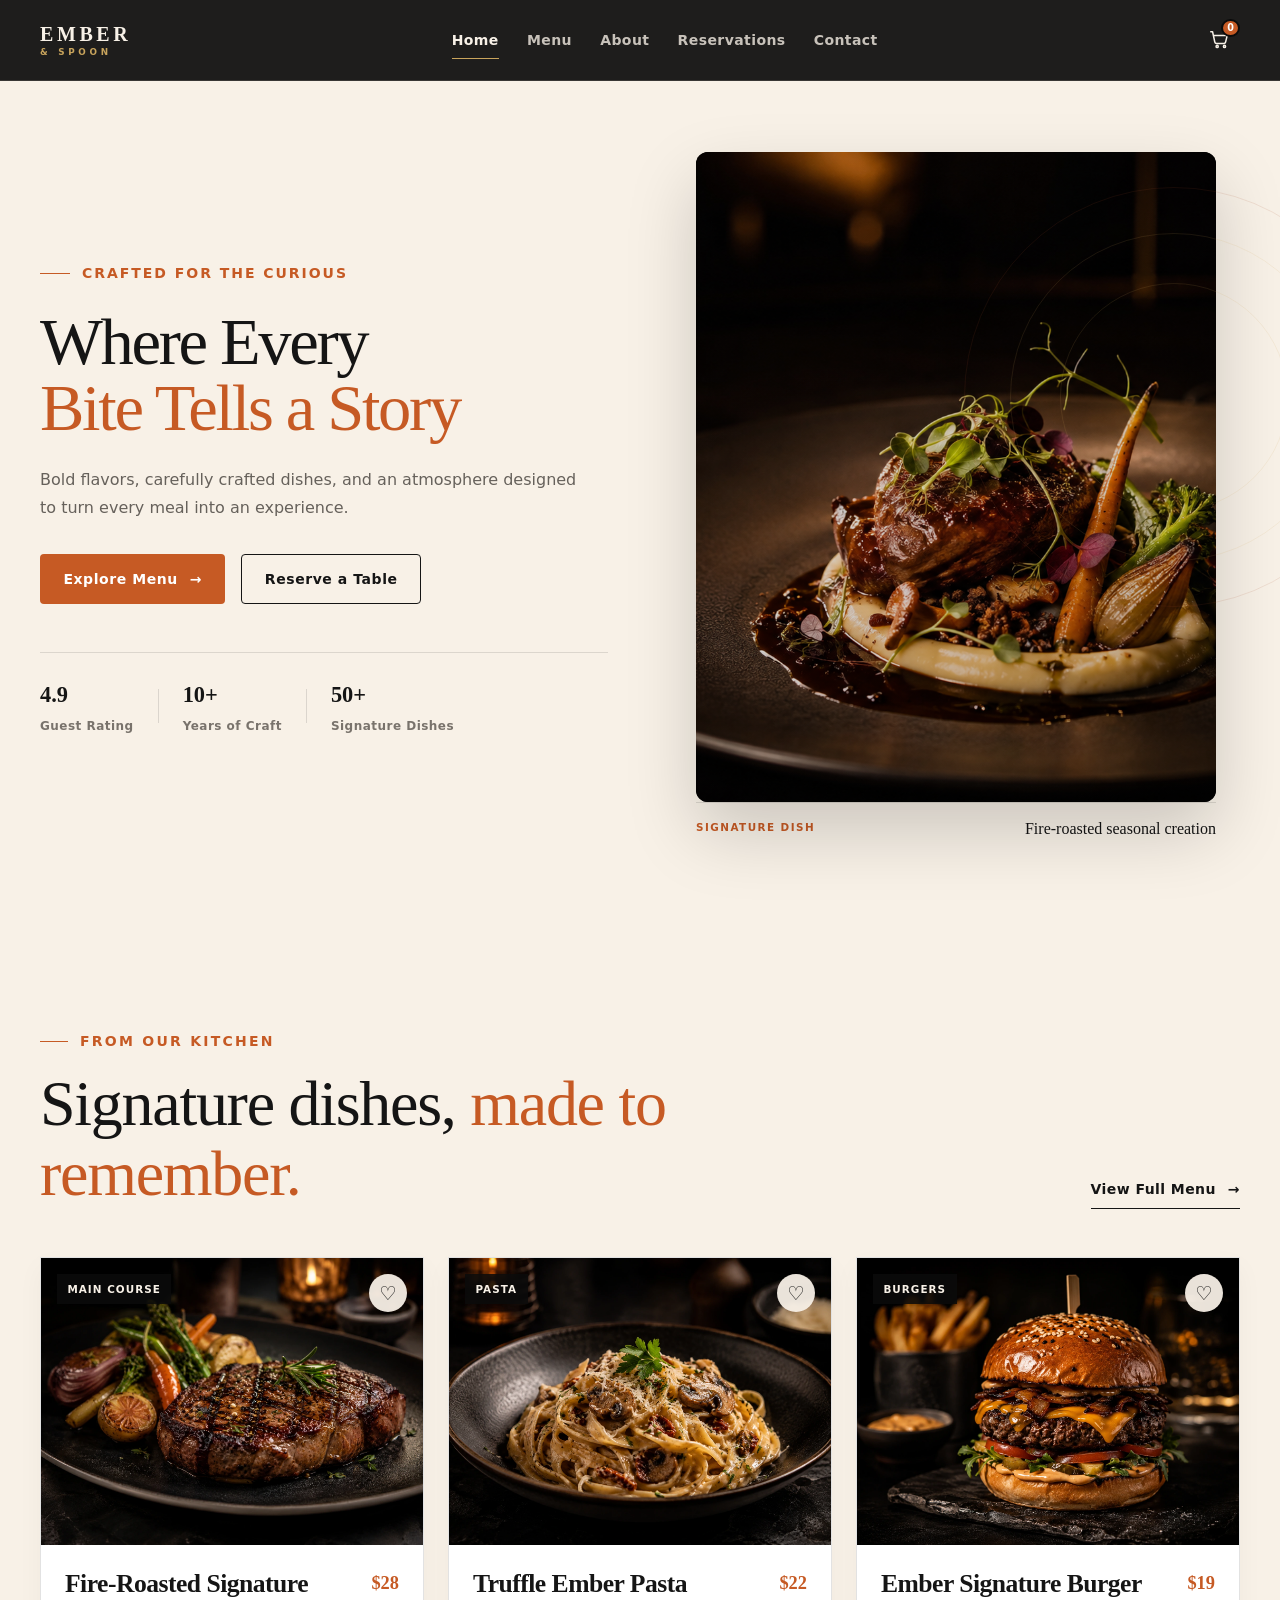
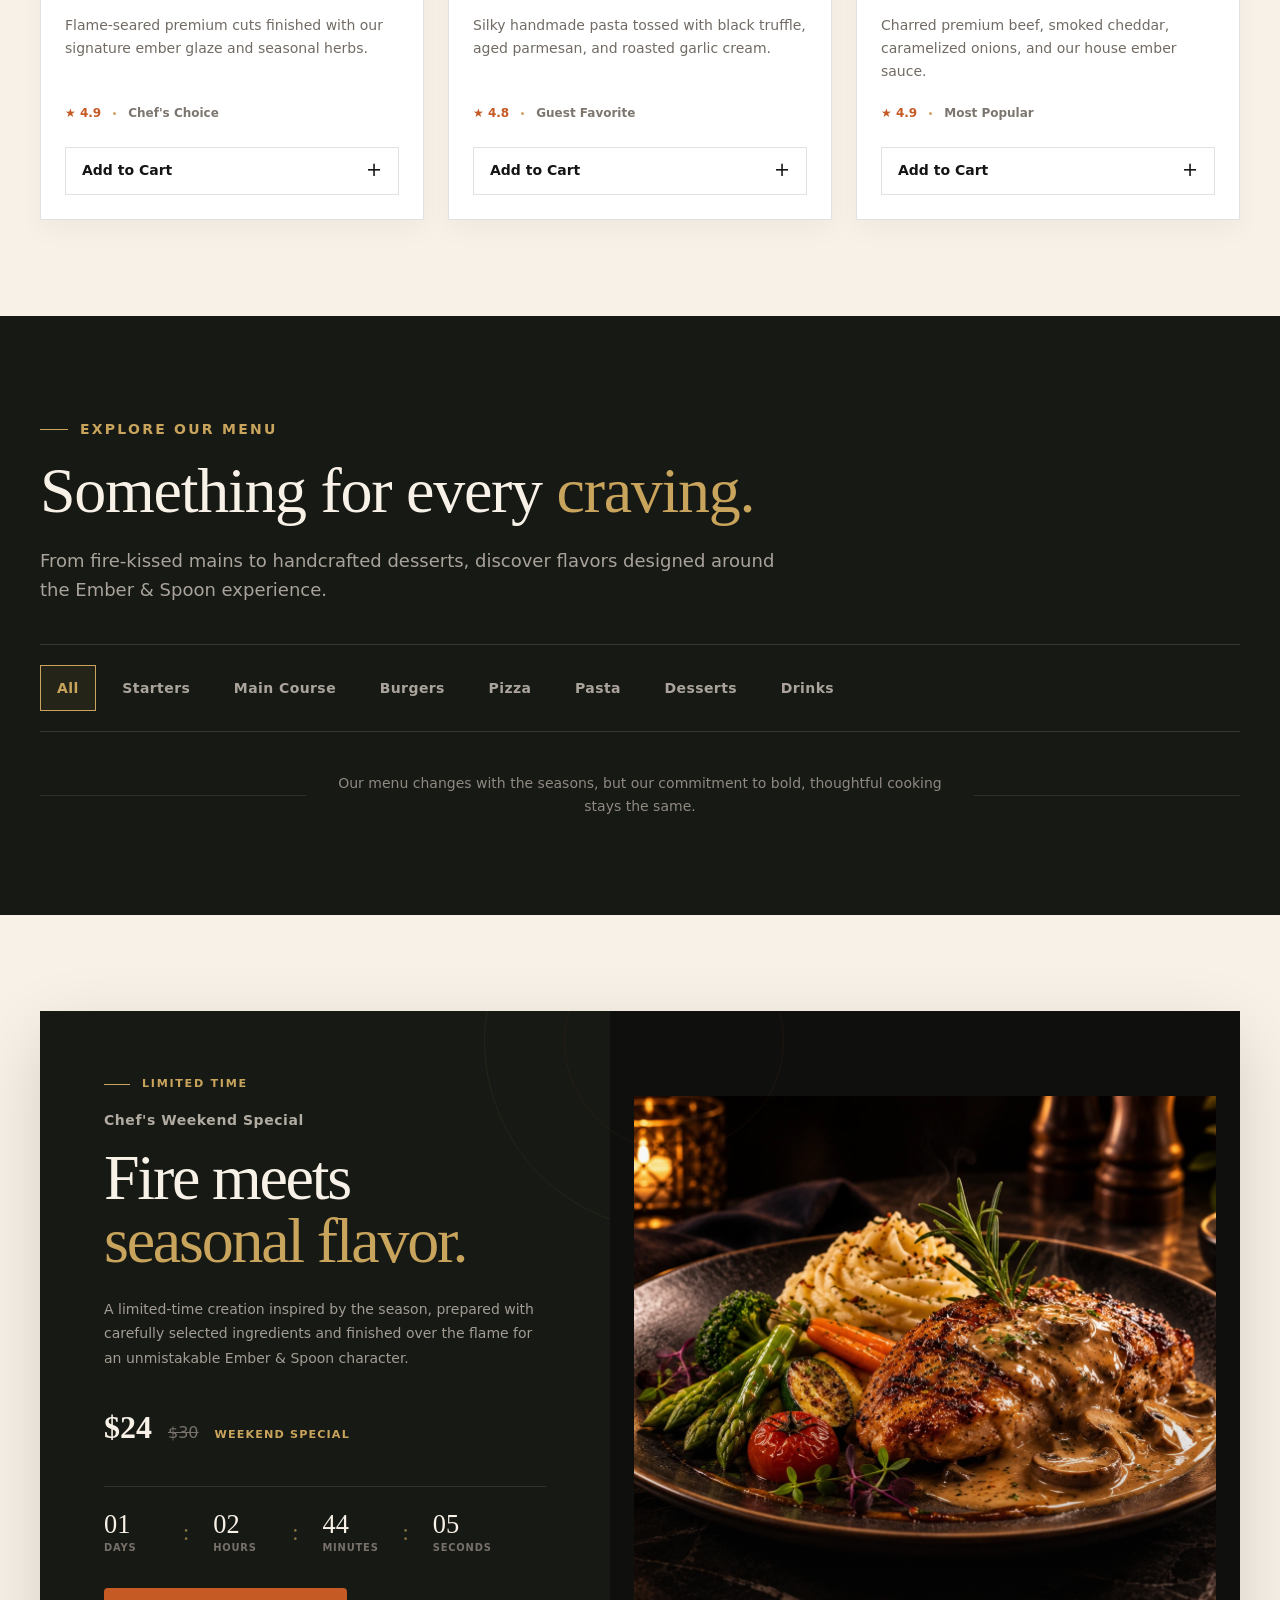
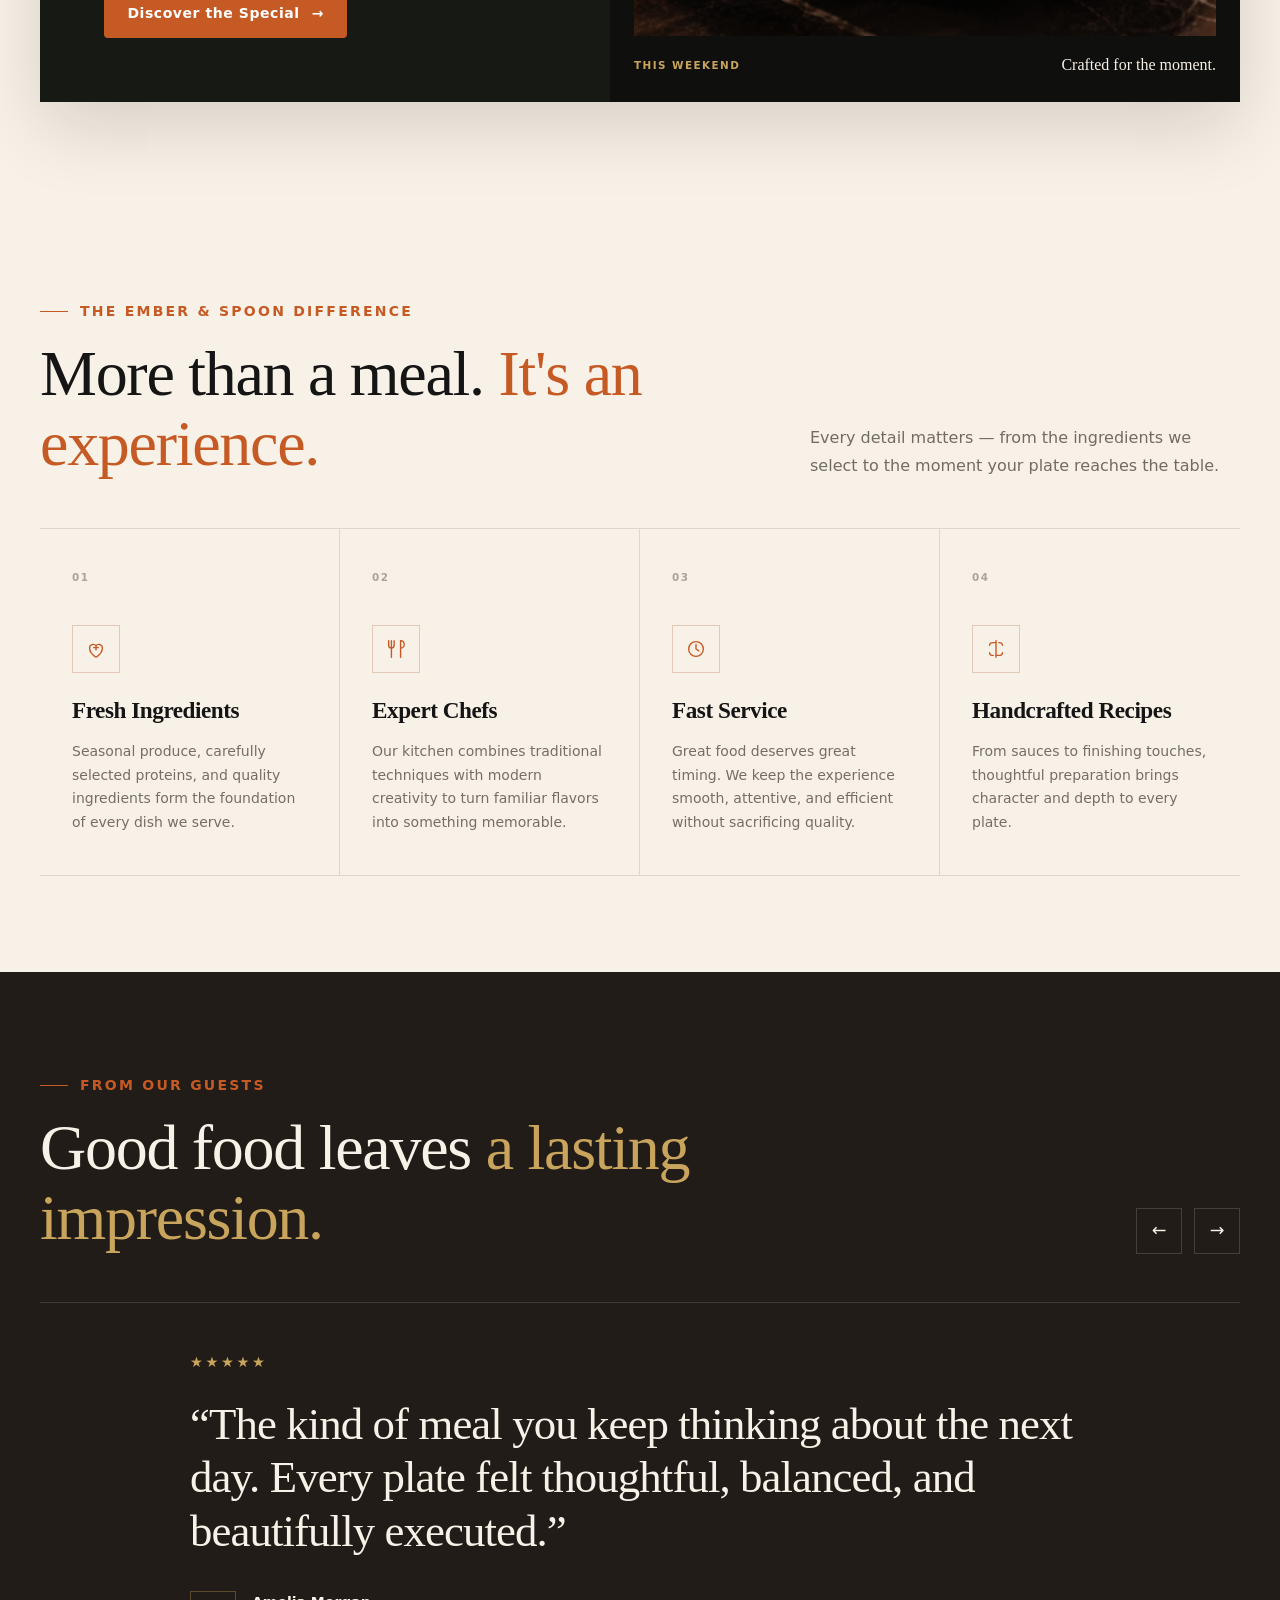
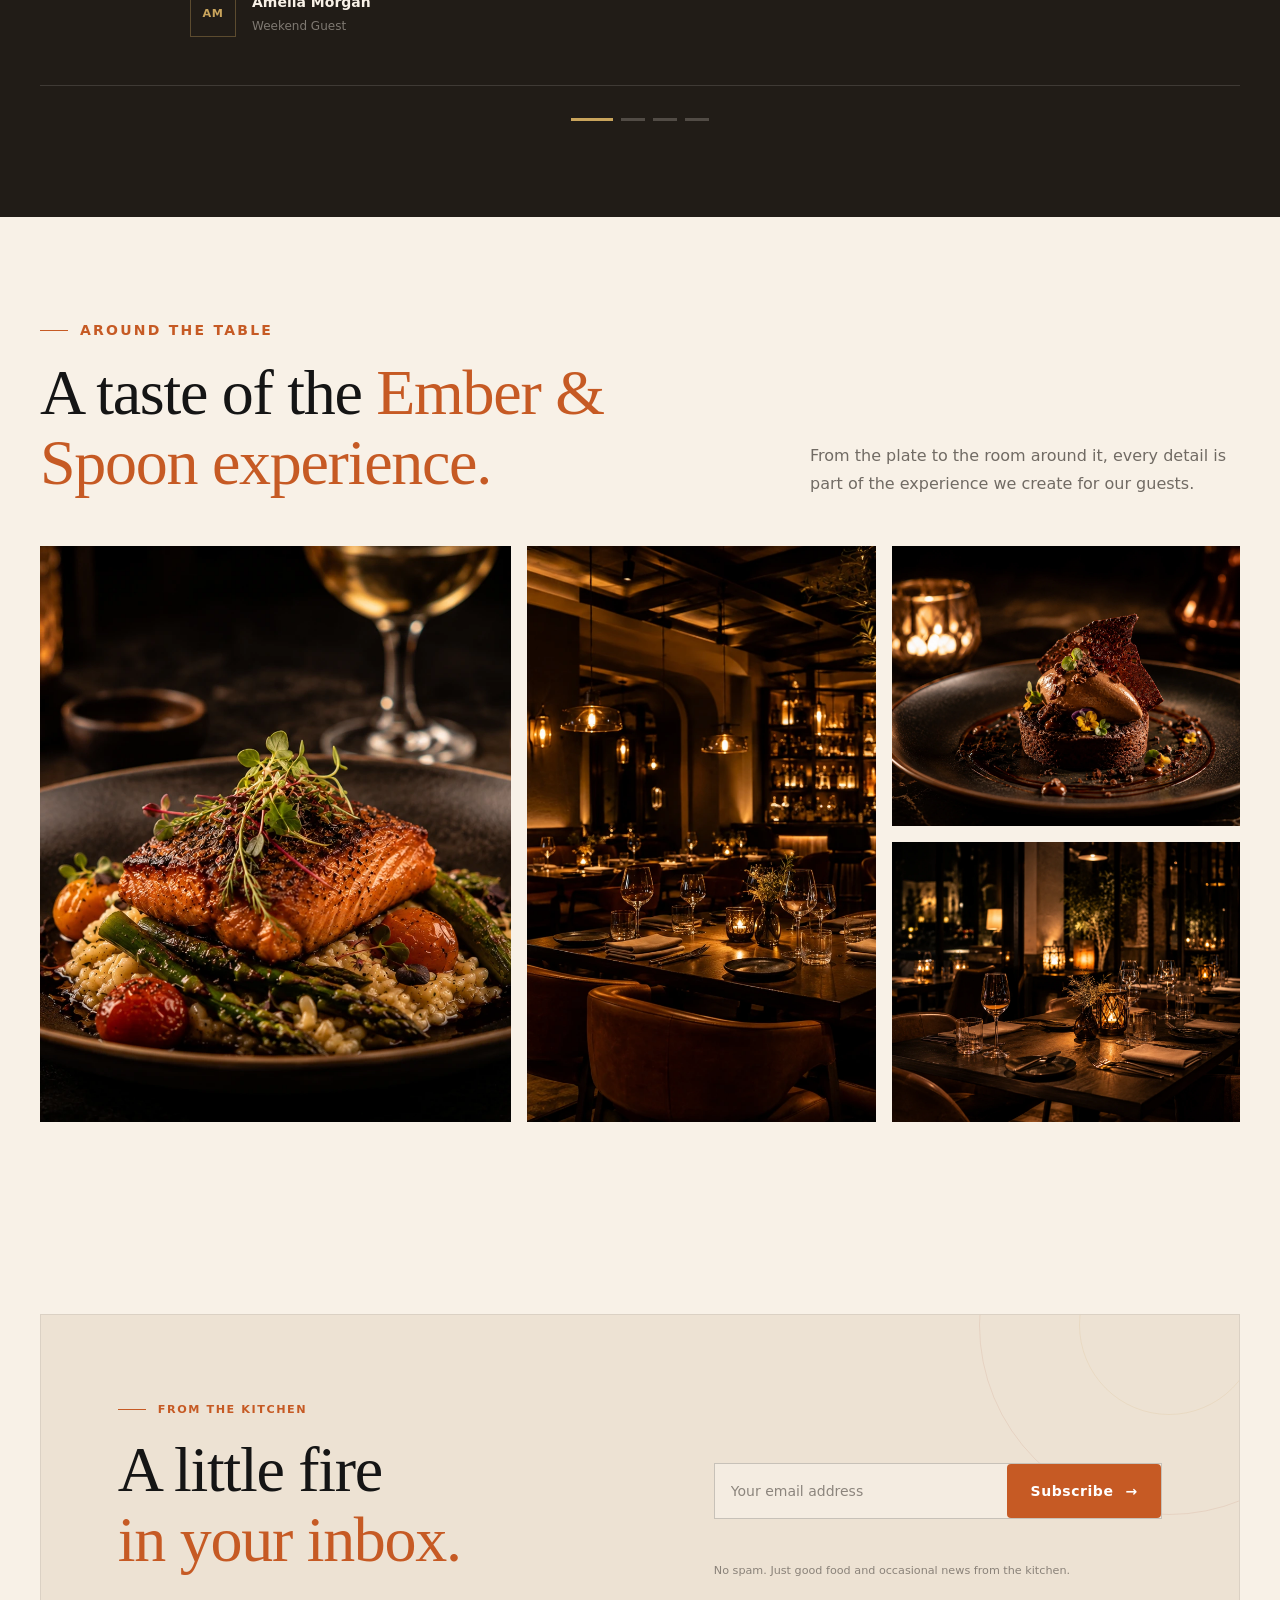
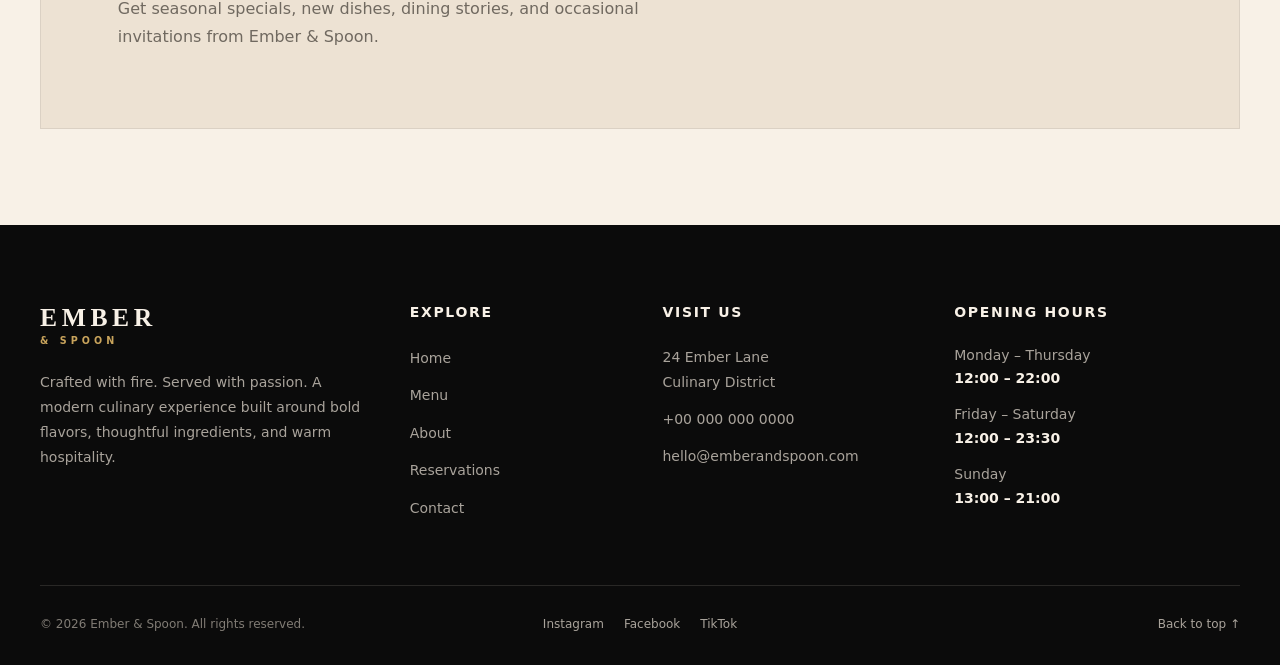
<file: index.html>
<!DOCTYPE html>
<html lang="en">

<head>
    <meta charset="UTF-8">

    <meta
        name="viewport"
        content="width=device-width, initial-scale=1.0"
    >

    <meta
        name="description"
        content="Ember & Spoon — Crafted with fire. Served with passion."
    >

    <title>Ember & Spoon | Crafted with Fire</title>

    <link rel="stylesheet" href="css/style.css">
</head>

<body>

<a
    href="#main-content"
    class="skip-link"
>
    Skip to main content
</a>

    <!-- =====================================================
         HEADER / NAVIGATION
         ===================================================== -->

    <header class="site-header" id="site-header">

        <nav class="navbar container" aria-label="Main navigation">

            <!-- Logo / Home Link -->
            <a
                href="index.html"
                class="navbar-logo"
                aria-label="Ember & Spoon Home"
            >
                <span class="navbar-logo-main">
                    EMBER
                </span>

                <span class="navbar-logo-sub">
                    & SPOON
                </span>
            </a>


            <!-- Desktop Navigation -->
            <div class="navbar-nav" id="main-navigation">

                <a
                    href="index.html"
                    class="navbar-link active"
                    aria-current="page"
                >
                    Home
                </a>

                <a
                    href="menu.html"
                    class="navbar-link"
                >
                    Menu
                </a>

                <a
                    href="about.html"
                    class="navbar-link"
                >
                    About
                </a>

                <a
                    href="reservations.html"
                    class="navbar-link"
                >
                    Reservations
                </a>

                <a
                    href="contact.html"
                    class="navbar-link"
                >
                    Contact
                </a>

            </div>


            <!-- Right-side Actions -->
            <div class="navbar-actions">

                <!-- Cart -->
                <a
                    href="cart.html"
                    class="navbar-cart"
                    aria-label="Shopping cart"
                >

                    <svg
                        class="cart-icon"
                        viewBox="0 0 24 24"
                        aria-hidden="true"
                        focusable="false"
                    >
                        <path
                            d="M3 3h2l2.4 11.2a2 2 0 0 0 2 1.6h7.8a2 2 0 0 0 2-1.6L21 7H6"
                        ></path>

                        <circle
                            cx="10"
                            cy="19"
                            r="1.2"
                        ></circle>

                        <circle
                            cx="18"
                            cy="19"
                            r="1.2"
                        ></circle>
                    </svg>

                    <span
                        class="cart-count"
                        id="cart-count"
                        aria-label="0 items in cart"
                    >
                        0
                    </span>

                </a>


                <!-- Mobile Menu Button -->
                <button
                    class="navbar-toggle"
                    id="navbar-toggle"
                    type="button"
                    aria-label="Open navigation menu"
                    aria-expanded="false"
                    aria-controls="main-navigation"
                >

                    <span></span>
                    <span></span>
                    <span></span>

                </button>

            </div>

        </nav>

    </header>


    <!-- Main Content -->
    <!-- =====================================================
     HOME HERO
     ===================================================== -->

<main id="main-content">

    <section class="hero" id="home">

        <div class="container hero-container">

            <!-- Hero Content -->

            <div class="hero-content">

                <p class="hero-eyebrow">
                    <span class="hero-eyebrow-line"></span>
                    Crafted for the curious
                </p>


                <h1 class="hero-title">
                    Where Every
                    <span>Bite Tells a Story</span>
                </h1>


                <p class="hero-description">
                    Bold flavors, carefully crafted dishes, and
                    an atmosphere designed to turn every meal
                    into an experience.
                </p>


                <div class="hero-actions">

                    <a
                        href="menu.html"
                        class="btn btn-primary"
                    >
                        Explore Menu

                        <span aria-hidden="true">
                            →
                        </span>
                    </a>


                    <a
                        href="reservations.html"
                        class="btn btn-outline hero-secondary-button"
                    >
                        Reserve a Table
                    </a>

                </div>


                <!-- Small Trust Indicators -->

                <div class="hero-details">

                    <div class="hero-detail">

                        <strong>
                            4.9
                        </strong>

                        <span>
                            Guest Rating
                        </span>

                    </div>


                    <div class="hero-detail-divider"></div>


                    <div class="hero-detail">

                        <strong>
                            10+
                        </strong>

                        <span>
                            Years of Craft
                        </span>

                    </div>


                    <div class="hero-detail-divider"></div>


                    <div class="hero-detail">

                        <strong>
                            50+
                        </strong>

                        <span>
                            Signature Dishes
                        </span>

                    </div>

                </div>

            </div>


            <!-- Hero Image -->

            <div class="hero-visual">

    <div class="hero-image-wrapper">

        <img
            src="images\hero-food.webp.webp"
            alt="Beautifully plated signature dish at Ember & Spoon"
            class="hero-image"
        >

    </div>

    <div class="hero-image-caption">

        <span>
            Signature Dish
        </span>

        <strong>
            Fire-roasted seasonal creation
        </strong>

    </div>

</div>

        <!-- Decorative Background Detail -->

        <div
            class="hero-decoration"
            aria-hidden="true"
        ></div>

    </section>
    <!-- =====================================================
     FEATURED DISHES
     ===================================================== -->

<section class="featured-dishes section">

    <div class="container">

        <!-- Section Header -->

        <div class="section-header featured-header">

            <div>
                <span class="section-label">
                    From Our Kitchen
                </span>

                <h2 class="section-title">
                    Signature dishes,
                    <span class="featured-title-accent">
                        made to remember.
                    </span>
                </h2>
            </div>

            <a
                href="menu.html"
                class="featured-menu-link"
            >
                View Full Menu
                <span aria-hidden="true">→</span>
            </a>

        </div>


        <!-- Dish Cards -->

        <div class="featured-grid">


            <!-- Dish 01 -->

            <article
                class="dish-card"
                data-dish-id="dish-01"
            >

                <div class="dish-image-wrapper">

                    <img
                        src="./images/dish-01.webp"
                        alt="Fire-roasted signature grilled dish"
                        class="dish-image"
                        loading="lazy"
                    >

                    <span class="dish-category">
                        Main Course
                    </span>


                    <button
                        class="dish-favorite"
                        type="button"
                        aria-label="Add Fire-Roasted Signature to favorites"
                        aria-pressed="false"
                    >
                        ♡
                    </button>

                </div>


                <div class="dish-content">

                    <div class="dish-heading-row">

                        <h3 class="dish-name">
                            Fire-Roasted Signature
                        </h3>

                        <span class="dish-price">
                            $28
                        </span>

                    </div>


                    <p class="dish-description">
                        Flame-seared premium cuts finished
                        with our signature ember glaze and
                        seasonal herbs.
                    </p>


                    <div class="dish-meta">

                        <span class="dish-rating">
                            ★ 4.9
                        </span>

                        <span class="dish-meta-divider"></span>

                        <span>
                            Chef's Choice
                        </span>

                    </div>


                    <button
                        class="dish-cart-button"
                        type="button"
                        data-add-to-cart="dish-01"
                    >
                        Add to Cart

                        <span aria-hidden="true">
                            +
                        </span>
                    </button>

                </div>

            </article>


            <!-- Dish 02 -->

            <article
                class="dish-card"
                data-dish-id="dish-02"
            >

                <div class="dish-image-wrapper">

                    <img
                        src="./images/dish-02.webp"
                        alt="Gourmet truffle pasta served at Ember and Spoon"
                        class="dish-image"
                        loading="lazy"
                    >

                    <span class="dish-category">
                        Pasta
                    </span>


                    <button
                        class="dish-favorite"
                        type="button"
                        aria-label="Add Truffle Ember Pasta to favorites"
                        aria-pressed="false"
                    >
                        ♡
                    </button>

                </div>


                <div class="dish-content">

                    <div class="dish-heading-row">

                        <h3 class="dish-name">
                            Truffle Ember Pasta
                        </h3>

                        <span class="dish-price">
                            $22
                        </span>

                    </div>


                    <p class="dish-description">
                        Silky handmade pasta tossed with black
                        truffle, aged parmesan, and roasted
                        garlic cream.
                    </p>


                    <div class="dish-meta">

                        <span class="dish-rating">
                            ★ 4.8
                        </span>

                        <span class="dish-meta-divider"></span>

                        <span>
                            Guest Favorite
                        </span>

                    </div>


                    <button
                        class="dish-cart-button"
                        type="button"
                        data-add-to-cart="dish-02"
                    >
                        Add to Cart

                        <span aria-hidden="true">
                            +
                        </span>
                    </button>

                </div>

            </article>


            <!-- Dish 03 -->

            <article
                class="dish-card"
                data-dish-id="dish-03"
            >

                <div class="dish-image-wrapper">

                    <img
                        src="./images/dish-03.webp"
                        alt="Premium signature burger at Ember and Spoon"
                        class="dish-image"
                        loading="lazy"
                    >

                    <span class="dish-category">
                        Burgers
                    </span>


                    <button
                        class="dish-favorite"
                        type="button"
                        aria-label="Add Ember Signature Burger to favorites"
                        aria-pressed="false"
                    >
                        ♡
                    </button>

                </div>


                <div class="dish-content">

                    <div class="dish-heading-row">

                        <h3 class="dish-name">
                            Ember Signature Burger
                        </h3>

                        <span class="dish-price">
                            $19
                        </span>

                    </div>


                    <p class="dish-description">
                        Charred premium beef, smoked cheddar,
                        caramelized onions, and our house
                        ember sauce.
                    </p>


                    <div class="dish-meta">

                        <span class="dish-rating">
                            ★ 4.9
                        </span>

                        <span class="dish-meta-divider"></span>

                        <span>
                            Most Popular
                        </span>

                    </div>


                    <button
                        class="dish-cart-button"
                        type="button"
                        data-add-to-cart="dish-03"
                    >
                        Add to Cart

                        <span aria-hidden="true">
                            +
                        </span>
                    </button>

                </div>

            </article>

        </div>

    </div>

</section>

<!-- =====================================================
     FOOD CATEGORIES
     ===================================================== -->

<section class="food-categories section" id="categories">

    <div class="container">

        <div class="section-header categories-header">

            <span class="section-label">
                Explore Our Menu
            </span>

            <h2 class="section-title">
                Something for every
                <span class="categories-title-accent">
                    craving.
                </span>
            </h2>

            <p class="section-description">
                From fire-kissed mains to handcrafted desserts,
                discover flavors designed around the Ember & Spoon
                experience.
            </p>

        </div>


        <!-- Category Navigation -->

        <div
            class="category-list"
            role="tablist"
            aria-label="Food categories"
        >

            <button
                class="category-button active"
                type="button"
                role="tab"
                aria-selected="true"
                data-category="all"
            >
                All
            </button>


            <button
                class="category-button"
                type="button"
                role="tab"
                aria-selected="false"
                data-category="starters"
            >
                Starters
            </button>


            <button
                class="category-button"
                type="button"
                role="tab"
                aria-selected="false"
                data-category="main-course"
            >
                Main Course
            </button>


            <button
                class="category-button"
                type="button"
                role="tab"
                aria-selected="false"
                data-category="burgers"
            >
                Burgers
            </button>


            <button
                class="category-button"
                type="button"
                role="tab"
                aria-selected="false"
                data-category="pizza"
            >
                Pizza
            </button>


            <button
                class="category-button"
                type="button"
                role="tab"
                aria-selected="false"
                data-category="pasta"
            >
                Pasta
            </button>


            <button
                class="category-button"
                type="button"
                role="tab"
                aria-selected="false"
                data-category="desserts"
            >
                Desserts
            </button>


            <button
                class="category-button"
                type="button"
                role="tab"
                aria-selected="false"
                data-category="drinks"
            >
                Drinks
            </button>

        </div>


        <!-- Small Visual Placeholder Area -->

        <div class="category-intro">

            <div class="category-intro-line"></div>

            <p>
                Our menu changes with the seasons, but our
                commitment to bold, thoughtful cooking stays the same.
            </p>

            <div class="category-intro-line"></div>

        </div>

    </div>

</section>

<!-- =====================================================
     CHEF'S WEEKEND SPECIAL
     ===================================================== -->

<section class="weekend-special section" id="special">

    <div class="container">

        <div class="special-card">

            <!-- Special Content -->

            <div class="special-content">

                <span class="special-eyebrow">
                    Limited Time
                </span>


                <p class="special-kicker">
                    Chef's Weekend Special
                </p>


                <h2 class="special-title">
                    Fire meets
                    <span>seasonal flavor.</span>
                </h2>


                <p class="special-description">
                    A limited-time creation inspired by the season,
                    prepared with carefully selected ingredients and
                    finished over the flame for an unmistakable Ember
                    & Spoon character.
                </p>


                <!-- Price -->

                <div class="special-price">

                    <span class="special-price-current">
                        $24
                    </span>

                    <span class="special-price-old">
                        $30
                    </span>

                    <span class="special-price-note">
                        Weekend Special
                    </span>

                </div>


                <!-- Countdown -->

                <div
                    class="countdown"
                    id="special-countdown"
                    aria-label="Weekend special countdown"
                >

                    <div class="countdown-unit">

                        <strong
                            id="countdown-days"
                        >
                            00
                        </strong>

                        <span>
                            Days
                        </span>

                    </div>


                    <div
                        class="countdown-divider"
                        aria-hidden="true"
                    >
                        :
                    </div>


                    <div class="countdown-unit">

                        <strong
                            id="countdown-hours"
                        >
                            00
                        </strong>

                        <span>
                            Hours
                        </span>

                    </div>


                    <div
                        class="countdown-divider"
                        aria-hidden="true"
                    >
                        :
                    </div>


                    <div class="countdown-unit">

                        <strong
                            id="countdown-minutes"
                        >
                            00
                        </strong>

                        <span>
                            Minutes
                        </span>

                    </div>


                    <div
                        class="countdown-divider"
                        aria-hidden="true"
                    >
                        :
                    </div>


                    <div class="countdown-unit">

                        <strong
                            id="countdown-seconds"
                        >
                            00
                        </strong>

                        <span>
                            Seconds
                        </span>

                    </div>

                </div>


                <a
                    href="menu.html"
                    class="btn btn-primary special-button"
                >
                    Discover the Special

                    <span aria-hidden="true">
                        →
                    </span>
                </a>

            </div>


            <!-- Special Image -->

            <div class="special-visual">

                <div class="special-image-wrapper">

                    <img
                        src="./images/weekend-special.webp"
                        alt="Chef's weekend special plated at Ember & Spoon"
                        class="special-image"
                        loading="lazy"
                    >

                </div>


                <div class="special-image-caption">

                    <span>
                        This Weekend
                    </span>

                    <strong>
                        Crafted for the moment.
                    </strong>

                </div>

            </div>

        </div>

    </div>

</section>

<!-- =====================================================
     WHY CHOOSE US
     ===================================================== -->

<section class="why-us section">

    <div class="container">

        <!-- Section Header -->

        <div class="why-us-header">

            <div>

                <span class="section-label">
                    The Ember & Spoon Difference
                </span>

                <h2 class="section-title">
                    More than a meal.
                    <span class="why-title-accent">
                        It's an experience.
                    </span>
                </h2>

            </div>


            <p class="why-us-intro">
                Every detail matters — from the ingredients we
                select to the moment your plate reaches the table.
            </p>

        </div>


        <!-- Feature Cards -->

        <div class="why-us-grid">


            <!-- Feature 1 -->

            <article class="why-card">

                <div class="why-card-number">
                    01
                </div>

                <div class="why-card-icon" aria-hidden="true">

                    <svg
                        viewBox="0 0 24 24"
                        fill="none"
                    >
                        <path
                            d="M12 21s-7-4.35-7-10a4 4 0 0 1 7-2.65A4 4 0 0 1 19 11c0 5.65-7 10-7 10Z"
                        ></path>

                        <path
                            d="M12 8v5"
                        ></path>

                        <path
                            d="M9.5 10.5h5"
                        ></path>
                    </svg>

                </div>

                <h3>
                    Fresh Ingredients
                </h3>

                <p>
                    Seasonal produce, carefully selected proteins,
                    and quality ingredients form the foundation of
                    every dish we serve.
                </p>

            </article>


            <!-- Feature 2 -->

            <article class="why-card">

                <div class="why-card-number">
                    02
                </div>

                <div class="why-card-icon" aria-hidden="true">

                    <svg
                        viewBox="0 0 24 24"
                        fill="none"
                    >
                        <path
                            d="M7 3v8"
                        ></path>

                        <path
                            d="M4 3v5a3 3 0 0 0 6 0V3"
                        ></path>

                        <path
                            d="M7 11v10"
                        ></path>

                        <path
                            d="M17 3v18"
                        ></path>

                        <path
                            d="M17 3a4 4 0 0 1 0 8"
                        ></path>
                    </svg>

                </div>

                <h3>
                    Expert Chefs
                </h3>

                <p>
                    Our kitchen combines traditional techniques
                    with modern creativity to turn familiar flavors
                    into something memorable.
                </p>

            </article>


            <!-- Feature 3 -->

            <article class="why-card">

                <div class="why-card-number">
                    03
                </div>

                <div class="why-card-icon" aria-hidden="true">

                    <svg
                        viewBox="0 0 24 24"
                        fill="none"
                    >
                        <circle
                            cx="12"
                            cy="12"
                            r="8"
                        ></circle>

                        <path
                            d="M12 7v5l3 2"
                        ></path>
                    </svg>

                </div>

                <h3>
                    Fast Service
                </h3>

                <p>
                    Great food deserves great timing. We keep the
                    experience smooth, attentive, and efficient
                    without sacrificing quality.
                </p>

            </article>


            <!-- Feature 4 -->

            <article class="why-card">

                <div class="why-card-number">
                    04
                </div>

                <div class="why-card-icon" aria-hidden="true">

                    <svg
                        viewBox="0 0 24 24"
                        fill="none"
                    >
                        <path
                            d="M12 3v18"
                        ></path>

                        <path
                            d="M5 8c0-2 2-3 4-3h3"
                        ></path>

                        <path
                            d="M19 16c0 2-2 3-4 3h-3"
                        ></path>

                        <path
                            d="M5 16c0 2 2 3 4 3"
                        ></path>

                        <path
                            d="M19 8c0-2-2-3-4-3"
                        ></path>
                    </svg>

                </div>

                <h3>
                    Handcrafted Recipes
                </h3>

                <p>
                    From sauces to finishing touches, thoughtful
                    preparation brings character and depth to
                    every plate.
                </p>

            </article>

        </div>

    </div>

</section>

<!-- =====================================================
     CUSTOMER TESTIMONIALS
     ===================================================== -->

<section class="testimonials section">

    <div class="container">

        <div class="testimonials-header">

            <div>

                <span class="section-label">
                    From Our Guests
                </span>

                <h2 class="section-title">
                    Good food leaves
                    <span class="testimonials-title-accent">
                        a lasting impression.
                    </span>
                </h2>

            </div>


            <div class="testimonial-controls">

                <button
                    class="testimonial-control"
                    type="button"
                    id="testimonial-prev"
                    aria-label="Previous testimonial"
                >
                    ←
                </button>

                <button
                    class="testimonial-control"
                    type="button"
                    id="testimonial-next"
                    aria-label="Next testimonial"
                >
                    →
                </button>

            </div>

        </div>


        <!-- Testimonial Slider -->

        <div
            class="testimonial-slider"
            aria-live="polite"
        >

            <article
                class="testimonial active"
                data-testimonial="0"
            >

                <div class="testimonial-rating">
                    ★★★★★
                </div>


                <blockquote class="testimonial-quote">
                    “The kind of meal you keep thinking about the
                    next day. Every plate felt thoughtful, balanced,
                    and beautifully executed.”
                </blockquote>


                <div class="testimonial-author">

                    <div
                        class="testimonial-avatar"
                        aria-hidden="true"
                    >
                        AM
                    </div>

                    <div>

                        <strong>
                            Amelia Morgan
                        </strong>

                        <span>
                            Weekend Guest
                        </span>

                    </div>

                </div>

            </article>


            <article
                class="testimonial"
                data-testimonial="1"
            >

                <div class="testimonial-rating">
                    ★★★★★
                </div>


                <blockquote class="testimonial-quote">
                    “From the atmosphere to the final bite, Ember &
                    Spoon made the entire evening feel special without
                    ever feeling pretentious.”
                </blockquote>


                <div class="testimonial-author">

                    <div
                        class="testimonial-avatar"
                        aria-hidden="true"
                    >
                        JR
                    </div>

                    <div>

                        <strong>
                            James Rivera
                        </strong>

                        <span>
                            Dinner Guest
                        </span>

                    </div>

                </div>

            </article>


            <article
                class="testimonial"
                data-testimonial="2"
            >

                <div class="testimonial-rating">
                    ★★★★★
                </div>


                <blockquote class="testimonial-quote">
                    “The flavors are bold, the ingredients taste
                    incredibly fresh, and the service is exactly
                    what you want from a great restaurant.”
                </blockquote>


                <div class="testimonial-author">

                    <div
                        class="testimonial-avatar"
                        aria-hidden="true"
                    >
                        SK
                    </div>

                    <div>

                        <strong>
                            Sophia Khan
                        </strong>

                        <span>
                            Regular Guest
                        </span>

                    </div>

                </div>

            </article>


            <article
                class="testimonial"
                data-testimonial="3"
            >

                <div class="testimonial-rating">
                    ★★★★★
                </div>


                <blockquote class="testimonial-quote">
                    “A beautiful balance of comfort and creativity.
                    The food feels familiar enough to love and
                    different enough to remember.”
                </blockquote>


                <div class="testimonial-author">

                    <div
                        class="testimonial-avatar"
                        aria-hidden="true"
                    >
                        DN
                    </div>

                    <div>

                        <strong>
                            Daniel Noor
                        </strong>

                        <span>
                            First-Time Guest
                        </span>

                    </div>

                </div>

            </article>

        </div>


        <!-- Slider Indicators -->

        <div
            class="testimonial-indicators"
            role="tablist"
            aria-label="Testimonial navigation"
        >

            <button
                class="testimonial-indicator active"
                type="button"
                data-slide="0"
                aria-label="Show testimonial 1"
                aria-selected="true"
            ></button>

            <button
                class="testimonial-indicator"
                type="button"
                data-slide="1"
                aria-label="Show testimonial 2"
                aria-selected="false"
            ></button>

            <button
                class="testimonial-indicator"
                type="button"
                data-slide="2"
                aria-label="Show testimonial 3"
                aria-selected="false"
            ></button>

            <button
                class="testimonial-indicator"
                type="button"
                data-slide="3"
                aria-label="Show testimonial 4"
                aria-selected="false"
            ></button>

        </div>

    </div>

</section>

<!-- =====================================================
     FOOD GALLERY
     ===================================================== -->

<section class="food-gallery section">

    <div class="container">

        <!-- Gallery Header -->

        <div class="gallery-header">

            <div>

                <span class="section-label">
                    Around the Table
                </span>

                <h2 class="section-title">
                    A taste of the
                    <span class="gallery-title-accent">
                        Ember & Spoon experience.
                    </span>
                </h2>

            </div>


            <p class="gallery-intro">
                From the plate to the room around it, every detail
                is part of the experience we create for our guests.
            </p>

        </div>


        <!-- Gallery Grid -->

        <div class="gallery-grid">


            <!-- Gallery Item 1 -->

            <a
                href="images/gallery/gallery-01.webp"
                class="gallery-item gallery-item-large"
                aria-label="View signature Ember & Spoon food photography"
            >

                <img
                    src="images/gallery/gallery-01.webp"
                    alt="Signature dish beautifully presented at Ember & Spoon"
                    loading="lazy"
                >

                <div class="gallery-overlay">

                    <div>

                        <span>
                            Signature Plates
                        </span>

                        <strong>
                            Crafted with intention.
                        </strong>

                    </div>

                    <span
                        class="gallery-arrow"
                        aria-hidden="true"
                    >
                        ↗
                    </span>

                </div>

            </a>


            <!-- Gallery Item 2 -->

            <a
                href="images/gallery/gallery-02.webp"
                class="gallery-item gallery-item-tall"
                aria-label="View Ember & Spoon restaurant interior"
            >

                <img
                    src="images/gallery/gallery-02.webp"
                    alt="Warmly lit dining interior at Ember & Spoon"
                    loading="lazy"
                >

                <div class="gallery-overlay">

                    <div>

                        <span>
                            The Atmosphere
                        </span>

                        <strong>
                            Warm. Intimate. Unforgettable.
                        </strong>

                    </div>

                    <span
                        class="gallery-arrow"
                        aria-hidden="true"
                    >
                        ↗
                    </span>

                </div>

            </a>


            <!-- Gallery Item 3 -->

            <a
                href="images/gallery/gallery-03.webp"
                class="gallery-item"
                aria-label="View Ember & Spoon dessert"
            >

                <img
                    src="images/gallery/gallery-03.webp"
                    alt="Elegant gourmet dessert served at Ember & Spoon"
                    loading="lazy"
                >

                <div class="gallery-overlay">

                    <div>

                        <span>
                            Sweet Finish
                        </span>

                        <strong>
                            Save room for dessert.
                        </strong>

                    </div>

                    <span
                        class="gallery-arrow"
                        aria-hidden="true"
                    >
                        ↗
                    </span>

                </div>

            </a>


            <!-- Gallery Item 4 -->

            <a
                href="images/gallery/gallery-04.webp"
                class="gallery-item"
                aria-label="View Ember & Spoon dining experience"
            >

                <img
                    src="images/gallery/gallery-04.webp"
                    alt="Elegant restaurant table prepared for guests at Ember & Spoon"
                    loading="lazy"
                >

                <div class="gallery-overlay">

                    <div>

                        <span>
                            The Experience
                        </span>

                        <strong>
                            Made for good company.
                        </strong>

                    </div>

                    <span
                        class="gallery-arrow"
                        aria-hidden="true"
                    >
                        ↗
                    </span>

                </div>

            </a>

        </div>

    </div>

</section>

<!-- =====================================================
     NEWSLETTER
     ===================================================== -->

<section class="newsletter section">

    <div class="container">

        <div class="newsletter-card">

            <div class="newsletter-content">

                <span class="newsletter-eyebrow">
                    From The Kitchen
                </span>


                <h2 class="newsletter-title">
                    A little fire
                    <span>in your inbox.</span>
                </h2>


                <p class="newsletter-description">
                    Get seasonal specials, new dishes, dining
                    stories, and occasional invitations from
                    Ember & Spoon.
                </p>

            </div>


            <div class="newsletter-form-wrapper">

                <form
                    class="newsletter-form"
                    id="newsletter-form"
                    novalidate
                >

                    <label
                        for="newsletter-email"
                        class="sr-only"
                    >
                        Email address
                    </label>


                    <div class="newsletter-input-row">

                        <input
                            type="email"
                            id="newsletter-email"
                            name="email"
                            placeholder="Your email address"
                            autocomplete="email"
                            required
                            aria-describedby="newsletter-message"
                        >


                        <button
                            type="submit"
                            class="btn btn-primary newsletter-button"
                        >
                            Subscribe
                            <span aria-hidden="true">
                                →
                            </span>
                        </button>

                    </div>


                    <p
                        class="newsletter-message"
                        id="newsletter-message"
                        role="status"
                        aria-live="polite"
                    ></p>


                    <p class="newsletter-note">
                        No spam. Just good food and occasional
                        news from the kitchen.
                    </p>

                </form>

            </div>

        </div>

    </div>

</section>

</main>
    
    <!-- =====================================================
     FOOTER
     ===================================================== -->

<footer class="site-footer">

    <div class="container">

        <div class="footer-main">

            <!-- Brand -->
            <div class="footer-brand">

                <a
                    href="index.html"
                    class="footer-logo"
                    aria-label="Ember & Spoon Home"
                >
                    <span class="footer-logo-main">
                        EMBER
                    </span>

                    <span class="footer-logo-sub">
                        & SPOON
                    </span>
                </a>

                <p class="footer-description">
                    Crafted with fire. Served with passion.
                    A modern culinary experience built around
                    bold flavors, thoughtful ingredients, and
                    warm hospitality.
                </p>

            </div>


            <!-- Navigation -->
            <div class="footer-column">

                <h2 class="footer-heading">
                    Explore
                </h2>

                <ul class="footer-links">

                    <li>
                        <a href="index.html">
                            Home
                        </a>
                    </li>

                    <li>
                        <a href="menu.html">
                            Menu
                        </a>
                    </li>

                    <li>
                        <a href="about.html">
                            About
                        </a>
                    </li>

                    <li>
                        <a href="reservations.html">
                            Reservations
                        </a>
                    </li>

                    <li>
                        <a href="contact.html">
                            Contact
                        </a>
                    </li>

                </ul>

            </div>


            <!-- Contact -->
            <div class="footer-column">

                <h2 class="footer-heading">
                    Visit Us
                </h2>

                <address class="footer-contact">

                    <p>
                        24 Ember Lane
                        <br>
                        Culinary District
                    </p>

                    <a href="tel:+0000000000">
                        +00 000 000 0000
                    </a>

                    <a href="mailto:hello@emberandspoon.com">
                        hello@emberandspoon.com
                    </a>

                </address>

            </div>


            <!-- Opening Hours -->
            <div class="footer-column">

                <h2 class="footer-heading">
                    Opening Hours
                </h2>

                <div class="footer-hours">

                    <div class="footer-hours-row">
                        <span>Monday – Thursday</span>
                        <span>12:00 – 22:00</span>
                    </div>

                    <div class="footer-hours-row">
                        <span>Friday – Saturday</span>
                        <span>12:00 – 23:30</span>
                    </div>

                    <div class="footer-hours-row">
                        <span>Sunday</span>
                        <span>13:00 – 21:00</span>
                    </div>

                </div>

            </div>

        </div>


        <!-- Footer Bottom -->

        <div class="footer-bottom">

            <p>
                © <span id="current-year"></span>
                Ember & Spoon. All rights reserved.
            </p>


            <!-- Social Links -->

            <div class="footer-socials">

                <a
                    href="#"
                    aria-label="Instagram"
                >
                    Instagram
                </a>

                <a
                    href="#"
                    aria-label="Facebook"
                >
                    Facebook
                </a>

                <a
                    href="#"
                    aria-label="TikTok"
                >
                    TikTok
                </a>

            </div>


            <a
                href="#"
                class="footer-top-link"
            >
                Back to top ↑
            </a>

        </div>

    </div>

</footer>

    <script src="js/script.js"></script>

</body>

</html>
</file>
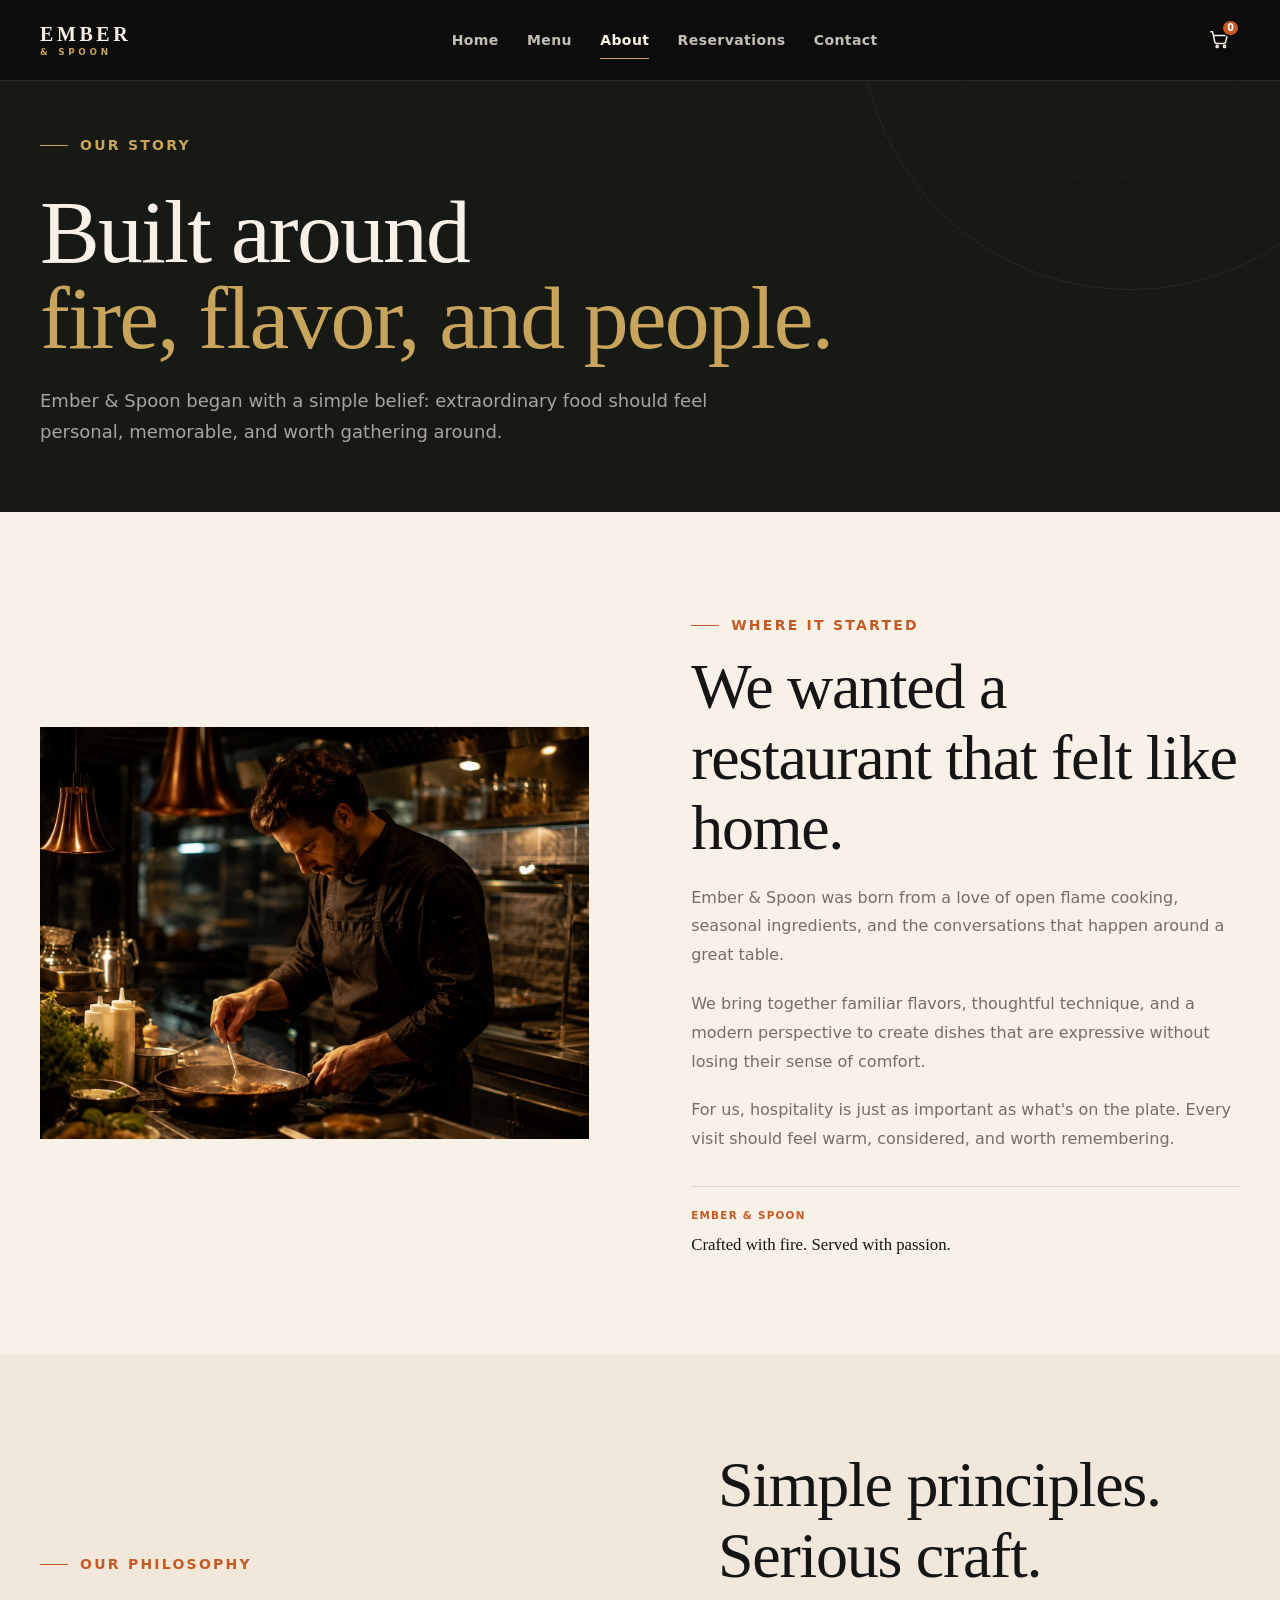
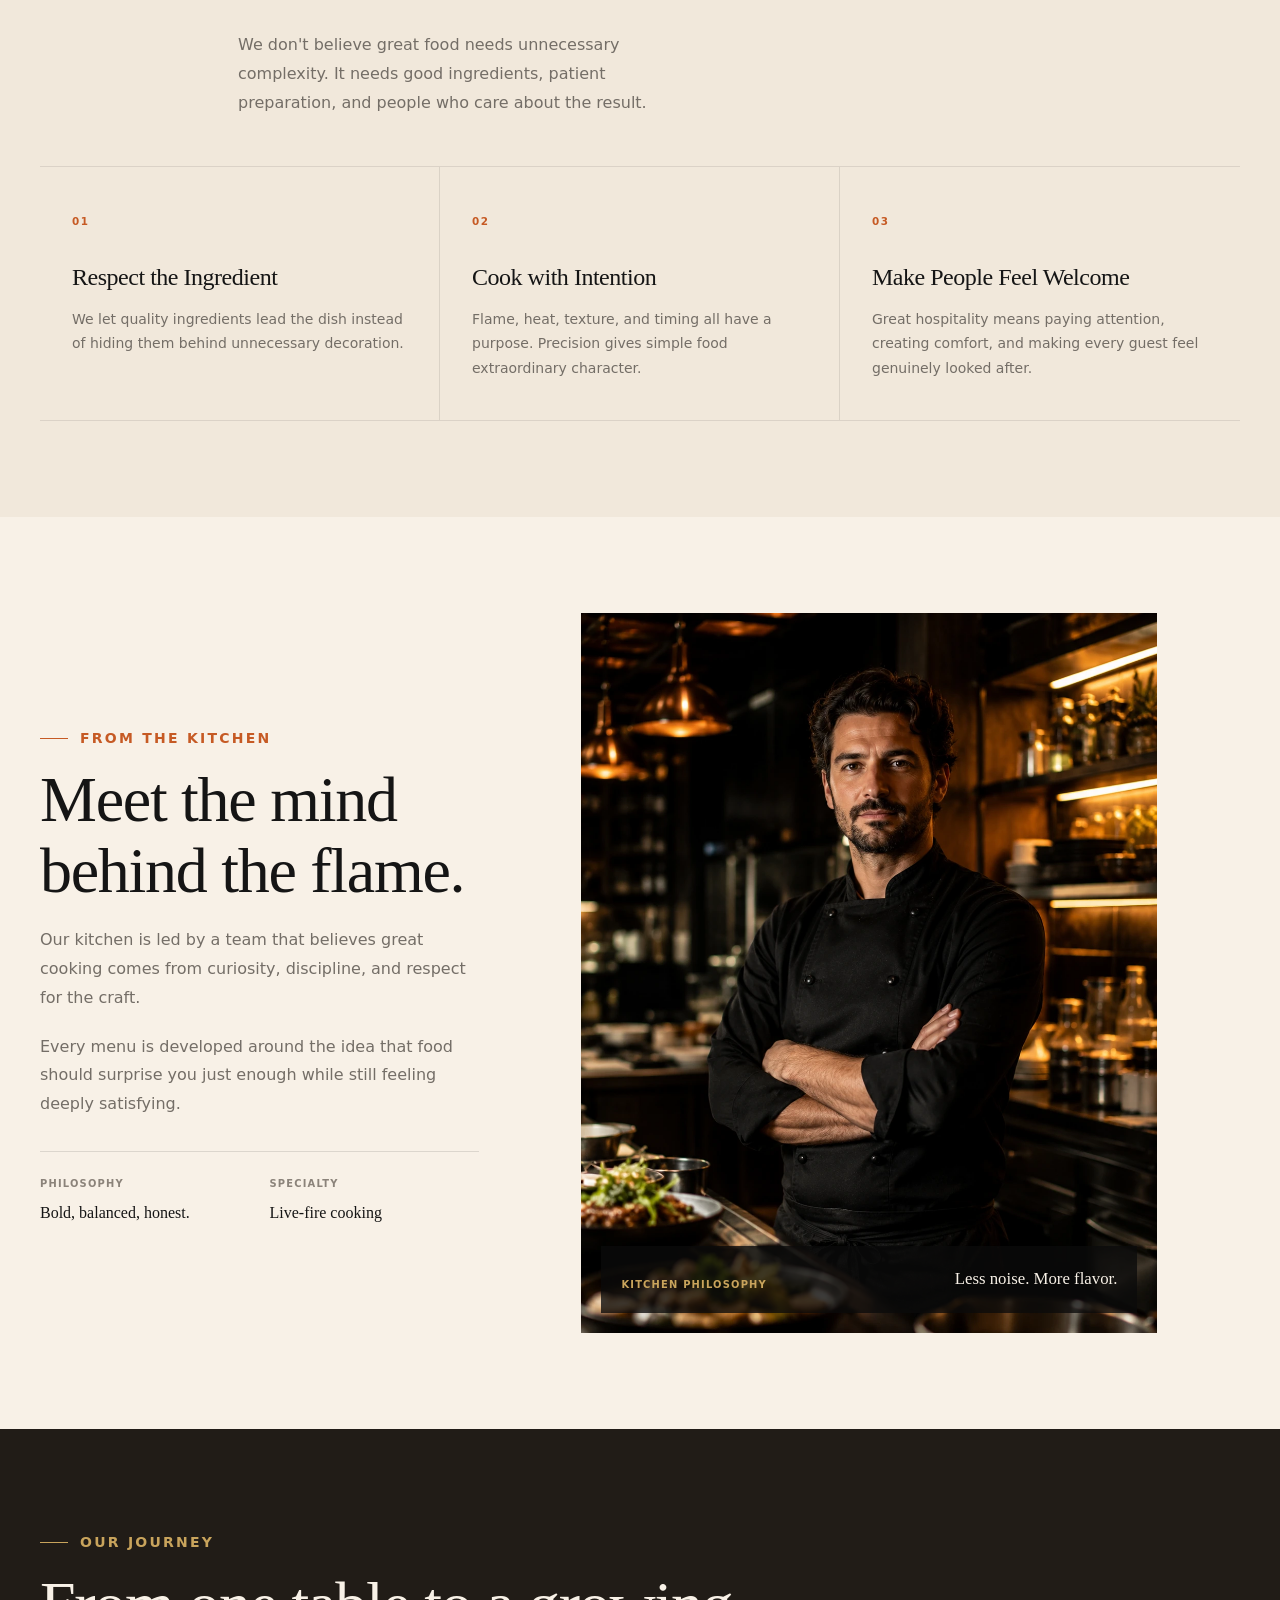
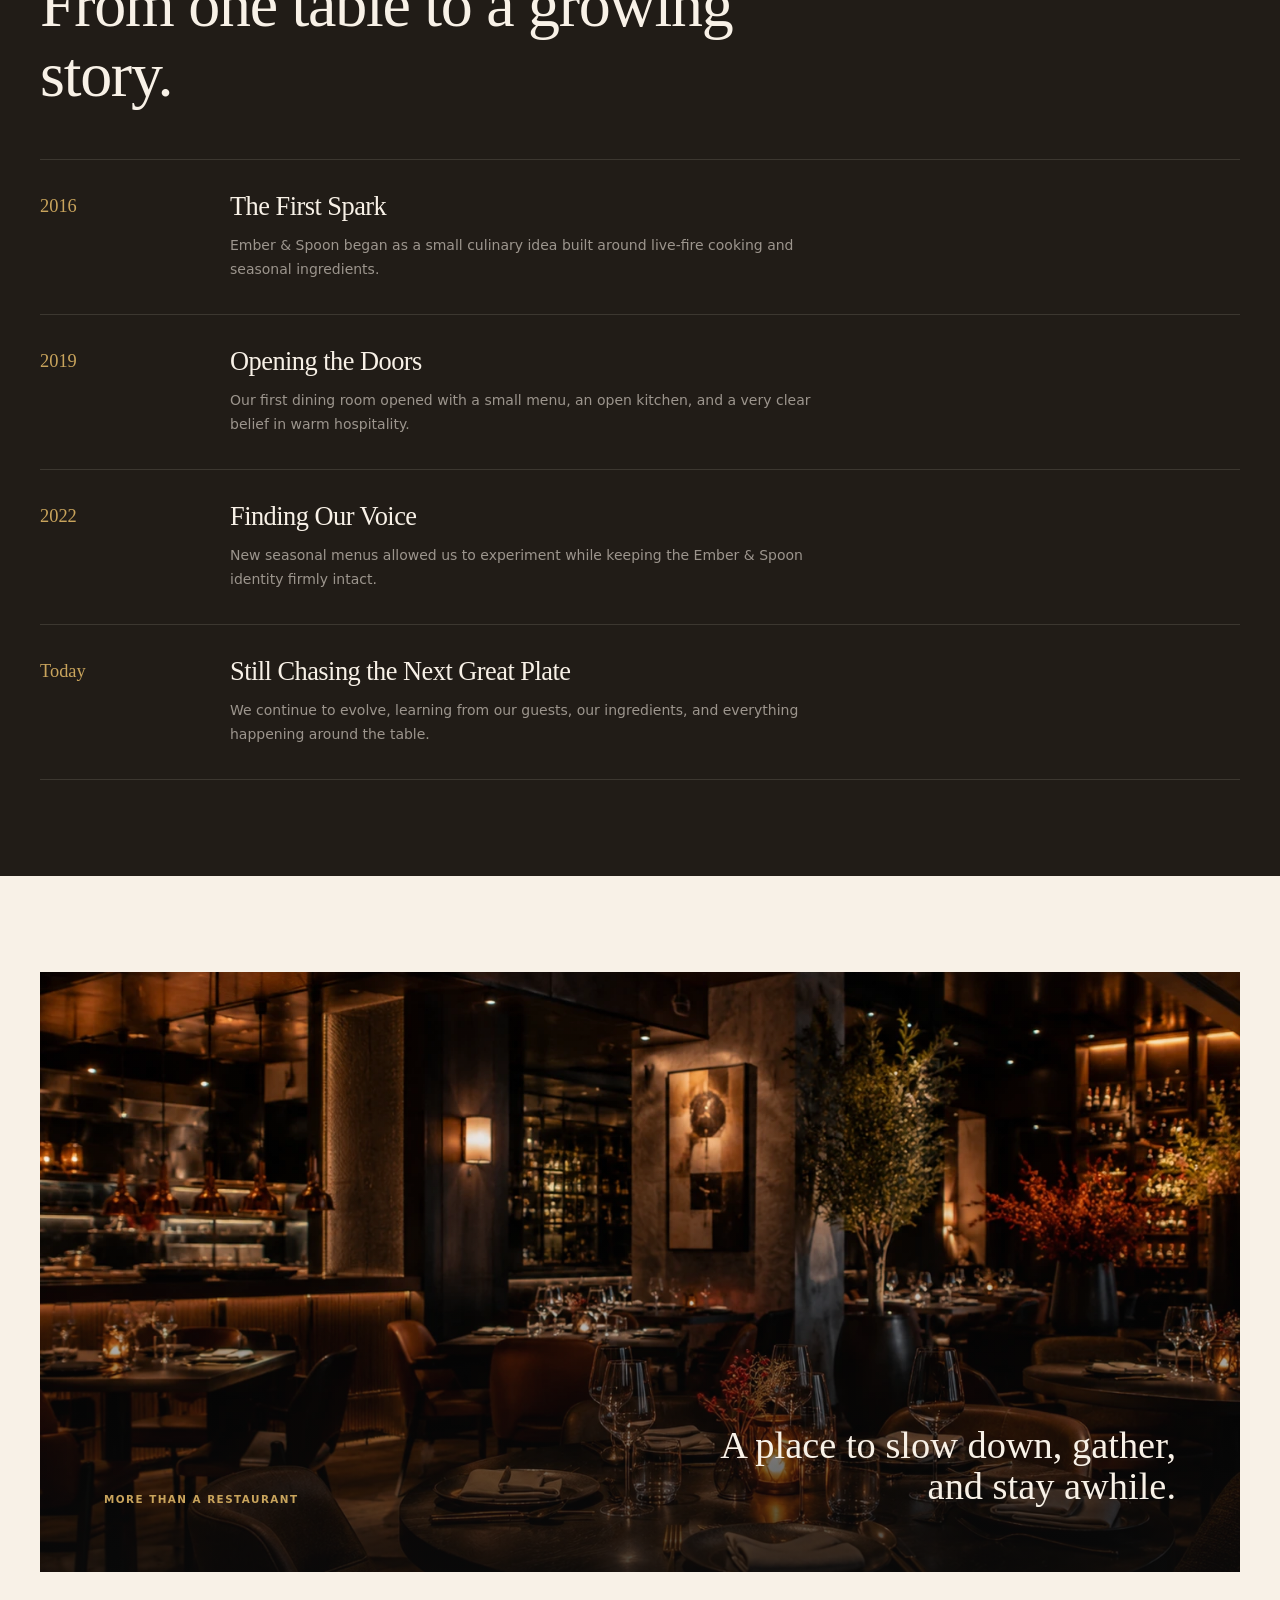
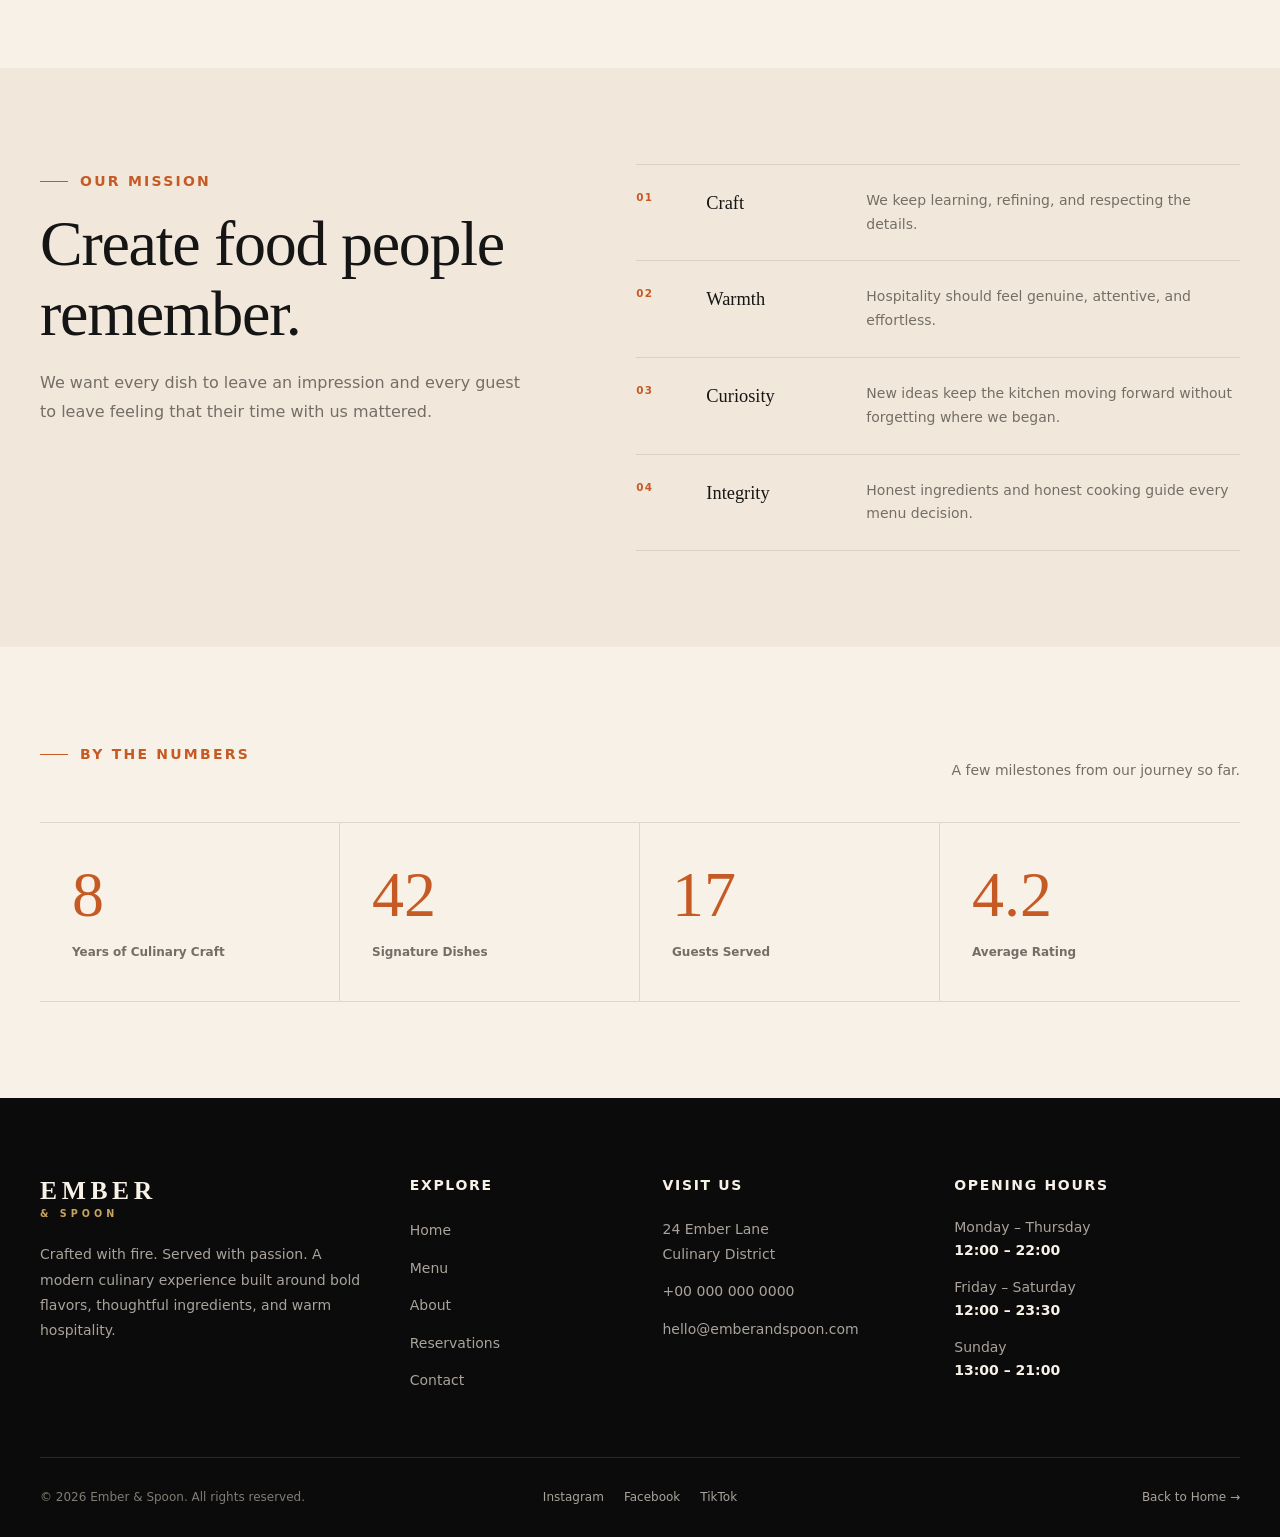
<file: about.html>
<!DOCTYPE html>
<html lang="en">

<head>

    <meta charset="UTF-8">

    <meta
        name="viewport"
        content="width=device-width, initial-scale=1.0"
    >

    <meta
        name="description"
        content="Discover the story, philosophy, chefs, and values behind Ember & Spoon."
    >

    <title>About | Ember & Spoon</title>

    <link
        rel="stylesheet"
        href="css/style.css"
    >

</head>


<body>

<a
    href="#main-content"
    class="skip-link"
>
    Skip to main content
</a>

    <!-- =====================================================
         HEADER / NAVIGATION
         ===================================================== -->

    <header
        class="site-header"
        id="site-header"
    >

        <nav
            class="navbar container"
            aria-label="Main navigation"
        >

            <a
                href="index.html"
                class="navbar-logo"
                aria-label="Ember & Spoon Home"
            >

                <span class="navbar-logo-main">
                    EMBER
                </span>

                <span class="navbar-logo-sub">
                    & SPOON
                </span>

            </a>


            <div
                class="navbar-nav"
                id="main-navigation"
            >

                <a
                    href="index.html"
                    class="navbar-link"
                >
                    Home
                </a>


                <a
                    href="menu.html"
                    class="navbar-link"
                >
                    Menu
                </a>


                <a
                    href="about.html"
                    class="navbar-link active"
                    aria-current="page"
                >
                    About
                </a>


                <a
                    href="reservations.html"
                    class="navbar-link"
                >
                    Reservations
                </a>


                <a
                    href="contact.html"
                    class="navbar-link"
                >
                    Contact
                </a>

            </div>


            <div class="navbar-actions">

                <a
                    href="cart.html"
                    class="navbar-cart"
                    aria-label="Shopping cart"
                >

                    <svg
                        class="cart-icon"
                        viewBox="0 0 24 24"
                        aria-hidden="true"
                        focusable="false"
                    >

                        <path
                            d="M3 3h2l2.4 11.2a2 2 0 0 0 2 1.6h7.8a2 2 0 0 0 2-1.6L21 7H6"
                        ></path>

                        <circle
                            cx="10"
                            cy="19"
                            r="1.2"
                        ></circle>

                        <circle
                            cx="18"
                            cy="19"
                            r="1.2"
                        ></circle>

                    </svg>


                    <span
                        class="cart-count"
                        id="cart-count"
                        aria-label="0 items in cart"
                    >
                        0
                    </span>

                </a>


                <button
                    class="navbar-toggle"
                    id="navbar-toggle"
                    type="button"
                    aria-label="Open navigation menu"
                    aria-expanded="false"
                    aria-controls="main-navigation"
                >

                    <span></span>
                    <span></span>
                    <span></span>

                </button>

            </div>

        </nav>

    </header>


    <!-- =====================================================
         MAIN CONTENT
         ===================================================== -->

    <main id="main-content">

        <!-- About Hero -->

        <section class="about-hero">

            <div class="container">

                <div class="about-hero-content">

                    <span class="section-label">
                        Our Story
                    </span>

                    <h1 class="about-hero-title">
                        Built around
                        <span>fire, flavor, and people.</span>
                    </h1>

                    <p class="about-hero-description">
                        Ember & Spoon began with a simple belief:
                        extraordinary food should feel personal,
                        memorable, and worth gathering around.
                    </p>

                </div>

            </div>

        </section>


        <!-- =================================================
             OUR STORY
             ================================================= -->

        <section class="about-story section">

            <div class="container">

                <div class="about-story-grid">

                    <div class="about-story-image-wrapper">

                        <img
                            src="images/about-story.webp"
                            alt="Chef preparing food in the Ember & Spoon kitchen"
                            class="about-story-image"
                            loading="lazy"
                        >

                    </div>


                    <div class="about-story-content">

                        <span class="section-label">
                            Where It Started
                        </span>

                        <h2 class="section-title">
                            We wanted a restaurant
                            <span>that felt like home.</span>
                        </h2>

                        <p>
                            Ember & Spoon was born from a love of
                            open flame cooking, seasonal ingredients,
                            and the conversations that happen around
                            a great table.
                        </p>

                        <p>
                            We bring together familiar flavors,
                            thoughtful technique, and a modern
                            perspective to create dishes that are
                            expressive without losing their sense
                            of comfort.
                        </p>

                        <p>
                            For us, hospitality is just as important
                            as what's on the plate. Every visit should
                            feel warm, considered, and worth remembering.
                        </p>


                        <div class="about-story-signature">

                            <span>
                                Ember & Spoon
                            </span>

                            <strong>
                                Crafted with fire. Served with passion.
                            </strong>

                        </div>

                    </div>

                </div>

            </div>

        </section>


        <!-- =================================================
             PHILOSOPHY
             ================================================= -->

        <section class="about-philosophy section">

            <div class="container">

                <div class="about-philosophy-header">

                    <span class="section-label">
                        Our Philosophy
                    </span>

                    <h2 class="section-title">
                        Simple principles.
                        <span>Serious craft.</span>
                    </h2>

                    <p>
                        We don't believe great food needs unnecessary
                        complexity. It needs good ingredients, patient
                        preparation, and people who care about the result.
                    </p>

                </div>


                <div class="philosophy-grid">

                    <article class="philosophy-item">

                        <span class="philosophy-number">
                            01
                        </span>

                        <h3>
                            Respect the Ingredient
                        </h3>

                        <p>
                            We let quality ingredients lead the dish
                            instead of hiding them behind unnecessary
                            decoration.
                        </p>

                    </article>


                    <article class="philosophy-item">

                        <span class="philosophy-number">
                            02
                        </span>

                        <h3>
                            Cook with Intention
                        </h3>

                        <p>
                            Flame, heat, texture, and timing all have
                            a purpose. Precision gives simple food
                            extraordinary character.
                        </p>

                    </article>


                    <article class="philosophy-item">

                        <span class="philosophy-number">
                            03
                        </span>

                        <h3>
                            Make People Feel Welcome
                        </h3>

                        <p>
                            Great hospitality means paying attention,
                            creating comfort, and making every guest
                            feel genuinely looked after.
                        </p>

                    </article>

                </div>

            </div>

        </section>


        <!-- =================================================
             CHEF
             ================================================= -->

        <section class="about-chef section">

            <div class="container">

                <div class="about-chef-grid">

                    <div class="about-chef-content">

                        <span class="section-label">
                            From The Kitchen
                        </span>

                        <h2 class="section-title">
                            Meet the mind
                            <span>behind the flame.</span>
                        </h2>

                        <p>
                            Our kitchen is led by a team that believes
                            great cooking comes from curiosity,
                            discipline, and respect for the craft.
                        </p>

                        <p>
                            Every menu is developed around the idea
                            that food should surprise you just enough
                            while still feeling deeply satisfying.
                        </p>


                        <div class="chef-details">

                            <div>

                                <span>
                                    Philosophy
                                </span>

                                <strong>
                                    Bold, balanced, honest.
                                </strong>

                            </div>


                            <div>

                                <span>
                                    Specialty
                                </span>

                                <strong>
                                    Live-fire cooking
                                </strong>

                            </div>

                        </div>

                    </div>


                    <div class="about-chef-image-wrapper">

                        <img
                            src="images/chef.webp"
                            alt="Ember & Spoon chef in the restaurant kitchen"
                            class="about-chef-image"
                            loading="lazy"
                        >

                        <div class="chef-image-caption">

                            <span>
                                Kitchen Philosophy
                            </span>

                            <strong>
                                Less noise. More flavor.
                            </strong>

                        </div>

                    </div>

                </div>

            </div>

        </section>


        <!-- =================================================
             TIMELINE
             ================================================= -->

        <section class="about-timeline section">

            <div class="container">

                <div class="about-timeline-header">

                    <span class="section-label">
                        Our Journey
                    </span>

                    <h2 class="section-title">
                        From one table
                        <span>to a growing story.</span>
                    </h2>

                </div>


                <div class="timeline">

                    <article class="timeline-item">

                        <span class="timeline-year">
                            2016
                        </span>

                        <div class="timeline-content">

                            <h3>
                                The First Spark
                            </h3>

                            <p>
                                Ember & Spoon began as a small
                                culinary idea built around live-fire
                                cooking and seasonal ingredients.
                            </p>

                        </div>

                    </article>


                    <article class="timeline-item">

                        <span class="timeline-year">
                            2019
                        </span>

                        <div class="timeline-content">

                            <h3>
                                Opening the Doors
                            </h3>

                            <p>
                                Our first dining room opened with
                                a small menu, an open kitchen, and
                                a very clear belief in warm hospitality.
                            </p>

                        </div>

                    </article>


                    <article class="timeline-item">

                        <span class="timeline-year">
                            2022
                        </span>

                        <div class="timeline-content">

                            <h3>
                                Finding Our Voice
                            </h3>

                            <p>
                                New seasonal menus allowed us to
                                experiment while keeping the
                                Ember & Spoon identity firmly intact.
                            </p>

                        </div>

                    </article>


                    <article class="timeline-item">

                        <span class="timeline-year">
                            Today
                        </span>

                        <div class="timeline-content">

                            <h3>
                                Still Chasing the Next Great Plate
                            </h3>

                            <p>
                                We continue to evolve, learning from
                                our guests, our ingredients, and
                                everything happening around the table.
                            </p>

                        </div>

                    </article>

                </div>

            </div>

        </section>


        <!-- =================================================
             RESTAURANT IMAGE
             ================================================= -->

        <section class="about-atmosphere section">

            <div class="container">

                <div class="about-atmosphere-image-wrapper">

                    <img
                        src="images/restaurant.webp"
                        alt="Warm modern dining room at Ember & Spoon"
                        class="about-atmosphere-image"
                        loading="lazy"
                    >

                    <div class="about-atmosphere-overlay">

                        <span>
                            More Than A Restaurant
                        </span>

                        <strong>
                            A place to slow down,
                            gather, and stay awhile.
                        </strong>

                    </div>

                </div>

            </div>

        </section>


        <!-- =================================================
             MISSION + VALUES
             ================================================= -->

        <section class="about-values section">

            <div class="container">

                <div class="about-values-grid">

                    <div class="about-mission">

                        <span class="section-label">
                            Our Mission
                        </span>

                        <h2 class="section-title">
                            Create food people
                            <span>remember.</span>
                        </h2>

                        <p>
                            We want every dish to leave an impression
                            and every guest to leave feeling that their
                            time with us mattered.
                        </p>

                    </div>


                    <div class="about-values-list">

                        <div class="value-row">

                            <span>
                                01
                            </span>

                            <strong>
                                Craft
                            </strong>

                            <p>
                                We keep learning, refining,
                                and respecting the details.
                            </p>

                        </div>


                        <div class="value-row">

                            <span>
                                02
                            </span>

                            <strong>
                                Warmth
                            </strong>

                            <p>
                                Hospitality should feel genuine,
                                attentive, and effortless.
                            </p>

                        </div>


                        <div class="value-row">

                            <span>
                                03
                            </span>

                            <strong>
                                Curiosity
                            </strong>

                            <p>
                                New ideas keep the kitchen moving
                                forward without forgetting where
                                we began.
                            </p>

                        </div>


                        <div class="value-row">

                            <span>
                                04
                            </span>

                            <strong>
                                Integrity
                            </strong>

                            <p>
                                Honest ingredients and honest
                                cooking guide every menu decision.
                            </p>

                        </div>

                    </div>

                </div>

            </div>

        </section>


        <!-- =================================================
             STATISTICS
             ================================================= -->

        <section class="about-stats section">

            <div class="container">

                <div class="about-stats-header">

                    <span class="section-label">
                        By The Numbers
                    </span>

                    <p>
                        A few milestones from our journey so far.
                    </p>

                </div>


                <div class="about-stats-grid">

                    <article class="about-stat">

                        <strong
                            class="about-stat-number"
                            data-counter="10"
                            data-suffix="+"
                        >
                            0
                        </strong>

                        <span>
                            Years of Culinary Craft
                        </span>

                    </article>


                    <article class="about-stat">

                        <strong
                            class="about-stat-number"
                            data-counter="50"
                            data-suffix="+"
                        >
                            0
                        </strong>

                        <span>
                            Signature Dishes
                        </span>

                    </article>


                    <article class="about-stat">

                        <strong
                            class="about-stat-number"
                            data-counter="20"
                            data-suffix="K+"
                        >
                            0
                        </strong>

                        <span>
                            Guests Served
                        </span>

                    </article>


                    <article class="about-stat">

                        <strong
                            class="about-stat-number"
                            data-counter="4.9"
                            data-suffix="/5"
                        >
                            0
                        </strong>

                        <span>
                            Average Rating
                        </span>

                    </article>

                </div>

            </div>

        </section>

    </main>


    <!-- =====================================================
         FOOTER
         ===================================================== -->

    <footer class="site-footer">

        <div class="container">

            <div class="footer-main">

                <div class="footer-brand">

                    <a
                        href="index.html"
                        class="footer-logo"
                        aria-label="Ember & Spoon Home"
                    >

                        <span class="footer-logo-main">
                            EMBER
                        </span>

                        <span class="footer-logo-sub">
                            & SPOON
                        </span>

                    </a>

                    <p class="footer-description">
                        Crafted with fire. Served with passion.
                        A modern culinary experience built around
                        bold flavors, thoughtful ingredients, and
                        warm hospitality.
                    </p>

                </div>


                <div class="footer-column">

                    <h2 class="footer-heading">
                        Explore
                    </h2>

                    <ul class="footer-links">

                        <li>
                            <a href="index.html">
                                Home
                            </a>
                        </li>

                        <li>
                            <a href="menu.html">
                                Menu
                            </a>
                        </li>

                        <li>
                            <a href="about.html">
                                About
                            </a>
                        </li>

                        <li>
                            <a href="reservations.html">
                                Reservations
                            </a>
                        </li>

                        <li>
                            <a href="contact.html">
                                Contact
                            </a>
                        </li>

                    </ul>

                </div>


                <div class="footer-column">

                    <h2 class="footer-heading">
                        Visit Us
                    </h2>

                    <address class="footer-contact">

                        <p>
                            24 Ember Lane
                            <br>
                            Culinary District
                        </p>

                        <a href="tel:+0000000000">
                            +00 000 000 0000
                        </a>

                        <a href="mailto:hello@emberandspoon.com">
                            hello@emberandspoon.com
                        </a>

                    </address>

                </div>


                <div class="footer-column">

                    <h2 class="footer-heading">
                        Opening Hours
                    </h2>

                    <div class="footer-hours">

                        <div class="footer-hours-row">

                            <span>
                                Monday – Thursday
                            </span>

                            <span>
                                12:00 – 22:00
                            </span>

                        </div>


                        <div class="footer-hours-row">

                            <span>
                                Friday – Saturday
                            </span>

                            <span>
                                12:00 – 23:30
                            </span>

                        </div>


                        <div class="footer-hours-row">

                            <span>
                                Sunday
                            </span>

                            <span>
                                13:00 – 21:00
                            </span>

                        </div>

                    </div>

                </div>

            </div>


            <div class="footer-bottom">

                <p>
                    © <span id="current-year"></span>
                    Ember & Spoon. All rights reserved.
                </p>


                <div class="footer-socials">

                    <a
                        href="#"
                        aria-label="Instagram"
                    >
                        Instagram
                    </a>

                    <a
                        href="#"
                        aria-label="Facebook"
                    >
                        Facebook
                    </a>

                    <a
                        href="#"
                        aria-label="TikTok"
                    >
                        TikTok
                    </a>

                </div>


                <a
                    href="index.html"
                    class="footer-top-link"
                >
                    Back to Home →
                </a>

            </div>

        </div>

    </footer>


    <script src="js/script.js"></script>

</body>

</html>
</file>
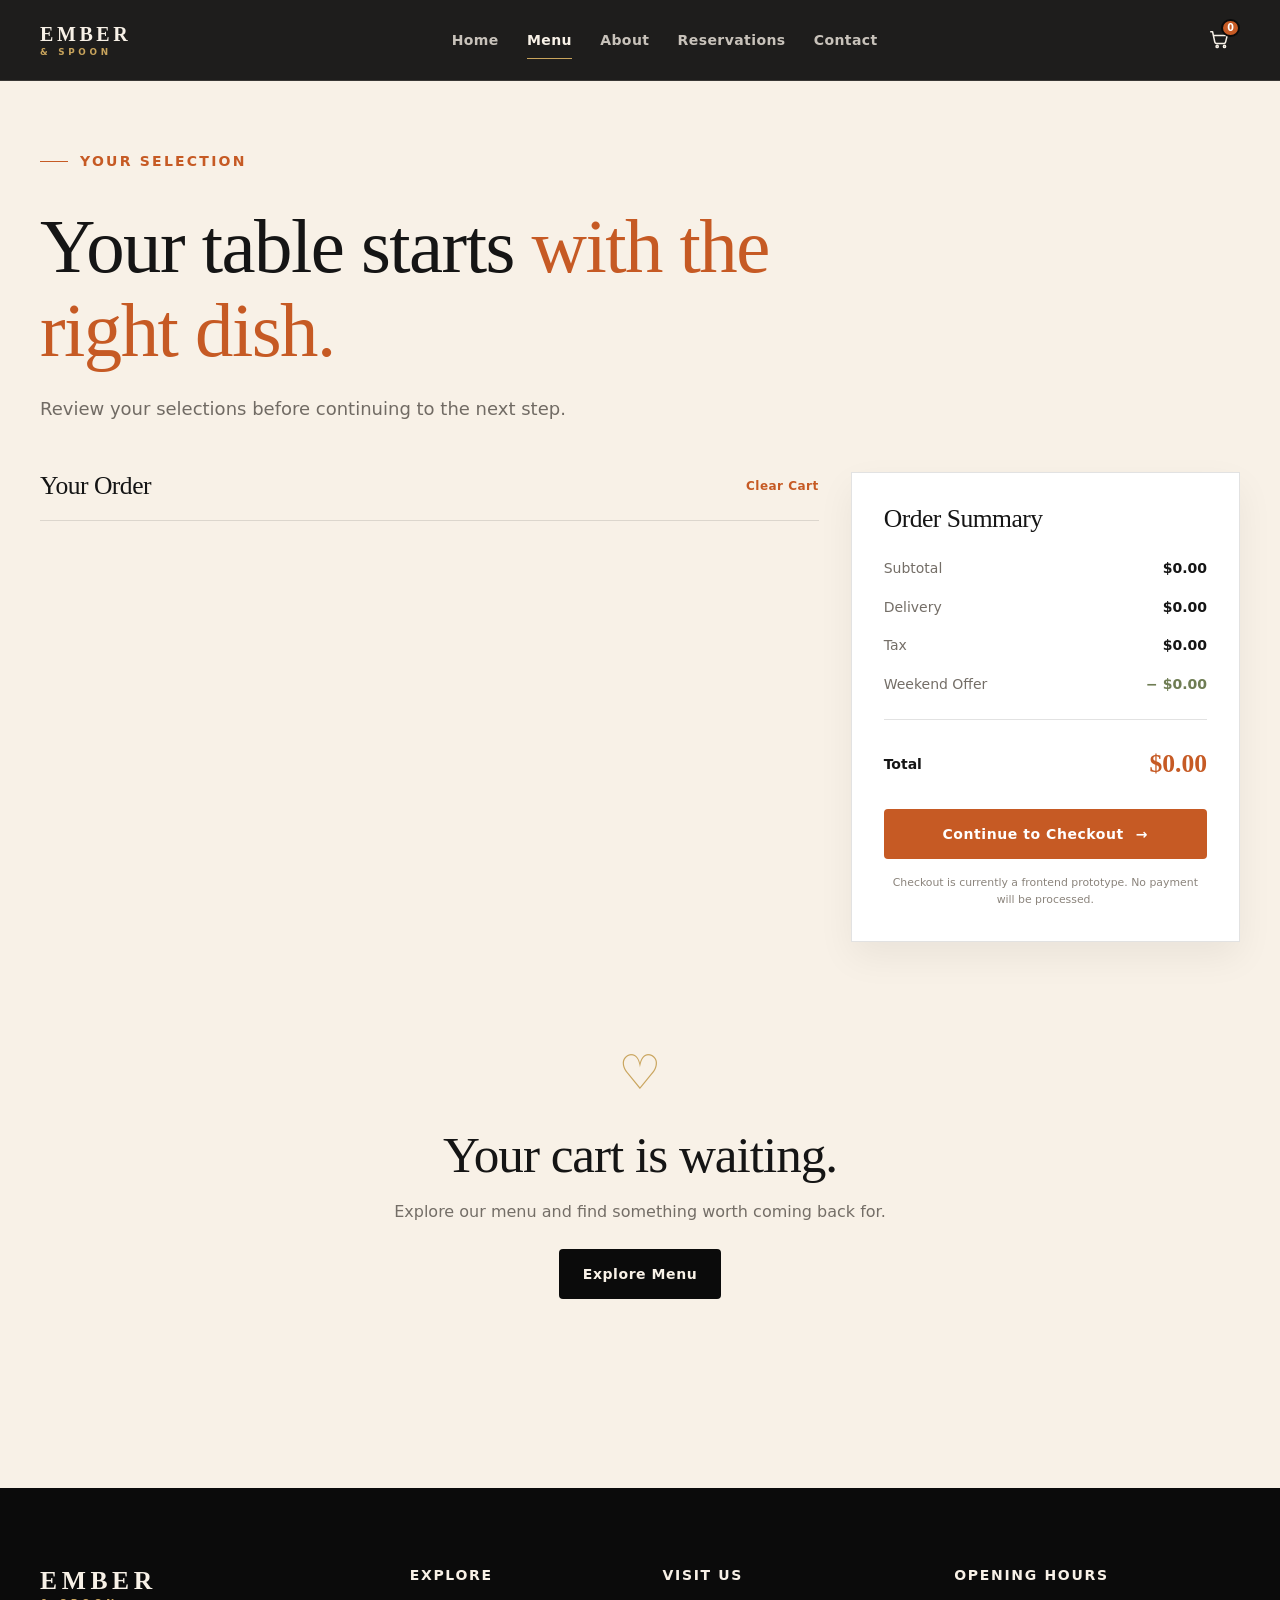
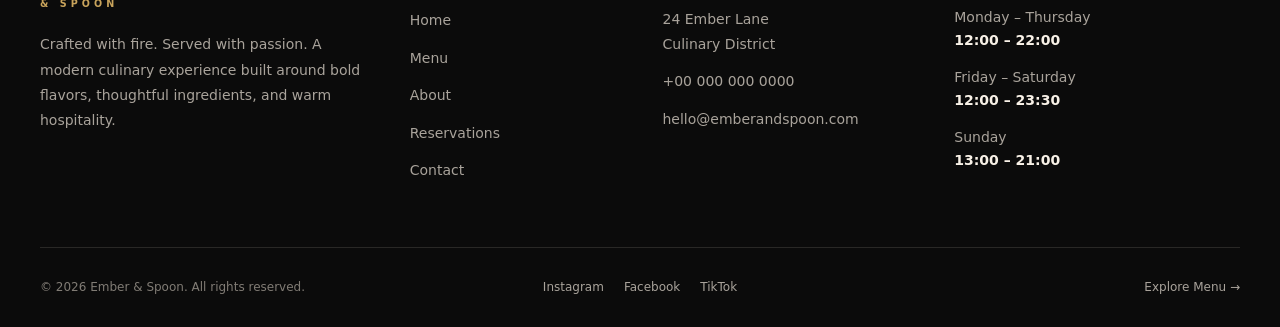
<file: cart.html>
<!DOCTYPE html>
<html lang="en">

<head>

    <meta charset="UTF-8">

    <meta
        name="viewport"
        content="width=device-width, initial-scale=1.0"
    >

    <meta
        name="description"
        content="Review your Ember & Spoon order."
    >

    <title>Your Cart | Ember & Spoon</title>

    <link rel="stylesheet" href="css/style.css">

</head>


<body>

<a
    href="#main-content"
    class="skip-link"
>
    Skip to main content
</a>

    <!-- =====================================================
         HEADER / NAVIGATION
         ===================================================== -->

    <header class="site-header" id="site-header">

        <nav
            class="navbar container"
            aria-label="Main navigation"
        >

            <a
                href="index.html"
                class="navbar-logo"
                aria-label="Ember & Spoon Home"
            >

                <span class="navbar-logo-main">
                    EMBER
                </span>

                <span class="navbar-logo-sub">
                    & SPOON
                </span>

            </a>


            <div
                class="navbar-nav"
                id="main-navigation"
            >

                <a
                    href="index.html"
                    class="navbar-link"
                >
                    Home
                </a>


                <a
                    href="menu.html"
                    class="navbar-link active"
                >
                    Menu
                </a>


                <a
                    href="about.html"
                    class="navbar-link"
                >
                    About
                </a>


                <a
                    href="reservations.html"
                    class="navbar-link"
                >
                    Reservations
                </a>


                <a
                    href="contact.html"
                    class="navbar-link"
                >
                    Contact
                </a>

            </div>


            <div class="navbar-actions">

                <a
                    href="cart.html"
                    class="navbar-cart"
                    aria-label="Shopping cart"
                    aria-current="page"
                >

                    <svg
                        class="cart-icon"
                        viewBox="0 0 24 24"
                        aria-hidden="true"
                        focusable="false"
                    >

                        <path
                            d="M3 3h2l2.4 11.2a2 2 0 0 0 2 1.6h7.8a2 2 0 0 0 2-1.6L21 7H6"
                        ></path>

                        <circle
                            cx="10"
                            cy="19"
                            r="1.2"
                        ></circle>

                        <circle
                            cx="18"
                            cy="19"
                            r="1.2"
                        ></circle>

                    </svg>


                    <span
                        class="cart-count"
                        id="cart-count"
                        aria-label="0 items in cart"
                    >
                        0
                    </span>

                </a>


                <button
                    class="navbar-toggle"
                    id="navbar-toggle"
                    type="button"
                    aria-label="Open navigation menu"
                    aria-expanded="false"
                    aria-controls="main-navigation"
                >

                    <span></span>
                    <span></span>
                    <span></span>

                </button>

            </div>

        </nav>

    </header>


    <!-- =====================================================
         MAIN CONTENT
         ===================================================== -->

    <main id="main-content">

        <section class="cart-section section">

            <div class="container">

                <div class="cart-page-header">

                    <span class="section-label">
                        Your Selection
                    </span>

                    <h1 class="cart-page-title">
                        Your table starts
                        <span>with the right dish.</span>
                    </h1>

                    <p class="cart-page-description">
                        Review your selections before continuing
                        to the next step.
                    </p>

                </div>


                <!-- Cart Layout -->

                <div
                    class="cart-layout"
                    id="cart-layout"
                >

                    <!-- Cart Items -->

                    <div class="cart-items-column">

                        <div class="cart-items-header">

                            <h2>
                                Your Order
                            </h2>

                            <button
                                type="button"
                                class="cart-clear-button"
                                id="cart-clear-button"
                            >
                                Clear Cart
                            </button>

                        </div>


                        <div
                            class="cart-items"
                            id="cart-items"
                        >
                            <!-- JavaScript will render cart items -->
                        </div>

                    </div>


                    <!-- Cart Summary -->

                    <aside
                        class="cart-summary"
                        aria-label="Order summary"
                    >

                        <h2>
                            Order Summary
                        </h2>


                        <div class="cart-summary-row">

                            <span>
                                Subtotal
                            </span>

                            <strong id="cart-subtotal">
                                $0.00
                            </strong>

                        </div>


                        <div class="cart-summary-row">

                            <span>
                                Delivery
                            </span>

                            <strong id="cart-delivery">
                                $0.00
                            </strong>

                        </div>


                        <div class="cart-summary-row">

                            <span>
                                Tax
                            </span>

                            <strong id="cart-tax">
                                $0.00
                            </strong>

                        </div>


                        <div class="cart-discount-row">

                            <span>
                                Weekend Offer
                            </span>

                            <strong id="cart-discount">
                                − $0.00
                            </strong>

                        </div>


                        <div class="cart-summary-divider"></div>


                        <div
                            class="cart-total-row"
                            aria-live="polite"
                        >

                            <span>
                                Total
                            </span>

                            <strong id="cart-total">
                                $0.00
                            </strong>

                        </div>


                        <button
                            type="button"
                            class="btn btn-primary cart-checkout-button"
                            id="cart-checkout-button"
                        >
                            Continue to Checkout
                            <span aria-hidden="true">
                                →
                            </span>
                        </button>


                        <p class="cart-checkout-note">
                            Checkout is currently a frontend
                            prototype. No payment will be processed.
                        </p>

                    </aside>

                </div>


                <!-- Empty Cart -->

                <div
                    class="cart-empty-state"
                    id="cart-empty-state"
                    hidden
                >

                    <div
                        class="cart-empty-icon"
                        aria-hidden="true"
                    >
                        ♡
                    </div>

                    <h2>
                        Your cart is waiting.
                    </h2>

                    <p>
                        Explore our menu and find something worth
                        coming back for.
                    </p>

                    <a
                        href="menu.html"
                        class="btn btn-dark"
                    >
                        Explore Menu
                    </a>

                </div>

            </div>

        </section>

    </main>


    <!-- =====================================================
         TOAST NOTIFICATION
         ===================================================== -->

    <div
        class="toast"
        id="toast"
        role="status"
        aria-live="polite"
        aria-atomic="true"
    ></div>


    <!-- =====================================================
         FOOTER
         ===================================================== -->

    <footer class="site-footer">

        <div class="container">

            <div class="footer-main">

                <div class="footer-brand">

                    <a
                        href="index.html"
                        class="footer-logo"
                        aria-label="Ember & Spoon Home"
                    >

                        <span class="footer-logo-main">
                            EMBER
                        </span>

                        <span class="footer-logo-sub">
                            & SPOON
                        </span>

                    </a>

                    <p class="footer-description">
                        Crafted with fire. Served with passion.
                        A modern culinary experience built around
                        bold flavors, thoughtful ingredients, and
                        warm hospitality.
                    </p>

                </div>


                <div class="footer-column">

                    <h2 class="footer-heading">
                        Explore
                    </h2>

                    <ul class="footer-links">

                        <li>
                            <a href="index.html">
                                Home
                            </a>
                        </li>

                        <li>
                            <a href="menu.html">
                                Menu
                            </a>
                        </li>

                        <li>
                            <a href="about.html">
                                About
                            </a>
                        </li>

                        <li>
                            <a href="reservations.html">
                                Reservations
                            </a>
                        </li>

                        <li>
                            <a href="contact.html">
                                Contact
                            </a>
                        </li>

                    </ul>

                </div>


                <div class="footer-column">

                    <h2 class="footer-heading">
                        Visit Us
                    </h2>

                    <address class="footer-contact">

                        <p>
                            24 Ember Lane
                            <br>
                            Culinary District
                        </p>

                        <a href="tel:+0000000000">
                            +00 000 000 0000
                        </a>

                        <a href="mailto:hello@emberandspoon.com">
                            hello@emberandspoon.com
                        </a>

                    </address>

                </div>


                <div class="footer-column">

                    <h2 class="footer-heading">
                        Opening Hours
                    </h2>

                    <div class="footer-hours">

                        <div class="footer-hours-row">

                            <span>
                                Monday – Thursday
                            </span>

                            <span>
                                12:00 – 22:00
                            </span>

                        </div>


                        <div class="footer-hours-row">

                            <span>
                                Friday – Saturday
                            </span>

                            <span>
                                12:00 – 23:30
                            </span>

                        </div>


                        <div class="footer-hours-row">

                            <span>
                                Sunday
                            </span>

                            <span>
                                13:00 – 21:00
                            </span>

                        </div>

                    </div>

                </div>

            </div>


            <div class="footer-bottom">

                <p>
                    © <span id="current-year"></span>
                    Ember & Spoon. All rights reserved.
                </p>


                <div class="footer-socials">

                    <a
                        href="#"
                        aria-label="Instagram"
                    >
                        Instagram
                    </a>

                    <a
                        href="#"
                        aria-label="Facebook"
                    >
                        Facebook
                    </a>

                    <a
                        href="#"
                        aria-label="TikTok"
                    >
                        TikTok
                    </a>

                </div>


                <a
                    href="menu.html"
                    class="footer-top-link"
                >
                    Explore Menu →
                </a>

            </div>

        </div>

    </footer>


    <script src="js/script.js"></script>

</body>

</html>
</file>
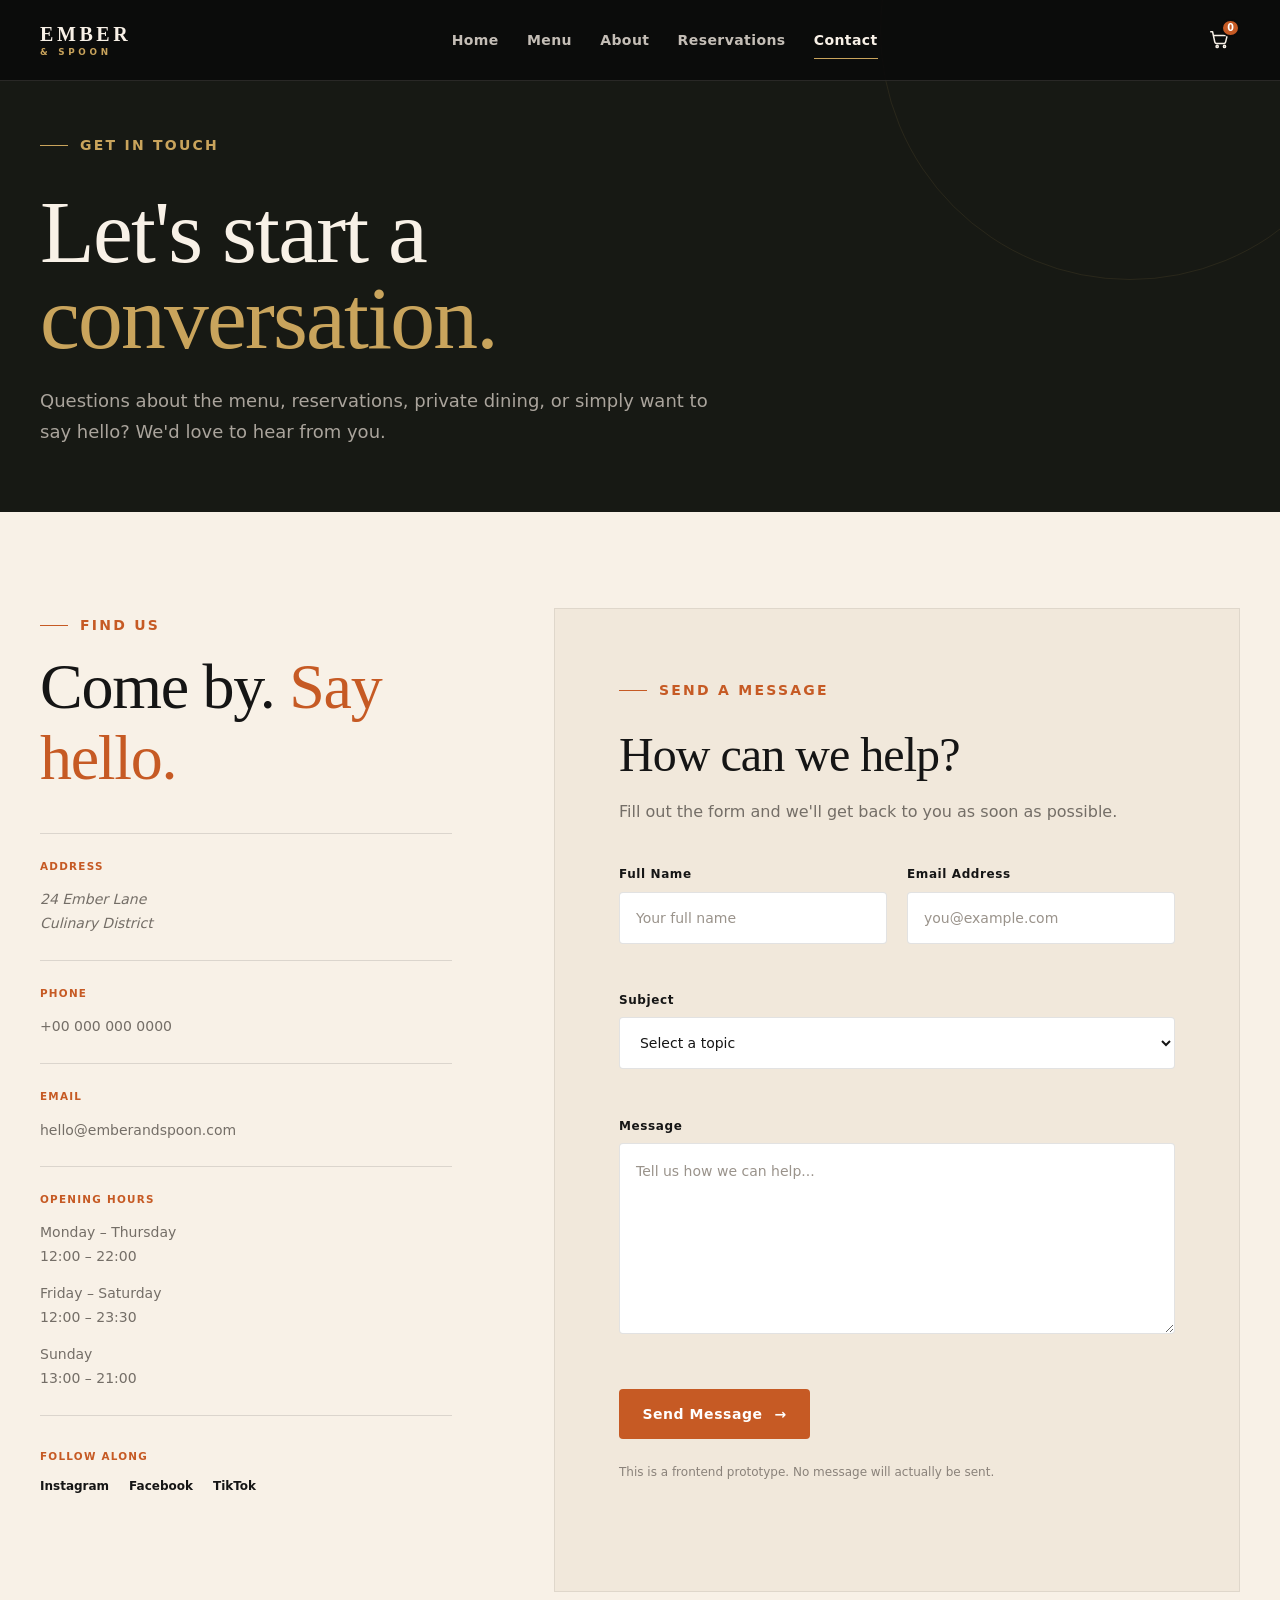
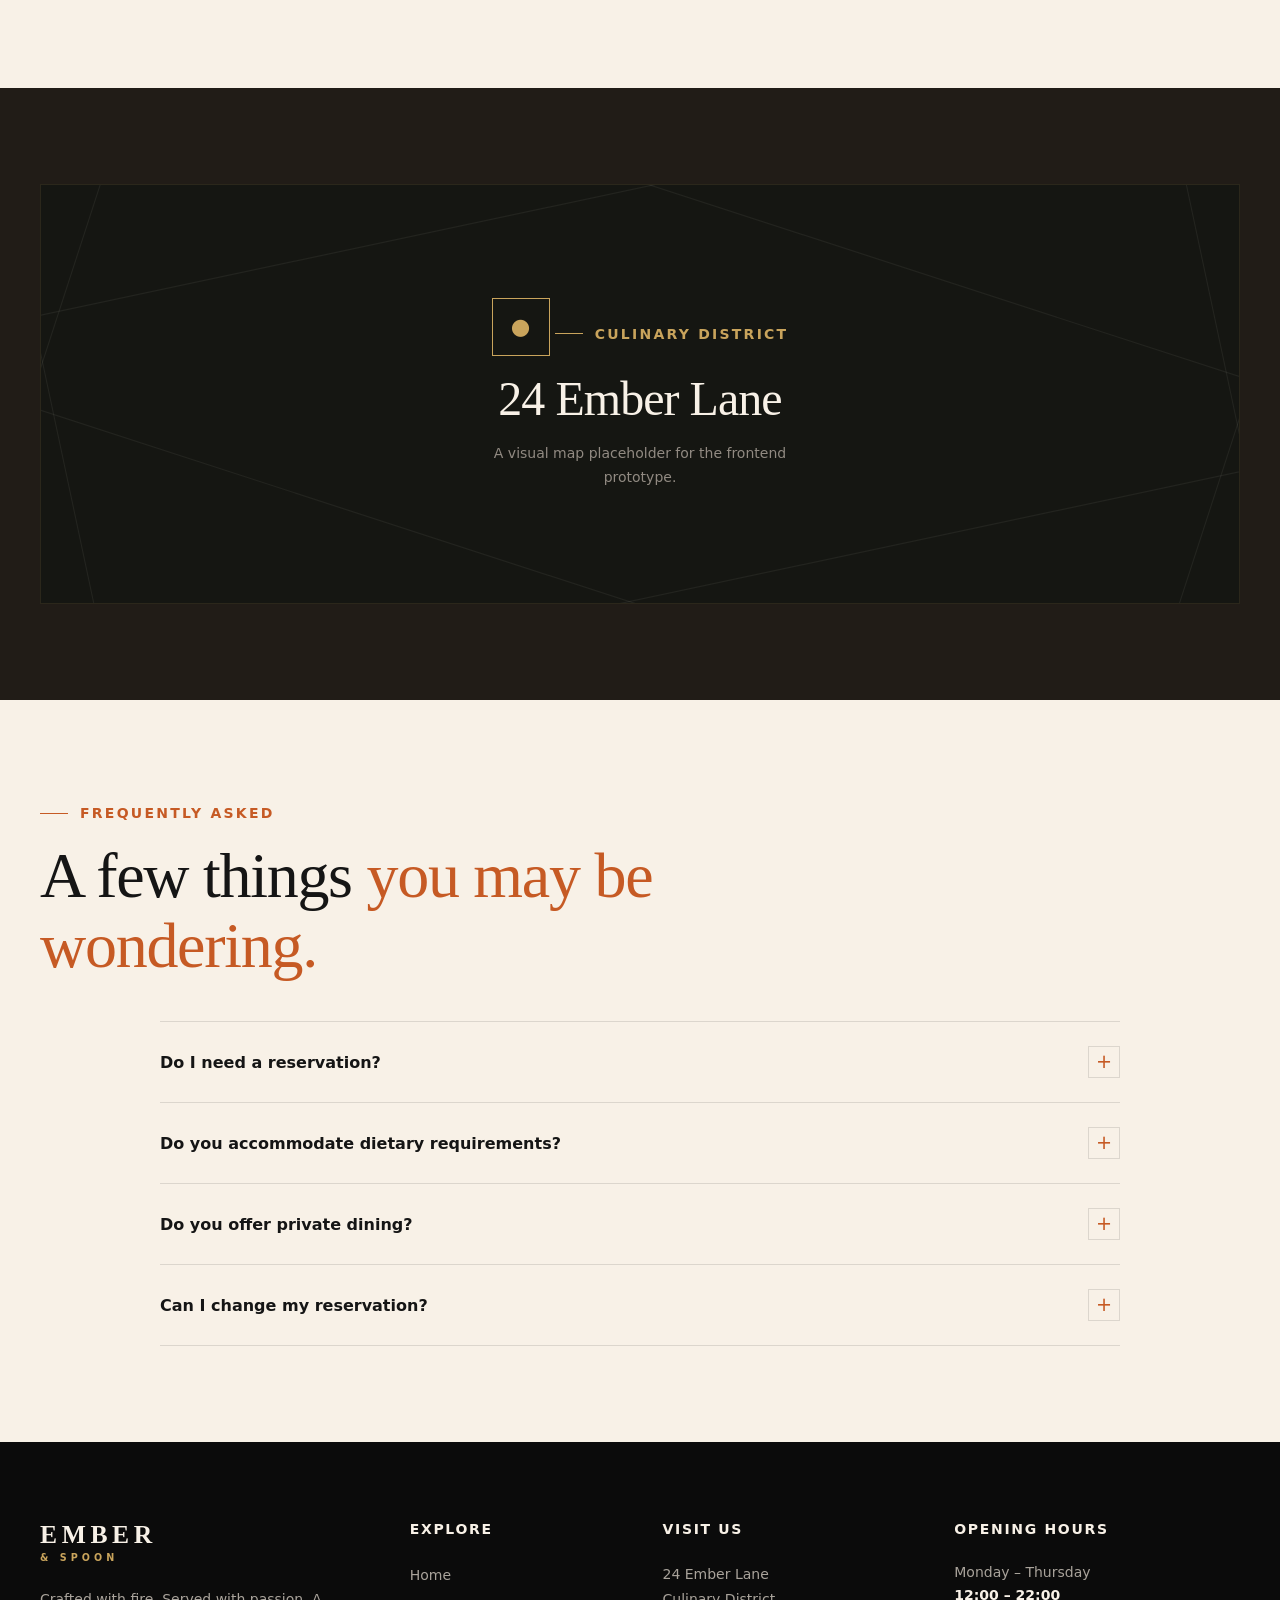
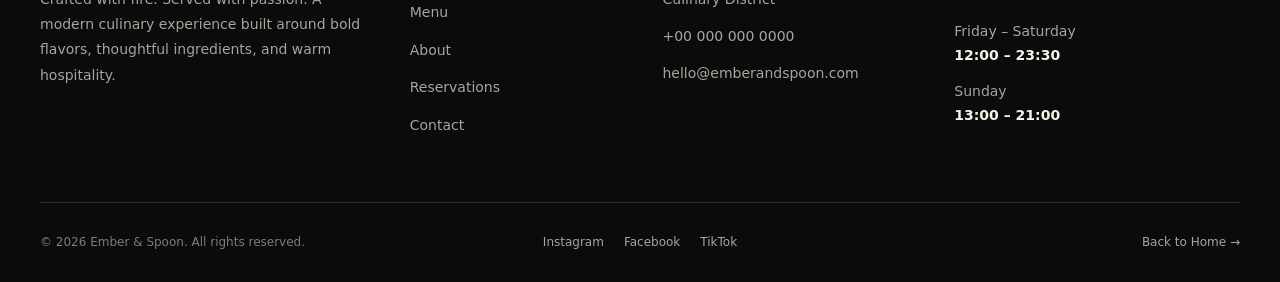
<file: contact.html>
<!DOCTYPE html>
<html lang="en">

<head>

    <meta charset="UTF-8">

    <meta
        name="viewport"
        content="width=device-width, initial-scale=1.0"
    >

    <meta
        name="description"
        content="Contact Ember & Spoon for questions, dining information, and general enquiries."
    >

    <title>Contact | Ember & Spoon</title>

    <link
        rel="stylesheet"
        href="css/style.css"
    >

</head>


<body>

<a
    href="#main-content"
    class="skip-link"
>
    Skip to main content
</a>

    <!-- =====================================================
         HEADER / NAVIGATION
         ===================================================== -->

    <header
        class="site-header"
        id="site-header"
    >

        <nav
            class="navbar container"
            aria-label="Main navigation"
        >

            <a
                href="index.html"
                class="navbar-logo"
                aria-label="Ember & Spoon Home"
            >

                <span class="navbar-logo-main">
                    EMBER
                </span>

                <span class="navbar-logo-sub">
                    & SPOON
                </span>

            </a>


            <div
                class="navbar-nav"
                id="main-navigation"
            >

                <a
                    href="index.html"
                    class="navbar-link"
                >
                    Home
                </a>


                <a
                    href="menu.html"
                    class="navbar-link"
                >
                    Menu
                </a>


                <a
                    href="about.html"
                    class="navbar-link"
                >
                    About
                </a>


                <a
                    href="reservations.html"
                    class="navbar-link"
                >
                    Reservations
                </a>


                <a
                    href="contact.html"
                    class="navbar-link active"
                    aria-current="page"
                >
                    Contact
                </a>

            </div>


            <div class="navbar-actions">

                <a
                    href="cart.html"
                    class="navbar-cart"
                    aria-label="Shopping cart"
                >

                    <svg
                        class="cart-icon"
                        viewBox="0 0 24 24"
                        aria-hidden="true"
                        focusable="false"
                    >

                        <path
                            d="M3 3h2l2.4 11.2a2 2 0 0 0 2 1.6h7.8a2 2 0 0 0 2-1.6L21 7H6"
                        ></path>

                        <circle
                            cx="10"
                            cy="19"
                            r="1.2"
                        ></circle>

                        <circle
                            cx="18"
                            cy="19"
                            r="1.2"
                        ></circle>

                    </svg>


                    <span
                        class="cart-count"
                        id="cart-count"
                        aria-label="0 items in cart"
                    >
                        0
                    </span>

                </a>


                <button
                    class="navbar-toggle"
                    id="navbar-toggle"
                    type="button"
                    aria-label="Open navigation menu"
                    aria-expanded="false"
                    aria-controls="main-navigation"
                >

                    <span></span>
                    <span></span>
                    <span></span>

                </button>

            </div>

        </nav>

    </header>


    <!-- =====================================================
         MAIN CONTENT
         ===================================================== -->

    <main id="main-content">

        <!-- Contact Hero -->

        <section class="contact-hero">

            <div class="container">

                <div class="contact-hero-content">

                    <span class="section-label">
                        Get In Touch
                    </span>

                    <h1 class="contact-hero-title">
                        Let's start a
                        <span>conversation.</span>
                    </h1>

                    <p class="contact-hero-description">
                        Questions about the menu, reservations,
                        private dining, or simply want to say hello?
                        We'd love to hear from you.
                    </p>

                </div>

            </div>

        </section>


        <!-- =================================================
             CONTACT INFORMATION + FORM
             ================================================= -->

        <section class="contact-section section">

            <div class="container">

                <div class="contact-layout">


                    <!-- Contact Information -->

                    <div class="contact-information">

                        <span class="section-label">
                            Find Us
                        </span>

                        <h2 class="section-title">
                            Come by.
                            <span>Say hello.</span>
                        </h2>


                        <div class="contact-details-list">


                            <!-- Address -->

                            <div class="contact-detail-item">

                                <span class="contact-detail-label">
                                    Address
                                </span>

                                <address>
                                    24 Ember Lane
                                    <br>
                                    Culinary District
                                </address>

                            </div>


                            <!-- Phone -->

                            <div class="contact-detail-item">

                                <span class="contact-detail-label">
                                    Phone
                                </span>

                                <a href="tel:+0000000000">
                                    +00 000 000 0000
                                </a>

                            </div>


                            <!-- Email -->

                            <div class="contact-detail-item">

                                <span class="contact-detail-label">
                                    Email
                                </span>

                                <a href="mailto:hello@emberandspoon.com">
                                    hello@emberandspoon.com
                                </a>

                            </div>


                            <!-- Hours -->

                            <div class="contact-detail-item">

                                <span class="contact-detail-label">
                                    Opening Hours
                                </span>

                                <p>
                                    Monday – Thursday
                                    <br>
                                    12:00 – 22:00
                                </p>

                                <p>
                                    Friday – Saturday
                                    <br>
                                    12:00 – 23:30
                                </p>

                                <p>
                                    Sunday
                                    <br>
                                    13:00 – 21:00
                                </p>

                            </div>

                        </div>


                        <!-- Social Links -->

                        <div class="contact-socials">

                            <span class="contact-detail-label">
                                Follow Along
                            </span>


                            <div class="contact-social-links">

                                <a
                                    href="#"
                                    aria-label="Instagram"
                                >
                                    Instagram
                                </a>

                                <a
                                    href="#"
                                    aria-label="Facebook"
                                >
                                    Facebook
                                </a>

                                <a
                                    href="#"
                                    aria-label="TikTok"
                                >
                                    TikTok
                                </a>

                            </div>

                        </div>

                    </div>


                    <!-- Contact Form -->

                    <div class="contact-form-area">

                        <div class="contact-form-header">

                            <span class="section-label">
                                Send A Message
                            </span>

                            <h2>
                                How can we help?
                            </h2>

                            <p>
                                Fill out the form and we'll get back
                                to you as soon as possible.
                            </p>

                        </div>


                        <form
                            class="contact-form"
                            id="contact-form"
                            novalidate
                        >

                            <div class="contact-form-grid">


                                <!-- Name -->

                                <div class="form-field">

                                    <label for="contact-name">
                                        Full Name
                                    </label>

                                    <input
                                        type="text"
                                        id="contact-name"
                                        name="name"
                                        placeholder="Your full name"
                                        autocomplete="name"
                                        required
                                    >

                                    <span
                                        class="form-error"
                                        id="contact-name-error"
                                        aria-live="polite"
                                    ></span>

                                </div>


                                <!-- Email -->

                                <div class="form-field">

                                    <label for="contact-email">
                                        Email Address
                                    </label>

                                    <input
                                        type="email"
                                        id="contact-email"
                                        name="email"
                                        placeholder="you@example.com"
                                        autocomplete="email"
                                        required
                                    >

                                    <span
                                        class="form-error"
                                        id="contact-email-error"
                                        aria-live="polite"
                                    ></span>

                                </div>

                            </div>


                            <!-- Subject -->

                            <div class="form-field">

                                <label for="contact-subject">
                                    Subject
                                </label>

                                <select
                                    id="contact-subject"
                                    name="subject"
                                    required
                                >

                                    <option value="">
                                        Select a topic
                                    </option>

                                    <option value="general">
                                        General Enquiry
                                    </option>

                                    <option value="reservation">
                                        Reservation
                                    </option>

                                    <option value="private-dining">
                                        Private Dining
                                    </option>

                                    <option value="feedback">
                                        Feedback
                                    </option>

                                    <option value="other">
                                        Other
                                    </option>

                                </select>

                                <span
                                    class="form-error"
                                    id="contact-subject-error"
                                    aria-live="polite"
                                ></span>

                            </div>


                            <!-- Message -->

                            <div class="form-field">

                                <label for="contact-message">
                                    Message
                                </label>

                                <textarea
                                    id="contact-message"
                                    name="message"
                                    rows="7"
                                    placeholder="Tell us how we can help..."
                                    required
                                ></textarea>

                                <span
                                    class="form-error"
                                    id="contact-message-error"
                                    aria-live="polite"
                                ></span>

                            </div>


                            <button
                                type="submit"
                                class="btn btn-primary contact-submit"
                            >
                                Send Message

                                <span aria-hidden="true">
                                    →
                                </span>
                            </button>


                            <p class="contact-form-note">
                                This is a frontend prototype.
                                No message will actually be sent.
                            </p>


                            <p
                                class="contact-form-status"
                                id="contact-form-status"
                                role="status"
                                aria-live="polite"
                            ></p>

                        </form>

                    </div>

                </div>

            </div>

        </section>


        <!-- =================================================
             MAP PLACEHOLDER
             ================================================= -->

        <section class="contact-map-section section">

            <div class="container">

                <div class="contact-map">

                    <div class="contact-map-content">

                        <span class="contact-map-pin">
                            ●
                        </span>

                        <span class="section-label">
                            Culinary District
                        </span>

                        <h2>
                            24 Ember Lane
                        </h2>

                        <p>
                            A visual map placeholder for the
                            frontend prototype.
                        </p>

                    </div>

                </div>

            </div>

        </section>


        <!-- =================================================
             FAQ
             ================================================= -->

        <section class="contact-faq section">

            <div class="container">

                <div class="contact-faq-header">

                    <span class="section-label">
                        Frequently Asked
                    </span>

                    <h2 class="section-title">
                        A few things
                        <span>you may be wondering.</span>
                    </h2>

                </div>


                <div
                    class="faq-list"
                    id="faq-list"
                >


                    <article class="faq-item">

                        <button
                            type="button"
                            class="faq-question"
                            aria-expanded="false"
                            aria-controls="faq-answer-1"
                        >

                            <span>
                                Do I need a reservation?
                            </span>

                            <span
                                class="faq-icon"
                                aria-hidden="true"
                            >
                                +
                            </span>

                        </button>


                        <div
                            class="faq-answer"
                            id="faq-answer-1"
                            hidden
                        >

                            <p>
                                Reservations are recommended,
                                particularly for evenings and
                                weekends. Walk-ins are welcome
                                whenever availability allows.
                            </p>

                        </div>

                    </article>


                    <article class="faq-item">

                        <button
                            type="button"
                            class="faq-question"
                            aria-expanded="false"
                            aria-controls="faq-answer-2"
                        >

                            <span>
                                Do you accommodate dietary requirements?
                            </span>

                            <span
                                class="faq-icon"
                                aria-hidden="true"
                            >
                                +
                            </span>

                        </button>


                        <div
                            class="faq-answer"
                            id="faq-answer-2"
                            hidden
                        >

                            <p>
                                We offer a range of vegetarian,
                                vegan, spicy, and gluten-free
                                choices. Please let our team know
                                about allergies or dietary needs
                                before ordering.
                            </p>

                        </div>

                    </article>


                    <article class="faq-item">

                        <button
                            type="button"
                            class="faq-question"
                            aria-expanded="false"
                            aria-controls="faq-answer-3"
                        >

                            <span>
                                Do you offer private dining?
                            </span>

                            <span
                                class="faq-icon"
                                aria-hidden="true"
                            >
                                +
                            </span>

                        </button>


                        <div
                            class="faq-answer"
                            id="faq-answer-3"
                            hidden
                        >

                            <p>
                                Private dining enquiries can be
                                discussed with our team. Contact
                                us with your preferred date,
                                group size, and requirements.
                            </p>

                        </div>

                    </article>


                    <article class="faq-item">

                        <button
                            type="button"
                            class="faq-question"
                            aria-expanded="false"
                            aria-controls="faq-answer-4"
                        >

                            <span>
                                Can I change my reservation?
                            </span>

                            <span
                                class="faq-icon"
                                aria-hidden="true"
                            >
                                +
                            </span>

                        </button>


                        <div
                            class="faq-answer"
                            id="faq-answer-4"
                            hidden
                        >

                            <p>
                                For this frontend prototype,
                                reservation changes are not
                                connected to a live booking system.
                                In a production version, this
                                would connect to your reservation
                                backend.
                            </p>

                        </div>

                    </article>

                </div>

            </div>

        </section>

    </main>


    <!-- =====================================================
         FOOTER
         ===================================================== -->

    <footer class="site-footer">

        <div class="container">

            <div class="footer-main">

                <div class="footer-brand">

                    <a
                        href="index.html"
                        class="footer-logo"
                        aria-label="Ember & Spoon Home"
                    >

                        <span class="footer-logo-main">
                            EMBER
                        </span>

                        <span class="footer-logo-sub">
                            & SPOON
                        </span>

                    </a>

                    <p class="footer-description">
                        Crafted with fire. Served with passion.
                        A modern culinary experience built around
                        bold flavors, thoughtful ingredients, and
                        warm hospitality.
                    </p>

                </div>


                <div class="footer-column">

                    <h2 class="footer-heading">
                        Explore
                    </h2>

                    <ul class="footer-links">

                        <li>
                            <a href="index.html">
                                Home
                            </a>
                        </li>

                        <li>
                            <a href="menu.html">
                                Menu
                            </a>
                        </li>

                        <li>
                            <a href="about.html">
                                About
                            </a>
                        </li>

                        <li>
                            <a href="reservations.html">
                                Reservations
                            </a>
                        </li>

                        <li>
                            <a href="contact.html">
                                Contact
                            </a>
                        </li>

                    </ul>

                </div>


                <div class="footer-column">

                    <h2 class="footer-heading">
                        Visit Us
                    </h2>

                    <address class="footer-contact">

                        <p>
                            24 Ember Lane
                            <br>
                            Culinary District
                        </p>

                        <a href="tel:+0000000000">
                            +00 000 000 0000
                        </a>

                        <a href="mailto:hello@emberandspoon.com">
                            hello@emberandspoon.com
                        </a>

                    </address>

                </div>


                <div class="footer-column">

                    <h2 class="footer-heading">
                        Opening Hours
                    </h2>

                    <div class="footer-hours">

                        <div class="footer-hours-row">

                            <span>
                                Monday – Thursday
                            </span>

                            <span>
                                12:00 – 22:00
                            </span>

                        </div>

                        <div class="footer-hours-row">

                            <span>
                                Friday – Saturday
                            </span>

                            <span>
                                12:00 – 23:30
                            </span>

                        </div>

                        <div class="footer-hours-row">

                            <span>
                                Sunday
                            </span>

                            <span>
                                13:00 – 21:00
                            </span>

                        </div>

                    </div>

                </div>

            </div>


            <div class="footer-bottom">

                <p>
                    © <span id="current-year"></span>
                    Ember & Spoon. All rights reserved.
                </p>


                <div class="footer-socials">

                    <a
                        href="#"
                        aria-label="Instagram"
                    >
                        Instagram
                    </a>

                    <a
                        href="#"
                        aria-label="Facebook"
                    >
                        Facebook
                    </a>

                    <a
                        href="#"
                        aria-label="TikTok"
                    >
                        TikTok
                    </a>

                </div>


                <a
                    href="index.html"
                    class="footer-top-link"
                >
                    Back to Home →
                </a>

            </div>

        </div>

    </footer>


    <script src="js/script.js"></script>

</body>

</html>
</file>
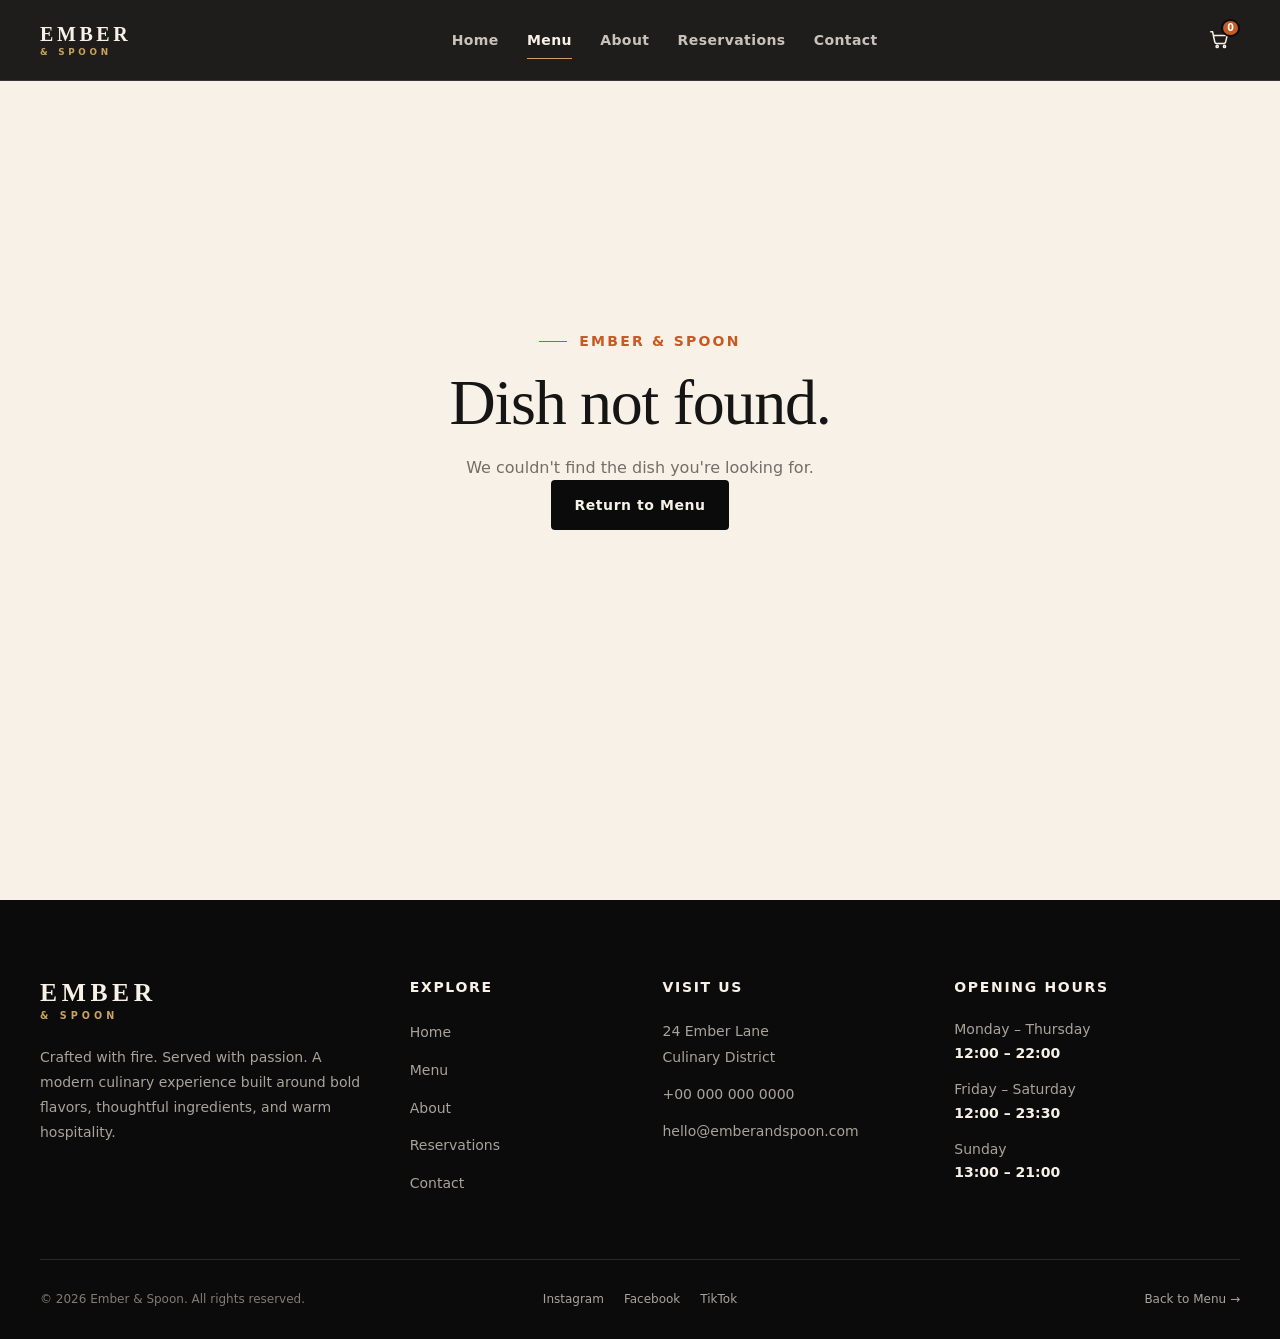
<file: food-detail.html>
<!DOCTYPE html>
<html lang="en">

<head>

    <meta charset="UTF-8">

    <meta
        name="viewport"
        content="width=device-width, initial-scale=1.0"
    >

    <meta
        name="description"
        content="View detailed information about Ember & Spoon dishes."
    >

    <title>Dish Details | Ember & Spoon</title>

    <link rel="stylesheet" href="css/style.css">

</head>


<body>

<a
    href="#main-content"
    class="skip-link"
>
    Skip to main content
</a>

    <!-- =====================================================
         HEADER / NAVIGATION
         ===================================================== -->

    <header class="site-header" id="site-header">

        <nav
            class="navbar container"
            aria-label="Main navigation"
        >

            <a
                href="index.html"
                class="navbar-logo"
                aria-label="Ember & Spoon Home"
            >

                <span class="navbar-logo-main">
                    EMBER
                </span>

                <span class="navbar-logo-sub">
                    & SPOON
                </span>

            </a>


            <div
                class="navbar-nav"
                id="main-navigation"
            >

                <a
                    href="index.html"
                    class="navbar-link"
                >
                    Home
                </a>


                <a
                    href="menu.html"
                    class="navbar-link active"
                    aria-current="page"
                >
                    Menu
                </a>


                <a
                    href="about.html"
                    class="navbar-link"
                >
                    About
                </a>


                <a
                    href="reservations.html"
                    class="navbar-link"
                >
                    Reservations
                </a>


                <a
                    href="contact.html"
                    class="navbar-link"
                >
                    Contact
                </a>

            </div>


            <div class="navbar-actions">

                <a
                    href="cart.html"
                    class="navbar-cart"
                    aria-label="Shopping cart"
                >

                    <svg
                        class="cart-icon"
                        viewBox="0 0 24 24"
                        aria-hidden="true"
                        focusable="false"
                    >

                        <path
                            d="M3 3h2l2.4 11.2a2 2 0 0 0 2 1.6h7.8a2 2 0 0 0 2-1.6L21 7H6"
                        ></path>

                        <circle
                            cx="10"
                            cy="19"
                            r="1.2"
                        ></circle>

                        <circle
                            cx="18"
                            cy="19"
                            r="1.2"
                        ></circle>

                    </svg>


                    <span
                        class="cart-count"
                        id="cart-count"
                        aria-label="0 items in cart"
                    >
                        0
                    </span>

                </a>


                <button
                    class="navbar-toggle"
                    id="navbar-toggle"
                    type="button"
                    aria-label="Open navigation menu"
                    aria-expanded="false"
                    aria-controls="main-navigation"
                >

                    <span></span>
                    <span></span>
                    <span></span>

                </button>

            </div>

        </nav>

    </header>


    <!-- =====================================================
         MAIN CONTENT
         ===================================================== -->

    <main id="main-content">

        <section class="food-detail-section section">

            <div
                class="container"
                id="food-detail-container"
            >

                <!-- JavaScript will render the dish here -->

            </div>

        </section>

    </main>


    <!-- =====================================================
         FOOTER
         ===================================================== -->

    <footer class="site-footer">

        <div class="container">

            <div class="footer-main">

                <div class="footer-brand">

                    <a
                        href="index.html"
                        class="footer-logo"
                        aria-label="Ember & Spoon Home"
                    >

                        <span class="footer-logo-main">
                            EMBER
                        </span>

                        <span class="footer-logo-sub">
                            & SPOON
                        </span>

                    </a>


                    <p class="footer-description">
                        Crafted with fire. Served with passion.
                        A modern culinary experience built around
                        bold flavors, thoughtful ingredients, and
                        warm hospitality.
                    </p>

                </div>


                <div class="footer-column">

                    <h2 class="footer-heading">
                        Explore
                    </h2>

                    <ul class="footer-links">

                        <li>
                            <a href="index.html">
                                Home
                            </a>
                        </li>

                        <li>
                            <a href="menu.html">
                                Menu
                            </a>
                        </li>

                        <li>
                            <a href="about.html">
                                About
                            </a>
                        </li>

                        <li>
                            <a href="reservations.html">
                                Reservations
                            </a>
                        </li>

                        <li>
                            <a href="contact.html">
                                Contact
                            </a>
                        </li>

                    </ul>

                </div>


                <div class="footer-column">

                    <h2 class="footer-heading">
                        Visit Us
                    </h2>

                    <address class="footer-contact">

                        <p>
                            24 Ember Lane
                            <br>
                            Culinary District
                        </p>

                        <a href="tel:+0000000000">
                            +00 000 000 0000
                        </a>

                        <a href="mailto:hello@emberandspoon.com">
                            hello@emberandspoon.com
                        </a>

                    </address>

                </div>


                <div class="footer-column">

                    <h2 class="footer-heading">
                        Opening Hours
                    </h2>

                    <div class="footer-hours">

                        <div class="footer-hours-row">

                            <span>
                                Monday – Thursday
                            </span>

                            <span>
                                12:00 – 22:00
                            </span>

                        </div>


                        <div class="footer-hours-row">

                            <span>
                                Friday – Saturday
                            </span>

                            <span>
                                12:00 – 23:30
                            </span>

                        </div>


                        <div class="footer-hours-row">

                            <span>
                                Sunday
                            </span>

                            <span>
                                13:00 – 21:00
                            </span>

                        </div>

                    </div>

                </div>

            </div>


            <div class="footer-bottom">

                <p>
                    © <span id="current-year"></span>
                    Ember & Spoon. All rights reserved.
                </p>


                <div class="footer-socials">

                    <a
                        href="#"
                        aria-label="Instagram"
                    >
                        Instagram
                    </a>

                    <a
                        href="#"
                        aria-label="Facebook"
                    >
                        Facebook
                    </a>

                    <a
                        href="#"
                        aria-label="TikTok"
                    >
                        TikTok
                    </a>

                </div>


                <a
                    href="menu.html"
                    class="footer-top-link"
                >
                    Back to Menu →
                </a>

            </div>

        </div>

    </footer>


    <script src="js/script.js"></script>

</body>

</html>
</file>
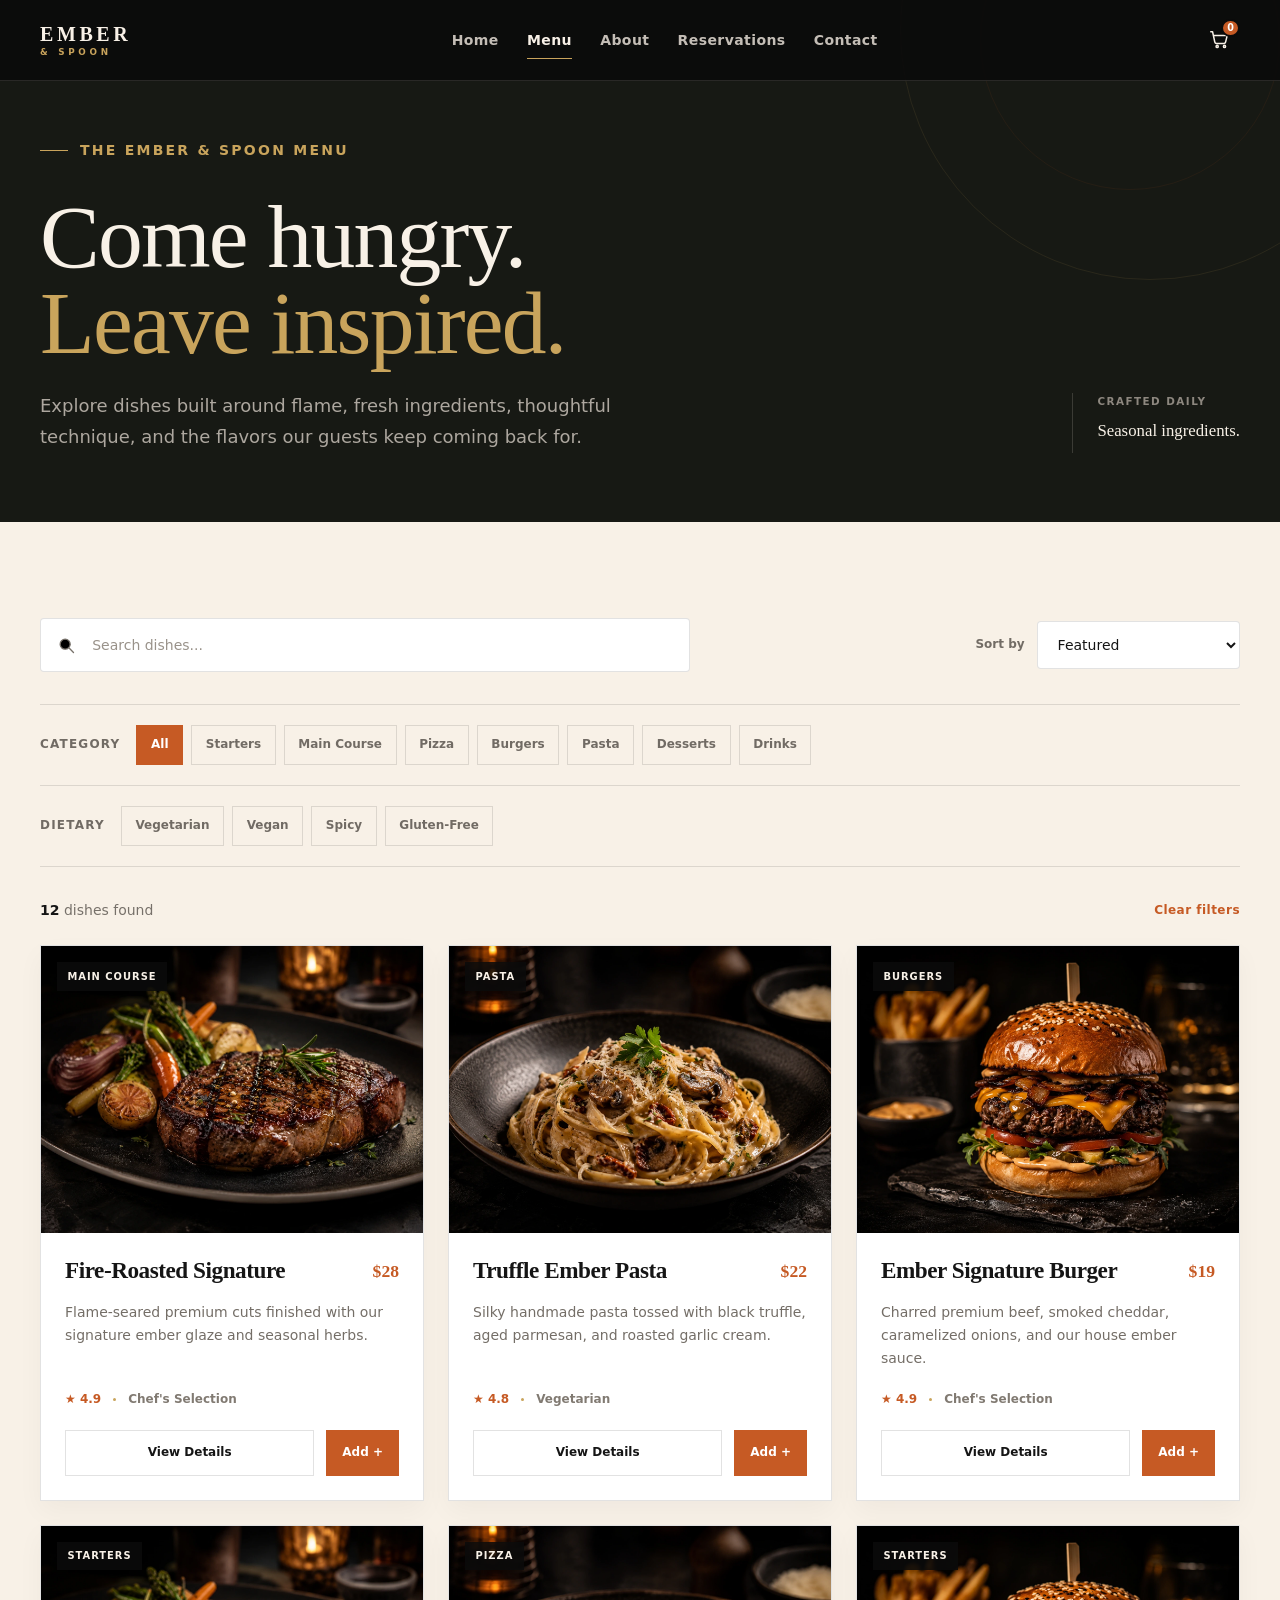
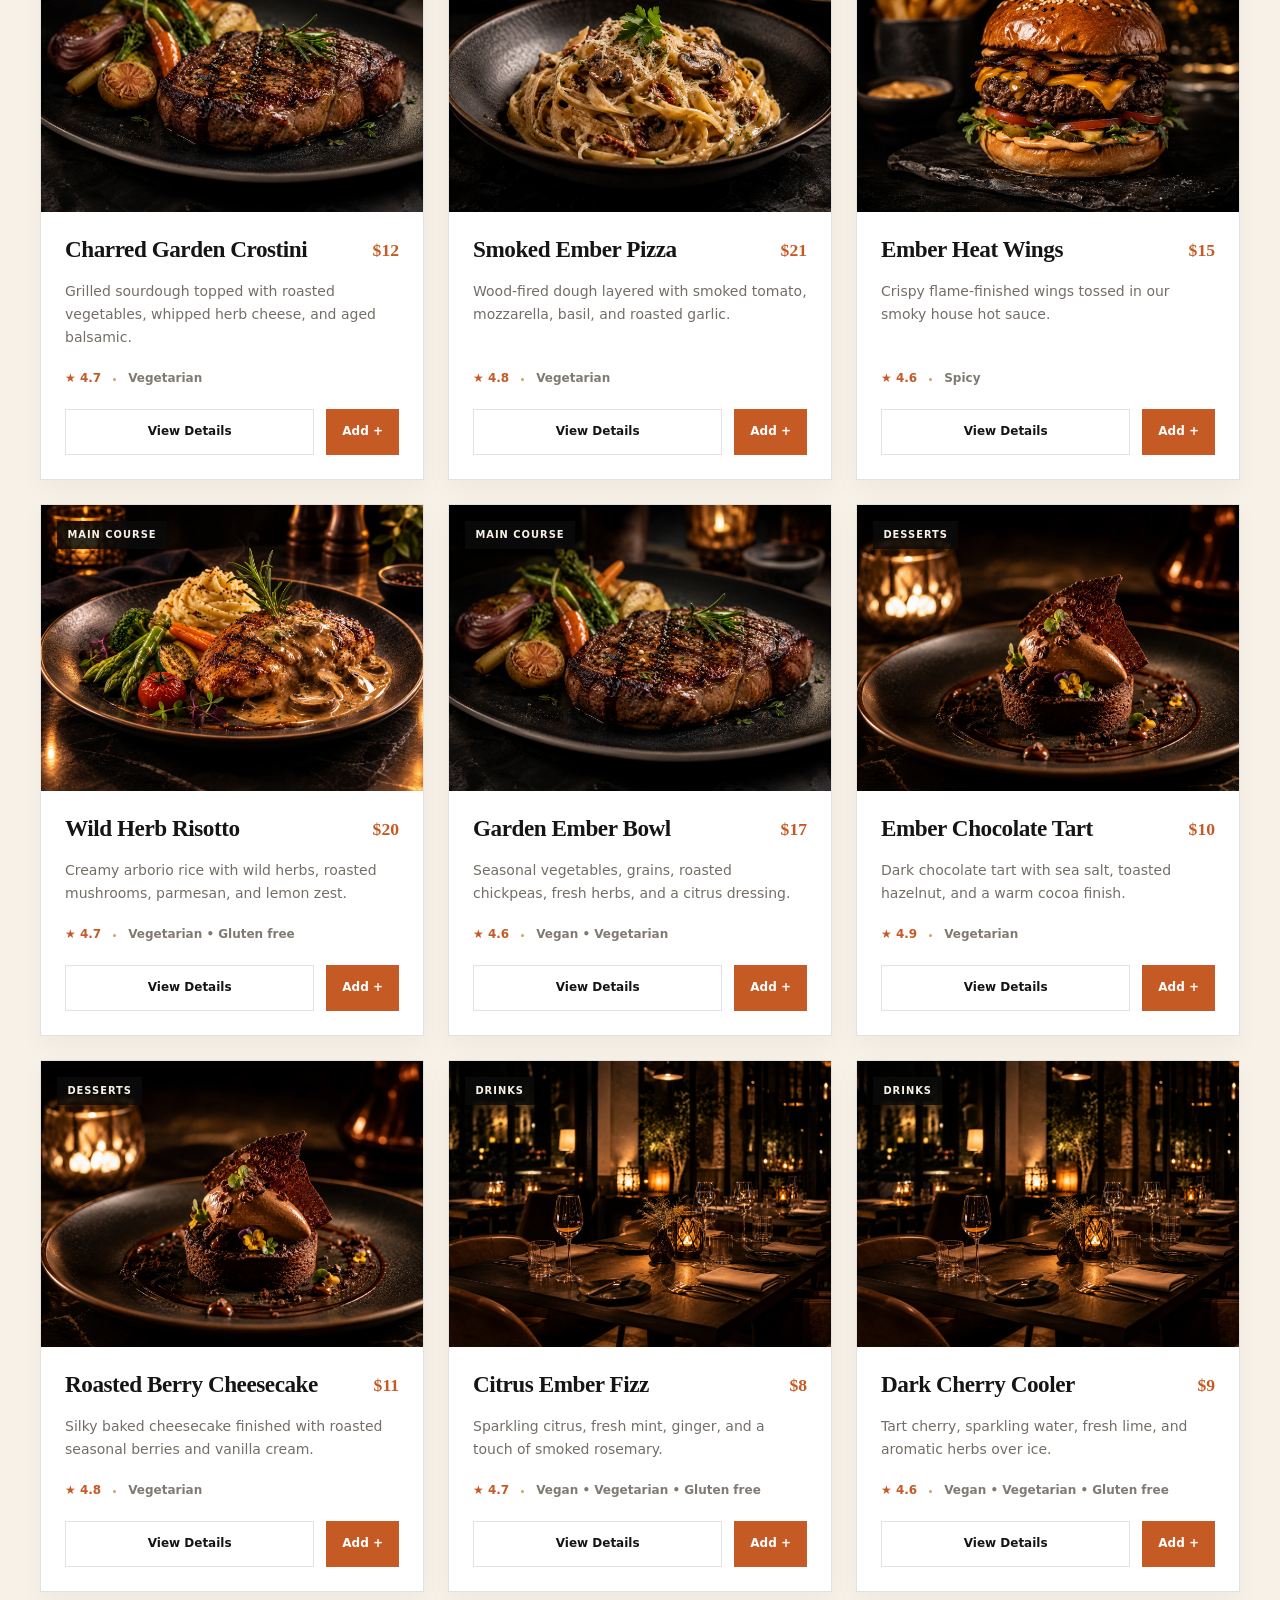
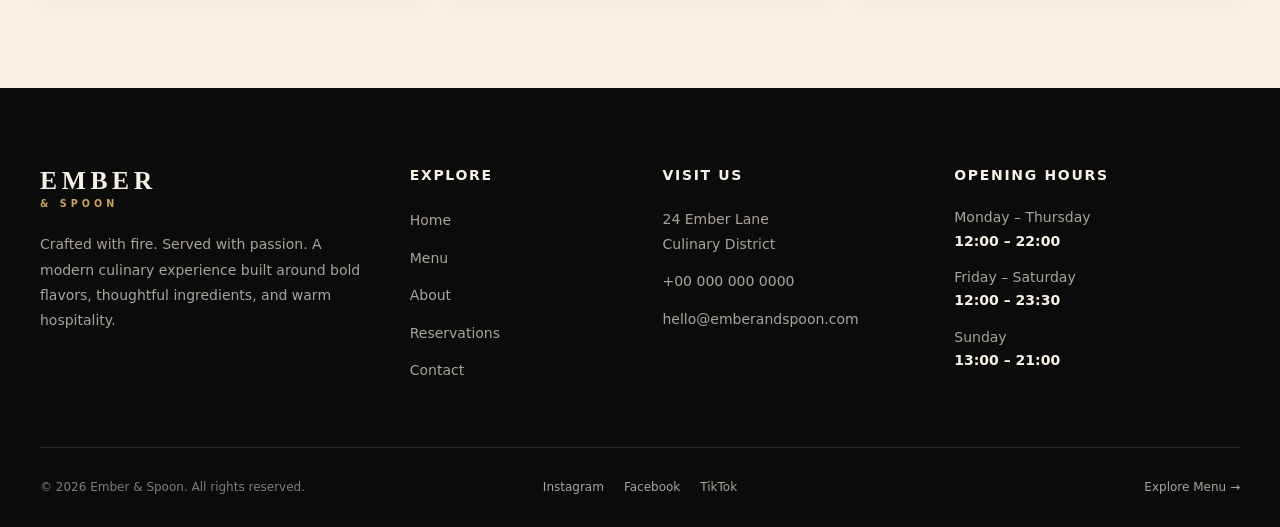
<file: menu.html>
<!DOCTYPE html>
<html lang="en">

<head>

    <meta charset="UTF-8">

    <meta
        name="viewport"
        content="width=device-width, initial-scale=1.0"
    >

    <meta
        name="description"
        content="Explore the Ember & Spoon menu — handcrafted dishes, bold flavors, and seasonal favorites."
    >

    <title>Menu | Ember & Spoon</title>

    <link rel="stylesheet" href="css/style.css">

</head>


<body>

<a
    href="#main-content"
    class="skip-link"
>
    Skip to main content
</a>

    <!-- =====================================================
         HEADER / NAVIGATION
         ===================================================== -->

    <header class="site-header" id="site-header">

        <nav
            class="navbar container"
            aria-label="Main navigation"
        >

            <!-- Logo -->

            <a
                href="index.html"
                class="navbar-logo"
                aria-label="Ember & Spoon Home"
            >

                <span class="navbar-logo-main">
                    EMBER
                </span>

                <span class="navbar-logo-sub">
                    & SPOON
                </span>

            </a>


            <!-- Navigation -->

            <div
                class="navbar-nav"
                id="main-navigation"
            >

                <a
                    href="index.html"
                    class="navbar-link"
                >
                    Home
                </a>


                <a
                    href="menu.html"
                    class="navbar-link active"
                    aria-current="page"
                >
                    Menu
                </a>


                <a
                    href="about.html"
                    class="navbar-link"
                >
                    About
                </a>


                <a
                    href="reservations.html"
                    class="navbar-link"
                >
                    Reservations
                </a>


                <a
                    href="contact.html"
                    class="navbar-link"
                >
                    Contact
                </a>

            </div>


            <!-- Actions -->

            <div class="navbar-actions">

                <a
                    href="cart.html"
                    class="navbar-cart"
                    aria-label="Shopping cart"
                >

                    <svg
                        class="cart-icon"
                        viewBox="0 0 24 24"
                        aria-hidden="true"
                        focusable="false"
                    >

                        <path
                            d="M3 3h2l2.4 11.2a2 2 0 0 0 2 1.6h7.8a2 2 0 0 0 2-1.6L21 7H6"
                        ></path>

                        <circle
                            cx="10"
                            cy="19"
                            r="1.2"
                        ></circle>

                        <circle
                            cx="18"
                            cy="19"
                            r="1.2"
                        ></circle>

                    </svg>


                    <span
                        class="cart-count"
                        id="cart-count"
                        aria-label="0 items in cart"
                    >
                        0
                    </span>

                </a>


                <button
                    class="navbar-toggle"
                    id="navbar-toggle"
                    type="button"
                    aria-label="Open navigation menu"
                    aria-expanded="false"
                    aria-controls="main-navigation"
                >

                    <span></span>
                    <span></span>
                    <span></span>

                </button>

            </div>

        </nav>

    </header>


    <!-- =====================================================
         MAIN CONTENT
         ===================================================== -->

    <main id="main-content"></main>

        <!-- Menu Hero -->

        <section class="menu-hero">

            <div class="container menu-hero-container">

                <div class="menu-hero-content">

                    <span class="section-label">
                        The Ember & Spoon Menu
                    </span>

                    <h1 class="menu-hero-title">
                        Come hungry.
                        <span>Leave inspired.</span>
                    </h1>

                    <p class="menu-hero-description">
                        Explore dishes built around flame, fresh
                        ingredients, thoughtful technique, and the
                        flavors our guests keep coming back for.
                    </p>

                </div>


                <div class="menu-hero-note">

                    <span>
                        Crafted daily
                    </span>

                    <strong>
                        Seasonal ingredients.
                    </strong>

                </div>

            </div>

        </section>


        <!-- Menu Controls -->

        <section class="menu-section section">

            <div class="container">

                <div class="menu-controls">

                    <!-- Search -->

                    <div class="menu-search">

                        <label
                            for="menu-search-input"
                            class="sr-only"
                        >
                            Search menu
                        </label>

                        <svg
                            class="menu-search-icon"
                            viewBox="0 0 24 24"
                            aria-hidden="true"
                        >

                            <circle
                                cx="11"
                                cy="11"
                                r="6"
                            ></circle>

                            <path
                                d="m16 16 5 5"
                            ></path>

                        </svg>

                        <input
                            type="search"
                            id="menu-search-input"
                            placeholder="Search dishes..."
                            autocomplete="off"
                        >

                    </div>


                    <!-- Sort -->

                    <div class="menu-sort">

                        <label
                            for="menu-sort-select"
                        >
                            Sort by
                        </label>

                        <select
                            id="menu-sort-select"
                        >

                            <option value="default">
                                Featured
                            </option>

                            <option value="price-low">
                                Price: Low to High
                            </option>

                            <option value="price-high">
                                Price: High to Low
                            </option>

                            <option value="rating">
                                Rating
                            </option>

                            <option value="popularity">
                                Popularity
                            </option>

                        </select>

                    </div>

                </div>


                <!-- Category Filters -->

                <div
                    class="menu-filter-group"
                    aria-label="Menu categories"
                >

                    <span class="menu-filter-title">
                        Category
                    </span>


                    <div class="menu-filter-list">

                        <button
                            class="menu-filter-button active"
                            type="button"
                            data-filter-group="category"
                            data-category="all"
                            aria-pressed="true"
                        >
                            All
                        </button>


                        <button
                            class="menu-filter-button"
                            type="button"
                            data-filter-group="category"
                            data-category="starters"
                            aria-pressed="false"
                        >
                            Starters
                        </button>


                        <button
                            class="menu-filter-button"
                            type="button"
                            data-filter-group="category"
                            data-category="main-course"
                            aria-pressed="false"
                        >
                            Main Course
                        </button>


                        <button
                            class="menu-filter-button"
                            type="button"
                            data-filter-group="category"
                            data-category="pizza"
                            aria-pressed="false"
                        >
                            Pizza
                        </button>


                        <button
                            class="menu-filter-button"
                            type="button"
                            data-filter-group="category"
                            data-category="burgers"
                            aria-pressed="false"
                        >
                            Burgers
                        </button>


                        <button
                            class="menu-filter-button"
                            type="button"
                            data-filter-group="category"
                            data-category="pasta"
                            aria-pressed="false"
                        >
                            Pasta
                        </button>


                        <button
                            class="menu-filter-button"
                            type="button"
                            data-filter-group="category"
                            data-category="desserts"
                            aria-pressed="false"
                        >
                            Desserts
                        </button>


                        <button
                            class="menu-filter-button"
                            type="button"
                            data-filter-group="category"
                            data-category="drinks"
                            aria-pressed="false"
                        >
                            Drinks
                        </button>

                    </div>

                </div>


                <!-- Dietary Filters -->

                <div
                    class="menu-filter-group"
                    aria-label="Dietary preferences"
                >

                    <span class="menu-filter-title">
                        Dietary
                    </span>


                    <div class="menu-filter-list">

                        <button
                            class="menu-filter-button"
                            type="button"
                            data-filter-group="diet"
                            data-diet="vegetarian"
                            aria-pressed="false"
                        >
                            Vegetarian
                        </button>


                        <button
                            class="menu-filter-button"
                            type="button"
                            data-filter-group="diet"
                            data-diet="vegan"
                            aria-pressed="false"
                        >
                            Vegan
                        </button>


                        <button
                            class="menu-filter-button"
                            type="button"
                            data-filter-group="diet"
                            data-diet="spicy"
                            aria-pressed="false"
                        >
                            Spicy
                        </button>


                        <button
                            class="menu-filter-button"
                            type="button"
                            data-filter-group="diet"
                            data-diet="gluten-free"
                            aria-pressed="false"
                        >
                            Gluten-Free
                        </button>

                    </div>

                </div>


                <!-- Menu Results Header -->

                <div class="menu-results-header">

                    <p>
                        <strong id="menu-result-count">
                            0
                        </strong>

                        dishes found
                    </p>


                    <button
                        type="button"
                        class="menu-clear-filters"
                        id="menu-clear-filters"
                    >
                        Clear filters
                    </button>

                </div>


                <!-- Dish Grid -->

                <div
                    class="menu-grid"
                    id="menu-grid"
                >
                    <!-- JavaScript will render dishes here -->
                </div>


                <!-- Empty State -->

                <div
                    class="menu-empty-state"
                    id="menu-empty-state"
                    hidden
                >

                    <div
                        class="menu-empty-icon"
                        aria-hidden="true"
                    >
                        —
                    </div>

                    <h2>
                        Nothing matched your search.
                    </h2>

                    <p>
                        Try another dish name, category, or dietary
                        preference.
                    </p>

                    <button
                        type="button"
                        class="btn btn-dark"
                        id="menu-empty-reset"
                    >
                        Reset Filters
                    </button>

                </div>

            </div>

        </section>

    </main>


    <!-- =====================================================
         FOOTER
         ===================================================== -->

    <footer class="site-footer">

        <div class="container">

            <div class="footer-main">

                <!-- Brand -->

                <div class="footer-brand">

                    <a
                        href="index.html"
                        class="footer-logo"
                        aria-label="Ember & Spoon Home"
                    >

                        <span class="footer-logo-main">
                            EMBER
                        </span>

                        <span class="footer-logo-sub">
                            & SPOON
                        </span>

                    </a>


                    <p class="footer-description">
                        Crafted with fire. Served with passion.
                        A modern culinary experience built around
                        bold flavors, thoughtful ingredients, and
                        warm hospitality.
                    </p>

                </div>


                <!-- Navigation -->

                <div class="footer-column">

                    <h2 class="footer-heading">
                        Explore
                    </h2>

                    <ul class="footer-links">

                        <li>
                            <a href="index.html">
                                Home
                            </a>
                        </li>

                        <li>
                            <a href="menu.html">
                                Menu
                            </a>
                        </li>

                        <li>
                            <a href="about.html">
                                About
                            </a>
                        </li>

                        <li>
                            <a href="reservations.html">
                                Reservations
                            </a>
                        </li>

                        <li>
                            <a href="contact.html">
                                Contact
                            </a>
                        </li>

                    </ul>

                </div>


                <!-- Contact -->

                <div class="footer-column">

                    <h2 class="footer-heading">
                        Visit Us
                    </h2>

                    <address class="footer-contact">

                        <p>
                            24 Ember Lane
                            <br>
                            Culinary District
                        </p>

                        <a href="tel:+0000000000">
                            +00 000 000 0000
                        </a>

                        <a href="mailto:hello@emberandspoon.com">
                            hello@emberandspoon.com
                        </a>

                    </address>

                </div>


                <!-- Hours -->

                <div class="footer-column">

                    <h2 class="footer-heading">
                        Opening Hours
                    </h2>

                    <div class="footer-hours">

                        <div class="footer-hours-row">

                            <span>
                                Monday – Thursday
                            </span>

                            <span>
                                12:00 – 22:00
                            </span>

                        </div>


                        <div class="footer-hours-row">

                            <span>
                                Friday – Saturday
                            </span>

                            <span>
                                12:00 – 23:30
                            </span>

                        </div>


                        <div class="footer-hours-row">

                            <span>
                                Sunday
                            </span>

                            <span>
                                13:00 – 21:00
                            </span>

                        </div>

                    </div>

                </div>

            </div>


            <div class="footer-bottom">

                <p>
                    © <span id="current-year"></span>
                    Ember & Spoon. All rights reserved.
                </p>


                <div class="footer-socials">

                    <a
                        href="#"
                        aria-label="Instagram"
                    >
                        Instagram
                    </a>

                    <a
                        href="#"
                        aria-label="Facebook"
                    >
                        Facebook
                    </a>

                    <a
                        href="#"
                        aria-label="TikTok"
                    >
                        TikTok
                    </a>

                </div>


                <a
                    href="menu.html"
                    class="footer-top-link"
                >
                    Explore Menu →
                </a>

            </div>

        </div>

    </footer>


    <script src="js/script.js"></script>

</body>

</html>
</file>
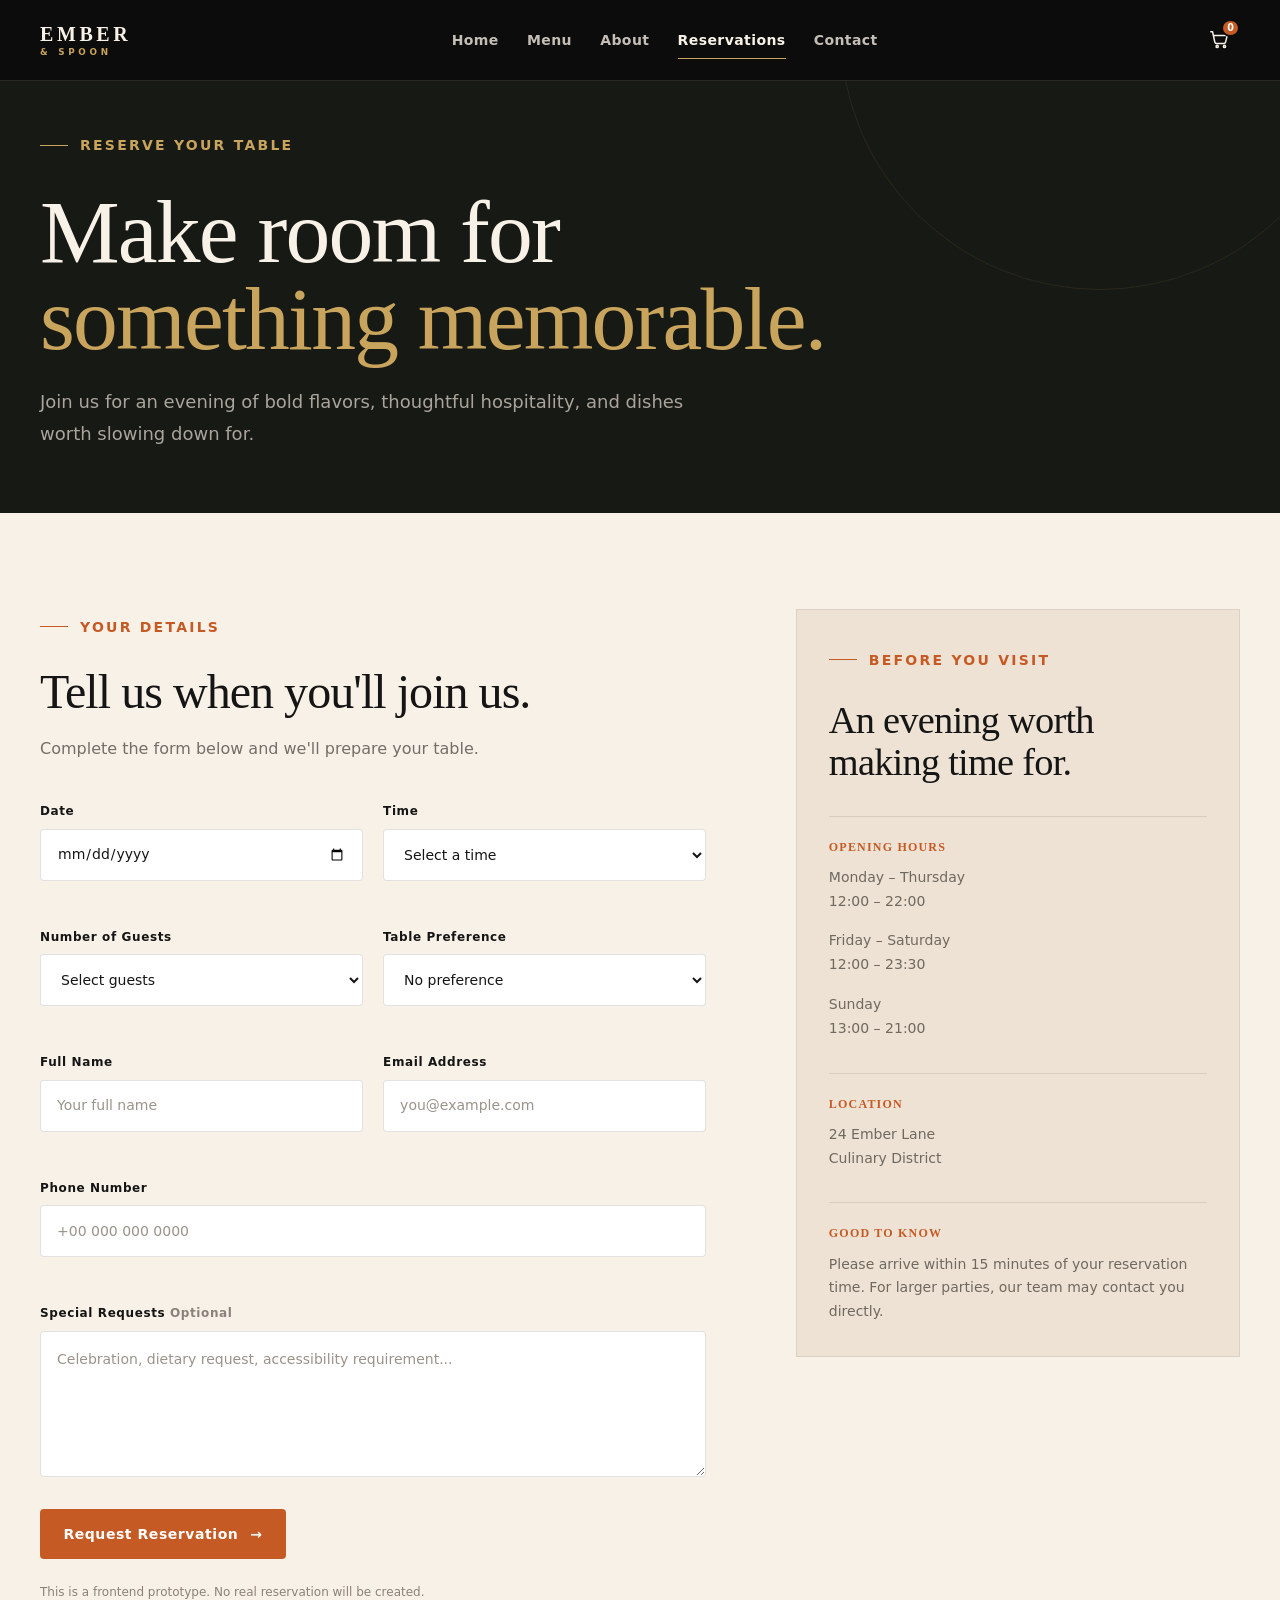
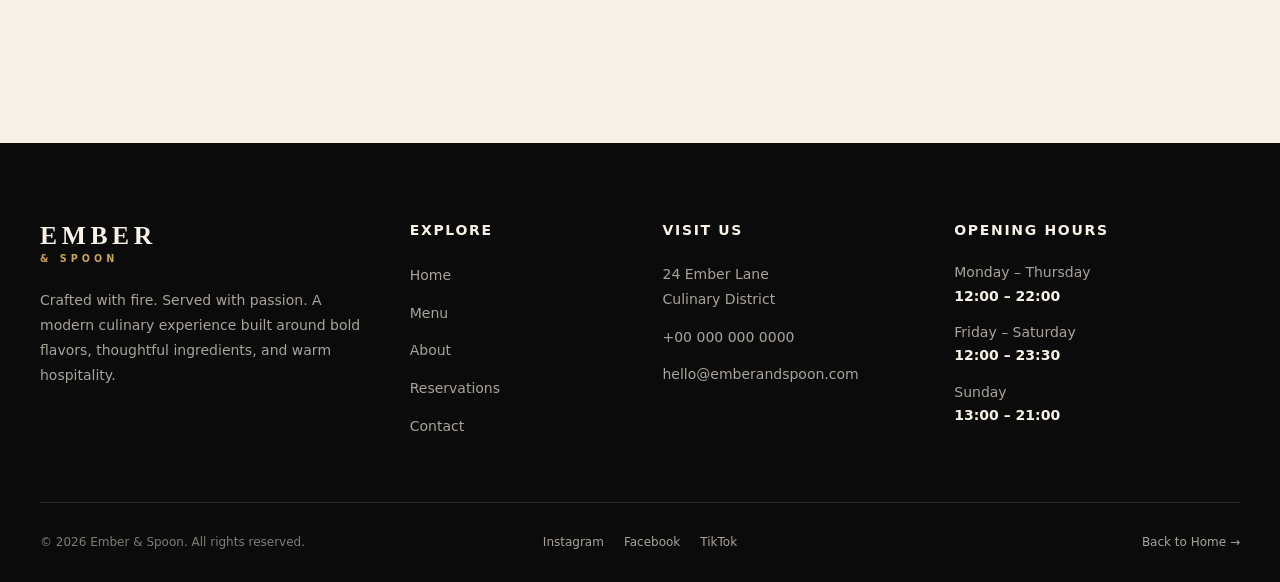
<file: reservations.html>
<!DOCTYPE html>
<html lang="en">

<head>

    <meta charset="UTF-8">

    <meta
        name="viewport"
        content="width=device-width, initial-scale=1.0"
    >

    <meta
        name="description"
        content="Reserve a table at Ember & Spoon and make your next meal an experience."
    >

    <title>Reservations | Ember & Spoon</title>

    <link rel="stylesheet" href="css/style.css">

</head>


<body>

<a
    href="#main-content"
    class="skip-link"
>
    Skip to main content
</a>

    <!-- =====================================================
         HEADER / NAVIGATION
         ===================================================== -->

    <header class="site-header" id="site-header">

        <nav
            class="navbar container"
            aria-label="Main navigation"
        >

            <a
                href="index.html"
                class="navbar-logo"
                aria-label="Ember & Spoon Home"
            >

                <span class="navbar-logo-main">
                    EMBER
                </span>

                <span class="navbar-logo-sub">
                    & SPOON
                </span>

            </a>


            <div
                class="navbar-nav"
                id="main-navigation"
            >

                <a
                    href="index.html"
                    class="navbar-link"
                >
                    Home
                </a>


                <a
                    href="menu.html"
                    class="navbar-link"
                >
                    Menu
                </a>


                <a
                    href="about.html"
                    class="navbar-link"
                >
                    About
                </a>


                <a
                    href="reservations.html"
                    class="navbar-link active"
                    aria-current="page"
                >
                    Reservations
                </a>


                <a
                    href="contact.html"
                    class="navbar-link"
                >
                    Contact
                </a>

            </div>


            <div class="navbar-actions">

                <a
                    href="cart.html"
                    class="navbar-cart"
                    aria-label="Shopping cart"
                >

                    <svg
                        class="cart-icon"
                        viewBox="0 0 24 24"
                        aria-hidden="true"
                        focusable="false"
                    >

                        <path
                            d="M3 3h2l2.4 11.2a2 2 0 0 0 2 1.6h7.8a2 2 0 0 0 2-1.6L21 7H6"
                        ></path>

                        <circle
                            cx="10"
                            cy="19"
                            r="1.2"
                        ></circle>

                        <circle
                            cx="18"
                            cy="19"
                            r="1.2"
                        ></circle>

                    </svg>


                    <span
                        class="cart-count"
                        id="cart-count"
                        aria-label="0 items in cart"
                    >
                        0
                    </span>

                </a>


                <button
                    class="navbar-toggle"
                    id="navbar-toggle"
                    type="button"
                    aria-label="Open navigation menu"
                    aria-expanded="false"
                    aria-controls="main-navigation"
                >

                    <span></span>
                    <span></span>
                    <span></span>

                </button>

            </div>

        </nav>

    </header>


    <!-- =====================================================
         MAIN CONTENT
         ===================================================== -->

    <main id="main-content">

        <!-- Reservation Hero -->

        <section class="reservation-hero">

            <div class="container">

                <div class="reservation-hero-content">

                    <span class="section-label">
                        Reserve Your Table
                    </span>

                    <h1 class="reservation-hero-title">
                        Make room for
                        <span>something memorable.</span>
                    </h1>

                    <p class="reservation-hero-description">
                        Join us for an evening of bold flavors,
                        thoughtful hospitality, and dishes worth
                        slowing down for.
                    </p>

                </div>

            </div>

        </section>


        <!-- Reservation Form -->

        <section class="reservation-section section">

            <div class="container">

                <div
                    class="reservation-layout"
                    id="reservation-layout"
                >

                    <!-- Form -->

                    <div class="reservation-form-area">

                        <div class="reservation-form-header">

                            <span class="section-label">
                                Your Details
                            </span>

                            <h2>
                                Tell us when you'll join us.
                            </h2>

                            <p>
                                Complete the form below and we'll
                                prepare your table.
                            </p>

                        </div>


                        <form
                            class="reservation-form"
                            id="reservation-form"
                            novalidate
                        >

                            <!-- Date / Time -->

                            <div class="reservation-form-grid">

                                <div class="form-field">

                                    <label for="reservation-date">
                                        Date
                                    </label>

                                    <input
                                        type="date"
                                        id="reservation-date"
                                        name="date"
                                        required
                                    >

                                    <span
                                        class="form-error"
                                        id="reservation-date-error"
                                        aria-live="polite"
                                    ></span>

                                </div>


                                <div class="form-field">

                                    <label for="reservation-time">
                                        Time
                                    </label>

                                    <select
                                        id="reservation-time"
                                        name="time"
                                        required
                                    >

                                        <option value="">
                                            Select a time
                                        </option>

                                        <option value="12:00">
                                            12:00 PM
                                        </option>

                                        <option value="13:00">
                                            1:00 PM
                                        </option>

                                        <option value="14:00">
                                            2:00 PM
                                        </option>

                                        <option value="18:00">
                                            6:00 PM
                                        </option>

                                        <option value="19:00">
                                            7:00 PM
                                        </option>

                                        <option value="20:00">
                                            8:00 PM
                                        </option>

                                        <option value="21:00">
                                            9:00 PM
                                        </option>

                                        <option value="22:00">
                                            10:00 PM
                                        </option>

                                    </select>

                                    <span
                                        class="form-error"
                                        id="reservation-time-error"
                                        aria-live="polite"
                                    ></span>

                                </div>

                            </div>


                            <!-- Guests / Table -->

                            <div class="reservation-form-grid">

                                <div class="form-field">

                                    <label for="reservation-guests">
                                        Number of Guests
                                    </label>

                                    <select
                                        id="reservation-guests"
                                        name="guests"
                                        required
                                    >

                                        <option value="">
                                            Select guests
                                        </option>

                                        <option value="1">
                                            1 Guest
                                        </option>

                                        <option value="2">
                                            2 Guests
                                        </option>

                                        <option value="3">
                                            3 Guests
                                        </option>

                                        <option value="4">
                                            4 Guests
                                        </option>

                                        <option value="5">
                                            5 Guests
                                        </option>

                                        <option value="6">
                                            6 Guests
                                        </option>

                                        <option value="7">
                                            7 Guests
                                        </option>

                                        <option value="8">
                                            8 Guests
                                        </option>

                                    </select>

                                    <span
                                        class="form-error"
                                        id="reservation-guests-error"
                                        aria-live="polite"
                                    ></span>

                                </div>


                                <div class="form-field">

                                    <label for="reservation-table">
                                        Table Preference
                                    </label>

                                    <select
                                        id="reservation-table"
                                        name="table"
                                    >

                                        <option value="no-preference">
                                            No preference
                                        </option>

                                        <option value="window">
                                            Window
                                        </option>

                                        <option value="quiet">
                                            Quiet area
                                        </option>

                                        <option value="bar">
                                            Bar seating
                                        </option>

                                        <option value="outdoor">
                                            Outdoor
                                        </option>

                                    </select>

                                </div>

                            </div>


                            <!-- Name / Email -->

                            <div class="reservation-form-grid">

                                <div class="form-field">

                                    <label for="reservation-name">
                                        Full Name
                                    </label>

                                    <input
                                        type="text"
                                        id="reservation-name"
                                        name="name"
                                        placeholder="Your full name"
                                        autocomplete="name"
                                        required
                                    >

                                    <span
                                        class="form-error"
                                        id="reservation-name-error"
                                        aria-live="polite"
                                    ></span>

                                </div>


                                <div class="form-field">

                                    <label for="reservation-email">
                                        Email Address
                                    </label>

                                    <input
                                        type="email"
                                        id="reservation-email"
                                        name="email"
                                        placeholder="you@example.com"
                                        autocomplete="email"
                                        required
                                    >

                                    <span
                                        class="form-error"
                                        id="reservation-email-error"
                                        aria-live="polite"
                                    ></span>

                                </div>

                            </div>


                            <!-- Phone -->

                            <div class="form-field">

                                <label for="reservation-phone">
                                    Phone Number
                                </label>

                                <input
                                    type="tel"
                                    id="reservation-phone"
                                    name="phone"
                                    placeholder="+00 000 000 0000"
                                    autocomplete="tel"
                                    required
                                >

                                <span
                                    class="form-error"
                                    id="reservation-phone-error"
                                    aria-live="polite"
                                ></span>

                            </div>


                            <!-- Special Requests -->

                            <div class="form-field">

                                <label for="reservation-requests">
                                    Special Requests
                                    <span>
                                        Optional
                                    </span>
                                </label>

                                <textarea
                                    id="reservation-requests"
                                    name="requests"
                                    rows="5"
                                    placeholder="Celebration, dietary request, accessibility requirement..."
                                ></textarea>

                            </div>


                            <button
                                type="submit"
                                class="btn btn-primary reservation-submit"
                            >
                                Request Reservation

                                <span aria-hidden="true">
                                    →
                                </span>
                            </button>


                            <p class="reservation-note">
                                This is a frontend prototype.
                                No real reservation will be created.
                            </p>


                            <p
                                class="reservation-form-status"
                                id="reservation-form-status"
                                role="status"
                                aria-live="polite"
                            ></p>

                        </form>

                    </div>


                    <!-- Information -->

                    <aside class="reservation-info">

                        <span class="section-label">
                            Before You Visit
                        </span>

                        <h2>
                            An evening worth making time for.
                        </h2>


                        <div class="reservation-info-block">

                            <h3>
                                Opening Hours
                            </h3>

                            <p>
                                Monday – Thursday
                                <br>
                                12:00 – 22:00
                            </p>

                            <p>
                                Friday – Saturday
                                <br>
                                12:00 – 23:30
                            </p>

                            <p>
                                Sunday
                                <br>
                                13:00 – 21:00
                            </p>

                        </div>


                        <div class="reservation-info-block">

                            <h3>
                                Location
                            </h3>

                            <p>
                                24 Ember Lane
                                <br>
                                Culinary District
                            </p>

                        </div>


                        <div class="reservation-info-block">

                            <h3>
                                Good to Know
                            </h3>

                            <p>
                                Please arrive within 15 minutes of
                                your reservation time. For larger
                                parties, our team may contact you
                                directly.
                            </p>

                        </div>

                    </aside>

                </div>


                <!-- Confirmation -->

                <div
                    class="reservation-confirmation"
                    id="reservation-confirmation"
                    hidden
                >

                    <div class="reservation-confirmation-icon">
                        ✓
                    </div>

                    <span class="section-label">
                        Request Received
                    </span>

                    <h2>
                        Your table is almost ready.
                    </h2>

                    <p id="reservation-confirmation-text">
                        Your reservation request has been recorded.
                    </p>

                    <button
                        type="button"
                        class="btn btn-dark"
                        id="reservation-new-button"
                    >
                        Make Another Reservation
                    </button>

                </div>

            </div>

        </section>

    </main>


    <!-- =====================================================
         FOOTER
         ===================================================== -->

    <footer class="site-footer">

        <div class="container">

            <div class="footer-main">

                <div class="footer-brand">

                    <a
                        href="index.html"
                        class="footer-logo"
                        aria-label="Ember & Spoon Home"
                    >

                        <span class="footer-logo-main">
                            EMBER
                        </span>

                        <span class="footer-logo-sub">
                            & SPOON
                        </span>

                    </a>

                    <p class="footer-description">
                        Crafted with fire. Served with passion.
                        A modern culinary experience built around
                        bold flavors, thoughtful ingredients, and
                        warm hospitality.
                    </p>

                </div>


                <div class="footer-column">

                    <h2 class="footer-heading">
                        Explore
                    </h2>

                    <ul class="footer-links">

                        <li>
                            <a href="index.html">
                                Home
                            </a>
                        </li>

                        <li>
                            <a href="menu.html">
                                Menu
                            </a>
                        </li>

                        <li>
                            <a href="about.html">
                                About
                            </a>
                        </li>

                        <li>
                            <a href="reservations.html">
                                Reservations
                            </a>
                        </li>

                        <li>
                            <a href="contact.html">
                                Contact
                            </a>
                        </li>

                    </ul>

                </div>


                <div class="footer-column">

                    <h2 class="footer-heading">
                        Visit Us
                    </h2>

                    <address class="footer-contact">

                        <p>
                            24 Ember Lane
                            <br>
                            Culinary District
                        </p>

                        <a href="tel:+0000000000">
                            +00 000 000 0000
                        </a>

                        <a href="mailto:hello@emberandspoon.com">
                            hello@emberandspoon.com
                        </a>

                    </address>

                </div>


                <div class="footer-column">

                    <h2 class="footer-heading">
                        Opening Hours
                    </h2>

                    <div class="footer-hours">

                        <div class="footer-hours-row">

                            <span>
                                Monday – Thursday
                            </span>

                            <span>
                                12:00 – 22:00
                            </span>

                        </div>

                        <div class="footer-hours-row">

                            <span>
                                Friday – Saturday
                            </span>

                            <span>
                                12:00 – 23:30
                            </span>

                        </div>

                        <div class="footer-hours-row">

                            <span>
                                Sunday
                            </span>

                            <span>
                                13:00 – 21:00
                            </span>

                        </div>

                    </div>

                </div>

            </div>


            <div class="footer-bottom">

                <p>
                    © <span id="current-year"></span>
                    Ember & Spoon. All rights reserved.
                </p>


                <div class="footer-socials">

                    <a
                        href="#"
                        aria-label="Instagram"
                    >
                        Instagram
                    </a>

                    <a
                        href="#"
                        aria-label="Facebook"
                    >
                        Facebook
                    </a>

                    <a
                        href="#"
                        aria-label="TikTok"
                    >
                        TikTok
                    </a>

                </div>


                <a
                    href="index.html"
                    class="footer-top-link"
                >
                    Back to Home →
                </a>

            </div>

        </div>

    </footer>


    <script src="js/script.js"></script>

</body>

</html>
</file>
<file: css/style.css>
/* =========================================================
   EMBER & SPOON
   Global Design System
   ========================================================= */


/* =========================================================
   1. CSS VARIABLES
   ---------------------------------------------------------
   CSS variables allow us to define our brand values once
   and reuse them throughout the entire website.
   ========================================================= */

:root {

    /* ---------- Brand Colors ---------- */

    --color-bg-dark: #0B0B0B;
    --color-bg-dark-soft: #141311;

    --color-cream: #F8F1E7;
    --color-cream-soft: #EFE5D7;

    --color-ember: #C65A24;
    --color-copper: #A64B2A;
    --color-gold: #C9A45C;
    --color-green: #6F7D54;

    /* ---------- Neutral Colors ---------- */

    --color-white: #FFFFFF;
    --color-black: #000000;

    --color-text-dark: #151515;
    --color-text-light: #F8F1E7;
    --color-text-muted: #8D8881;

    --color-border-dark: rgba(248, 241, 231, 0.12);
    --color-border-light: rgba(21, 21, 21, 0.12);

    /* ---------- Typography ---------- */

    --font-display:
        Georgia,
        "Times New Roman",
        serif;

    --font-body:
        Inter,
        ui-sans-serif,
        system-ui,
        -apple-system,
        BlinkMacSystemFont,
        "Segoe UI",
        sans-serif;

    /* ---------- Font Sizes ---------- */

    --text-xs: 0.75rem;
    --text-sm: 0.875rem;
    --text-base: 1rem;
    --text-lg: 1.125rem;
    --text-xl: 1.35rem;
    --text-2xl: 1.75rem;
    --text-3xl: 2.25rem;
    --text-4xl: 3rem;
    --text-5xl: 4rem;
    --text-6xl: 5.5rem;

    /* ---------- Line Heights ---------- */

    --leading-tight: 1.1;
    --leading-snug: 1.3;
    --leading-normal: 1.6;
    --leading-relaxed: 1.8;

    /* ---------- Spacing ---------- */

    --space-1: 0.25rem;
    --space-2: 0.5rem;
    --space-3: 0.75rem;
    --space-4: 1rem;
    --space-5: 1.25rem;
    --space-6: 1.5rem;
    --space-8: 2rem;
    --space-10: 2.5rem;
    --space-12: 3rem;
    --space-16: 4rem;
    --space-20: 5rem;
    --space-24: 6rem;
    --space-32: 8rem;

    /* ---------- Layout ---------- */

    --container-width: 1200px;
    --container-wide: 1400px;

    --header-height: 80px;

    /* ---------- Border Radius ---------- */

    --radius-sm: 4px;
    --radius-md: 8px;
    --radius-lg: 12px;

    /* ---------- Shadows ---------- */

    --shadow-soft:
        0 10px 30px rgba(0, 0, 0, 0.08);

    --shadow-medium:
        0 20px 50px rgba(0, 0, 0, 0.14);

    /* ---------- Transitions ---------- */

    --transition-fast: 180ms ease;
    --transition-base: 300ms ease;
    --transition-slow: 500ms ease;

    /* ---------- Z-index ---------- */

    --z-base: 1;
    --z-header: 1000;
    --z-overlay: 1100;
    --z-modal: 1200;
}


/* =========================================================
   2. GLOBAL RESET
   ========================================================= */

*,
*::before,
*::after {
    margin: 0;
    padding: 0;
    box-sizing: border-box;
}


html {
    scroll-behavior: smooth;
    scroll-padding-top: var(--header-height);
}


body {
    min-height: 100vh;

    background-color: var(--color-cream);
    color: var(--color-text-dark);

    font-family: var(--font-body);
    font-size: var(--text-base);
    line-height: var(--leading-normal);

    -webkit-font-smoothing: antialiased;
    text-rendering: optimizeLegibility;
}


/* =========================================================
   3. ACCESSIBILITY
   ========================================================= */

:focus-visible {
    outline: 2px solid var(--color-gold);
    outline-offset: 4px;
}


/* =========================================================
   4. BASIC ELEMENTS
   ========================================================= */

img,
picture,
svg,
video,
canvas {
    display: block;
    max-width: 100%;
}


img {
    height: auto;
}


button,
input,
textarea,
select {
    font: inherit;
}


button {
    border: 0;
    background: none;
    cursor: pointer;
}


a {
    color: inherit;
    text-decoration: none;
}


ul,
ol {
    list-style: none;
}


p {
    max-width: 70ch;
}


/* =========================================================
   5. TYPOGRAPHY
   ========================================================= */

h1,
h2,
h3,
h4,
h5,
h6 {
    font-family: var(--font-display);
    font-weight: 500;
    line-height: var(--leading-tight);
    letter-spacing: -0.02em;
}


h1 {
    font-size: clamp(
        3rem,
        7vw,
        var(--text-6xl)
    );
}


h2 {
    font-size: clamp(
        2.25rem,
        5vw,
        var(--text-5xl)
    );
}


h3 {
    font-size: clamp(
        1.5rem,
        3vw,
        var(--text-3xl)
    );
}


h4 {
    font-size: var(--text-xl);
}


.text-muted {
    color: var(--color-text-muted);
}


/* =========================================================
   6. LAYOUT CONTAINERS
   ========================================================= */

.container {
    width: min(
        calc(100% - 3rem),
        var(--container-width)
    );

    margin-inline: auto;
}


.container-wide {
    width: min(
        calc(100% - 3rem),
        var(--container-wide)
    );

    margin-inline: auto;
}


.section {
    padding-block: var(--space-24);
}


.section-sm {
    padding-block: var(--space-16);
}


/* =========================================================
   7. SECTION HEADERS
   ========================================================= */

.section-header {
    margin-bottom: var(--space-12);
}


.section-label {
    display: inline-flex;
    align-items: center;
    gap: var(--space-3);

    margin-bottom: var(--space-4);

    color: var(--color-ember);

    font-size: var(--text-sm);
    font-weight: 700;
    letter-spacing: 0.16em;
    text-transform: uppercase;
}


.section-label::before {
    content: "";

    width: 28px;
    height: 1px;

    background-color: currentColor;
}


.section-title {
    max-width: 760px;
}


.section-description {
    margin-top: var(--space-5);

    color: #68645F;
    font-size: var(--text-lg);
}


/* =========================================================
   8. BUTTON SYSTEM
   ========================================================= */

.btn {
    display: inline-flex;
    align-items: center;
    justify-content: center;
    gap: var(--space-3);

    min-height: 50px;
    padding: 0.8rem 1.4rem;

    border: 1px solid transparent;
    border-radius: var(--radius-sm);

    font-size: var(--text-sm);
    font-weight: 700;

    letter-spacing: 0.04em;

    transition:
        transform var(--transition-fast),
        background-color var(--transition-base),
        color var(--transition-base),
        border-color var(--transition-base),
        box-shadow var(--transition-base);
}


.btn:hover {
    transform: translateY(-2px);
}


.btn:active {
    transform: translateY(0);
}


/* Primary Button */

.btn-primary {
    background-color: var(--color-ember);
    color: var(--color-white);
}


.btn-primary:hover {
    background-color: var(--color-copper);
    box-shadow: var(--shadow-soft);
}


/* Dark Button */

.btn-dark {
    background-color: var(--color-bg-dark);
    color: var(--color-cream);
}


.btn-dark:hover {
    background-color: #24211D;
}


/* Outline Button */

.btn-outline {
    border-color: currentColor;
    color: inherit;
}


.btn-outline:hover {
    background-color: var(--color-bg-dark);
    color: var(--color-cream);
}


/* =========================================================
   9. IMAGE UTILITIES
   ========================================================= */

.image-cover {
    width: 100%;
    height: 100%;
    object-fit: cover;
}


.image-contain {
    width: 100%;
    height: 100%;
    object-fit: contain;
}


/* =========================================================
   10. VISUALLY HIDDEN CONTENT
   ---------------------------------------------------------
   Useful for accessibility elements that should be
   available to screen readers but not visible visually.
   ========================================================= */

.sr-only {
    position: absolute;

    width: 1px;
    height: 1px;

    padding: 0;
    margin: -1px;

    overflow: hidden;

    clip: rect(0, 0, 0, 0);

    white-space: nowrap;

    border: 0;
}


/* =========================================================
   11. DARK SECTION
   ========================================================= */

.section-dark {
    background-color: var(--color-bg-dark);
    color: var(--color-text-light);
}


.section-dark .section-description {
    color: #B2ACA4;
}


/* =========================================================
   12. LIGHT SECTION
   ========================================================= */

.section-light {
    background-color: var(--color-cream);
    color: var(--color-text-dark);
}


/* =========================================================
   13. DECORATIVE DIVIDER
   ========================================================= */

.divider {
    width: 100%;
    height: 1px;

    background-color: var(--color-border-light);
}


.section-dark .divider {
    background-color: var(--color-border-dark);
}


/* =========================================================
   14. SCROLL REVEAL FOUNDATION
   ---------------------------------------------------------
   JavaScript will activate this later.
   ========================================================= */

.reveal {
    opacity: 0;

    transform: translateY(25px);

    transition:
        opacity 700ms ease,
        transform 700ms ease;
}


.reveal.is-visible {
    opacity: 1;
    transform: translateY(0);
}


/* =========================================================
   15. RESPONSIVE DESIGN
   ========================================================= */


/* ---------- Tablets ---------- */

@media (max-width: 900px) {

    .footer-main {
        grid-template-columns:
            repeat(2, minmax(0, 1fr));

        gap: var(--space-10);
    }

}

/* ---------- Mobile ---------- */

@media (max-width: 768px) {

    :root {
        --header-height: 72px;

        --text-lg: 1rem;

        --space-24: 4rem;
        --space-20: 4rem;
        --space-16: 3rem;
    }


    .container,
    .container-wide {
        width: min(
            calc(100% - 2rem),
            var(--container-width)
        );
    }


    .section {
        padding-block: var(--space-20);
    }


    .section-header {
        margin-bottom: var(--space-8);
    }


    .btn {
        min-height: 48px;
    }
}


/* ---------- Small Phones ---------- */

@media (max-width: 480px) {

    :root {
        --space-20: 3.5rem;
        --space-16: 2.5rem;
    }


    .container,
    .container-wide {
        width: min(
            calc(100% - 1.5rem),
            var(--container-width)
        );
    }


    h1 {
        font-size: clamp(
            2.5rem,
            13vw,
            4rem
        );
    }


    h2 {
        font-size: clamp(
            2rem,
            10vw,
            3rem
        );
    }


    .btn {
        width: 100%;
    }
    .hero-image-caption {
    flex-direction: column;

    gap: var(--space-2);
}


.hero-image-caption strong {
    text-align: left;
}
}
/* =========================================================
   16. SITE HEADER & NAVBAR
   ========================================================= */

.site-header {
    position: fixed;
    top: 0;
    left: 0;

    width: 100%;

    z-index: var(--z-header);

    background-color: rgba(11, 11, 11, 0.92);

    border-bottom: 1px solid var(--color-border-dark);

    transition:
        background-color var(--transition-base),
        border-color var(--transition-base),
        box-shadow var(--transition-base),
        backdrop-filter var(--transition-base);
}

/*
    This class will be added by JavaScript when the
    visitor scrolls down the page.
*/

.site-header.is-scrolled {
    background-color: rgba(11, 11, 11, 0.94);

    border-bottom-color: var(--color-border-dark);

    box-shadow:
        0 8px 30px rgba(0, 0, 0, 0.18);

    backdrop-filter: blur(12px);
}


/* ---------- Main Navbar Layout ---------- */

.navbar {
    min-height: var(--header-height);

    display: flex;
    align-items: center;
    justify-content: space-between;

    gap: var(--space-8);
}


/* =========================================================
   LOGO
   ========================================================= */

.navbar-logo {
    display: inline-flex;
    flex-direction: column;

    flex-shrink: 0;

    color: var(--color-cream);

    line-height: 1;

    transition:
        opacity var(--transition-fast),
        transform var(--transition-fast);
}


.navbar-logo:hover {
    opacity: 0.9;
    transform: translateY(-1px);
}


.navbar-logo-main {
    font-family: var(--font-display);

    font-size: 1.25rem;
    font-weight: 600;

    letter-spacing: 0.18em;
}


.navbar-logo-sub {
    margin-top: 0.25rem;

    color: var(--color-gold);

    font-size: 0.55rem;
    font-weight: 700;

    letter-spacing: 0.42em;
}


/* =========================================================
   DESKTOP NAVIGATION
   ========================================================= */

.navbar-nav {
    display: flex;
    align-items: center;
    justify-content: center;

    gap: clamp(
        1rem,
        2.2vw,
        2rem
    );

    margin-left: auto;
    margin-right: auto;
}


.navbar-link {
    position: relative;

    padding-block: 0.5rem;

    color: rgba(248, 241, 231, 0.78);

    font-size: var(--text-sm);
    font-weight: 600;

    letter-spacing: 0.03em;

    transition:
        color var(--transition-fast);
}


.navbar-link::after {
    content: "";

    position: absolute;

    left: 0;
    bottom: 0;

    width: 100%;
    height: 1px;

    background-color: var(--color-gold);

    transform: scaleX(0);
    transform-origin: center;

    transition:
        transform var(--transition-base);
}


.navbar-link:hover {
    color: var(--color-cream);
}


.navbar-link:hover::after,
.navbar-link.active::after {
    transform: scaleX(1);
}


.navbar-link.active {
    color: var(--color-cream);
}


/* =========================================================
   NAVBAR ACTIONS
   ========================================================= */

.navbar-actions {
    display: flex;
    align-items: center;

    gap: var(--space-5);

    flex-shrink: 0;
}


/* =========================================================
   CART
   ========================================================= */

.navbar-cart {
    position: relative;

    display: inline-flex;
    align-items: center;
    justify-content: center;

    width: 42px;
    height: 42px;

    color: var(--color-cream);

    transition:
        color var(--transition-fast),
        transform var(--transition-fast);
}


.navbar-cart:hover {
    color: var(--color-gold);

    transform: translateY(-1px);
}


.cart-icon {
    width: 22px;
    height: 22px;

    fill: none;

    stroke: currentColor;
    stroke-width: 1.6;

    stroke-linecap: round;
    stroke-linejoin: round;
}


/* ---------- Cart Count ---------- */

.cart-count {
    position: absolute;

    top: 0;
    right: 0;

    min-width: 18px;
    height: 18px;

    display: inline-flex;
    align-items: center;
    justify-content: center;

    padding-inline: 0.25rem;

    background-color: var(--color-ember);
    color: var(--color-white);

    border: 2px solid var(--color-bg-dark);

    border-radius: 50%;

    font-size: 0.6rem;
    font-weight: 800;

    line-height: 1;

    transition:
        transform var(--transition-fast);
}


.cart-count.has-items {
    transform: scale(1.08);
}


/* =========================================================
   MOBILE MENU BUTTON
   ========================================================= */

.navbar-toggle {
    display: none;

    width: 42px;
    height: 42px;

    flex-direction: column;
    align-items: center;
    justify-content: center;

    gap: 5px;

    color: var(--color-cream);
}


.navbar-toggle span {
    display: block;

    width: 22px;
    height: 1.5px;

    background-color: currentColor;

    transition:
        transform var(--transition-base),
        opacity var(--transition-base);
}


/* =========================================================
   MOBILE NAVIGATION
   ========================================================= */

@media (max-width: 900px) {

    .navbar {
        gap: var(--space-4);
    }


    .navbar-nav {
        position: absolute;

        top: calc(100% + 1px);
        left: 0;

        width: 100%;

        display: flex;
        flex-direction: column;
        align-items: stretch;

        gap: 0;

        padding: 0 1.5rem 1.5rem;

        background-color: rgba(11, 11, 11, 0.98);

        border-bottom:
            1px solid var(--color-border-dark);

        box-shadow:
            0 15px 35px rgba(0, 0, 0, 0.2);

        opacity: 0;
        visibility: hidden;

        transform: translateY(-10px);

        transition:
            opacity var(--transition-base),
            visibility var(--transition-base),
            transform var(--transition-base);
    }


    .navbar-nav.is-open {
        opacity: 1;
        visibility: visible;

        transform: translateY(0);
    }


    .navbar-link {
        width: 100%;

        padding: 1rem 0;

        border-bottom:
            1px solid var(--color-border-dark);
    }


    .navbar-link:last-child {
        border-bottom: 0;
    }


    .navbar-link::after {
        display: none;
    }


    .navbar-toggle {
        display: inline-flex;
    }


    /* ---------- Hamburger Animation ---------- */

    .navbar-toggle.is-open span:nth-child(1) {
        transform: translateY(6.5px) rotate(45deg);
    }


    .navbar-toggle.is-open span:nth-child(2) {
        opacity: 0;
    }


    .navbar-toggle.is-open span:nth-child(3) {
        transform: translateY(-6.5px) rotate(-45deg);
    }
}


/* =========================================================
   SMALL MOBILE NAVBAR
   ========================================================= */

@media (max-width: 480px) {

    .navbar {
        min-height: 68px;
    }


    .navbar-logo-main {
        font-size: 1.05rem;
    }


    .navbar-logo-sub {
        font-size: 0.48rem;
    }


    .navbar-actions {
        gap: var(--space-2);
    }
}
/* =========================================================
   17. SITE FOOTER
   ========================================================= */

.site-footer {
    padding-top: var(--space-20);

    background-color: var(--color-bg-dark);
    color: var(--color-text-light);
}


/* =========================================================
   FOOTER MAIN
   ========================================================= */

.footer-main {
    display: grid;

    grid-template-columns:
        minmax(0, 1.3fr)
        minmax(0, 0.85fr)
        minmax(0, 1fr)
        minmax(0, 1.1fr);

    gap: clamp(
        1.5rem,
        2.5vw,
        2.5rem
    );

    padding-bottom: var(--space-16);
}

/* =========================================================
   FOOTER BRAND
   ========================================================= */

.footer-brand {
    min-width: 0;

    max-width: 360px;
}

.footer-logo {
    display: inline-flex;

    flex-direction: column;

    color: var(--color-cream);

    line-height: 1;

    transition:
        opacity var(--transition-fast),
        transform var(--transition-fast);
}


.footer-logo:hover {
    opacity: 0.9;

    transform: translateY(-1px);
}


.footer-logo-main {
    font-family: var(--font-display);

    font-size: 1.6rem;

    font-weight: 600;

    letter-spacing: 0.18em;
}


.footer-logo-sub {
    margin-top: 0.35rem;

    color: var(--color-gold);

    font-size: 0.6rem;

    font-weight: 700;

    letter-spacing: 0.42em;
}


.footer-description {
    margin-top: var(--space-6);

    color: #A9A39B;

    font-size: var(--text-sm);

    line-height: var(--leading-relaxed);
}


/* =========================================================
   FOOTER COLUMNS
   ========================================================= */

.footer-column {
    min-width: 0;
}


.footer-heading {
    margin-bottom: var(--space-6);

    color: var(--color-cream);

    font-family: var(--font-body);

    font-size: var(--text-sm);

    font-weight: 700;

    letter-spacing: 0.12em;

    text-transform: uppercase;
}


.footer-links {
    display: flex;

    flex-direction: column;

    gap: var(--space-3);
}


.footer-links a {
    color: #A9A39B;

    font-size: var(--text-sm);

    transition:
        color var(--transition-fast),
        transform var(--transition-fast);
}


.footer-links a:hover {
    color: var(--color-gold);

    transform: translateX(3px);
}


/* =========================================================
   CONTACT
   ========================================================= */

.footer-contact {
    display: flex;

    flex-direction: column;

    gap: var(--space-3);

    color: #A9A39B;

    font-size: var(--text-sm);

    line-height: var(--leading-relaxed);

    font-style: normal;
}


.footer-contact a {
    transition:
        color var(--transition-fast);
}


.footer-contact a:hover {
    color: var(--color-gold);
}


/* =========================================================
   OPENING HOURS
   ========================================================= */

.footer-hours {
    display: flex;

    flex-direction: column;

    gap: var(--space-4);
}


.footer-hours-row {
    display: flex;

    flex-direction: column;

    gap: 0.2rem;

    color: #A9A39B;

    font-size: var(--text-sm);

    line-height: 1.45;
}

.footer-hours-row span:last-child {
    color: var(--color-cream);

    font-weight: 600;
}


/* =========================================================
   FOOTER BOTTOM
   ========================================================= */

.footer-bottom {
    min-height: 80px;

    display: grid;

    grid-template-columns:
        1fr
        auto
        1fr;

    align-items: center;

    gap: var(--space-6);

    border-top:
        1px solid var(--color-border-dark);

    color: #817C75;

    font-size: var(--text-xs);
}


.footer-socials {
    display: flex;

    align-items: center;

    justify-content: center;

    gap: var(--space-5);
}


.footer-socials a,
.footer-top-link {
    color: #A9A39B;

    transition:
        color var(--transition-fast);
}


.footer-socials a:hover,
.footer-top-link:hover {
    color: var(--color-gold);
}


.footer-top-link {
    justify-self: end;
}


/* =========================================================
   FOOTER RESPONSIVE
   ========================================================= */

@media (max-width: 1024px) {

    .footer-main {
        grid-template-columns:
            repeat(2, 1fr);

        gap: var(--space-10);
    }

}


@media (max-width: 768px) {

    .site-footer {
        padding-top: var(--space-16);
    }


    .footer-main {
        grid-template-columns: 1fr;

        gap: var(--space-10);

        padding-bottom: var(--space-12);
    }


    .footer-brand {
        max-width: 600px;
    }


    .footer-bottom {
        grid-template-columns: 1fr;

        justify-items: start;

        padding-block: var(--space-6);

        gap: var(--space-4);
    }


    .footer-socials {
        justify-content: flex-start;
    }


    .footer-top-link {
        justify-self: start;
    }

}


@media (max-width: 480px) {

    .footer-hours-row {
        gap: 0.15rem;
    }

}
/* =========================================================
   18. HOME HERO
   ========================================================= */

.hero {
    position: relative;

    min-height: 100vh;

    display: flex;
    align-items: center;

    overflow: hidden;

    padding-top: calc(
        var(--header-height) + var(--space-12)
    );

    padding-bottom: var(--space-16);

    background-color: var(--color-cream);

    color: var(--color-text-dark);
}


/* =========================================================
   HERO CONTAINER
   ========================================================= */

.hero-container {
    position: relative;

    z-index: 2;

    display: grid;

    grid-template-columns:
        minmax(0, 1fr)
        minmax(0, 1fr);

    align-items: center;

    gap: clamp(
        2.5rem,
        5vw,
        5rem
    );
}

/* =========================================================
   HERO CONTENT
   ========================================================= */

.hero-content {
    position: relative;

    z-index: 3;

    padding-block: var(--space-10);
}


/* =========================================================
   HERO EYEBROW
   ========================================================= */

.hero-eyebrow {
    display: inline-flex;

    align-items: center;

    gap: var(--space-3);

    margin-bottom: var(--space-6);

    color: var(--color-ember);

    font-size: var(--text-sm);

    font-weight: 700;

    letter-spacing: 0.14em;

    text-transform: uppercase;
}


.hero-eyebrow-line {
    width: 30px;

    height: 1px;

    background-color: currentColor;
}


/* =========================================================
   HERO TITLE
   ========================================================= */

.hero-title {
    max-width: 650px;

    margin: 0;

    font-family: var(--font-display);

    font-size: clamp(
        3rem,
        5.2vw,
        5.4rem
    );

    font-weight: 500;

    line-height: 1;

    letter-spacing: -0.035em;
}

.hero-title span {
    display: block;

    color: var(--color-ember);
}


/* =========================================================
   HERO DESCRIPTION
   ========================================================= */

.hero-description {
    max-width: 540px;

    margin-top: var(--space-6);

    color: #66615B;

    font-size: clamp(
        1rem,
        1.25vw,
        1.1rem
    );

    line-height: 1.75;
}

/* =========================================================
   HERO ACTIONS
   ========================================================= */

.hero-actions {
    display: flex;

    align-items: center;

    flex-wrap: wrap;

    gap: var(--space-4);

    margin-top: var(--space-8);
}


.hero-actions .btn-outline {
    border-color: var(--color-text-dark);
}


.hero-actions .btn-outline:hover {
    border-color: var(--color-bg-dark);

    background-color: var(--color-bg-dark);

    color: var(--color-cream);
}


/* =========================================================
   HERO TRUST DETAILS
   ========================================================= */

.hero-details {
    display: flex;

    align-items: center;

    gap: var(--space-6);

    margin-top: var(--space-12);

    padding-top: var(--space-6);

    border-top:
        1px solid var(--color-border-light);
}


.hero-detail {
    display: flex;

    flex-direction: column;

    gap: 0.25rem;
}


.hero-detail strong {
    color: var(--color-text-dark);

    font-family: var(--font-display);

    font-size: 1.4rem;

    font-weight: 600;
}


.hero-detail span {
    color: #79736C;

    font-size: var(--text-xs);

    font-weight: 600;

    letter-spacing: 0.04em;
}


.hero-detail-divider {
    width: 1px;

    height: 34px;

    background-color:
        var(--color-border-light);
}


/* =========================================================
   HERO VISUAL
   ========================================================= */

.hero-visual {
    position: relative;

    min-width: 0;

    padding: var(--space-6);
}


/* =========================================================
   HERO IMAGE WRAPPER
   ========================================================= */

.hero-image-wrapper {
    position: relative;

    width: 100%;

    aspect-ratio: 4 / 5;

    overflow: hidden;

    border-radius: var(--radius-lg);

    background-color:
        var(--color-bg-dark);

    box-shadow:
        0 30px 70px rgba(0, 0, 0, 0.18);
}


.hero-image-wrapper::after {
    content: "";

    position: absolute;

    inset: 0;

    background:
        linear-gradient(
            135deg,
            rgba(0, 0, 0, 0.05),
            rgba(0, 0, 0, 0.28)
        );

    pointer-events: none;
}


.hero-image {
    width: 100%;

    height: 100%;

    object-fit: cover;

    transition:
        transform 800ms ease;
}


.hero-image-wrapper:hover .hero-image {
    transform: scale(1.025);
}

/* =========================================================
   HERO DECORATION
   ========================================================= */

.hero-decoration {
    position: absolute;

    top: 8%;

    right: -12%;

    width: 420px;

    height: 420px;

    border:
        1px solid rgba(166, 75, 42, 0.12);

    border-radius: 50%;

    pointer-events: none;
}


.hero-decoration::before,
.hero-decoration::after {
    content: "";

    position: absolute;

    border-radius: 50%;

    border:
        1px solid rgba(201, 164, 92, 0.12);
}


.hero-decoration::before {
    inset: 45px;
}


.hero-decoration::after {
    inset: 95px;
}


/* =========================================================
   HERO RESPONSIVE — TABLET
   ========================================================= */

@media (max-width: 1024px) {

    .hero {
        padding-top: calc(
            var(--header-height) + var(--space-8)
        );
    }


    .hero-container {
        gap: var(--space-8);
    }


    .hero-title {
        font-size: clamp(
            3rem,
            7vw,
            4.8rem
        );
    }


    .hero-details {
        gap: var(--space-4);
    }


    .hero-card-top {
        right: 0;
    }


    .hero-card-bottom {
        left: 0;
    }

}


/* =========================================================
   HERO RESPONSIVE — MOBILE
   ========================================================= */

@media (max-width: 768px) {

    .hero {
        min-height: auto;

        padding-top: calc(
            var(--header-height) + var(--space-8)
        );

        padding-bottom: var(--space-16);
    }


    .hero-container {
        grid-template-columns: 1fr;

        gap: var(--space-10);
    }


    .hero-content {
        padding-block: 0;
    }


    .hero-title {
        max-width: 650px;

        font-size: clamp(
            3rem,
            11vw,
            4.5rem
        );
    }


    .hero-description {
        margin-top: var(--space-6);
    }


    .hero-actions {
        margin-top: var(--space-6);
    }


    .hero-details {
        margin-top: var(--space-8);

        gap: var(--space-4);

        justify-content: space-between;
    }


    .hero-detail {
        flex: 1;
    }


    .hero-detail-divider {
        height: 30px;
    }


    .hero-visual {
        padding: var(--space-4);

        margin-inline: auto;

        width: min(
            100%,
            650px
        );
    }


    .hero-card-top {
        right: 0;

        width: min(
            220px,
            42%
        );
    }


    .hero-card-bottom {
        left: 0;

        max-width: 230px;
    }


    .hero-decoration {
        display: none;
    }

}


/* =========================================================
   HERO RESPONSIVE — SMALL PHONES
   ========================================================= */

@media (max-width: 480px) {

    .hero {
        padding-bottom: var(--space-12);
    }


    .hero-eyebrow {
        font-size: 0.7rem;

        letter-spacing: 0.11em;
    }


    .hero-title {
        font-size: clamp(
            2.7rem,
            13vw,
            3.8rem
        );
    }


    .hero-actions {
        flex-direction: column;

        align-items: stretch;
    }


    .hero-actions .btn {
        width: 100%;
    }


    .hero-details {
        gap: var(--space-3);
    }


    .hero-detail strong {
        font-size: 1.15rem;
    }


    .hero-detail span {
        font-size: 0.65rem;
    }


    .hero-detail-divider {
        height: 26px;
    }


    .hero-visual {
        padding: var(--space-2);
    }


    .hero-image-wrapper {
        aspect-ratio: 4 / 5;
    }


    .hero-card-top {
        top: 4%;

        right: -0.25rem;

        width: 43%;

        padding: var(--space-3);
    }


    .hero-card-bottom {
        left: -0.25rem;

        bottom: 5%;

        max-width: 200px;

        padding: var(--space-3);
    }


    .hero-card-top strong {
        font-size: 0.8rem;
    }


    .hero-card-small {
        font-size: 0.58rem;
    }


    .hero-card-bottom strong {
        font-size: 0.7rem;
    }

}
/* =========================================================
   HERO IMAGE CAPTION
   ========================================================= */

.hero-image-caption {
    display: flex;

    align-items: flex-start;
    justify-content: space-between;

    gap: var(--space-6);

    padding-top: var(--space-4);

    border-top:
        1px solid var(--color-border-light);
}


.hero-image-caption span {
    color: var(--color-ember);

    font-size: 0.65rem;

    font-weight: 800;

    letter-spacing: 0.14em;

    text-transform: uppercase;
}


.hero-image-caption strong {
    color: var(--color-text-dark);

    font-family: var(--font-display);

    font-size: 1rem;

    font-weight: 500;

    line-height: 1.3;

    text-align: right;
}
/* =========================================================
   19. FEATURED DISHES
   ========================================================= */

.featured-dishes {
    background-color: var(--color-cream);
}


/* =========================================================
   FEATURED HEADER
   ========================================================= */

.featured-header {
    display: flex;

    align-items: flex-end;

    justify-content: space-between;

    gap: var(--space-8);

    margin-bottom: var(--space-12);
}


.featured-title-accent {
    color: var(--color-ember);
}


.featured-menu-link {
    display: inline-flex;

    align-items: center;

    gap: var(--space-3);

    flex-shrink: 0;

    padding-bottom: 0.5rem;

    border-bottom:
        1px solid var(--color-text-dark);

    color: var(--color-text-dark);

    font-size: var(--text-sm);

    font-weight: 700;

    letter-spacing: 0.03em;

    transition:
        color var(--transition-fast),
        border-color var(--transition-fast),
        gap var(--transition-fast);
}


.featured-menu-link:hover {
    color: var(--color-ember);

    border-color: var(--color-ember);

    gap: var(--space-4);
}


/* =========================================================
   DISH GRID
   ========================================================= */

.featured-grid {
    display: grid;

    grid-template-columns:
        repeat(3, minmax(0, 1fr));

    gap: var(--space-6);
}


/* =========================================================
   DISH CARD
   ========================================================= */

.dish-card {
    position: relative;

    min-width: 0;

    display: flex;
    flex-direction: column;

    height: 100%;

    background-color: var(--color-white);

    border:
        1px solid var(--color-border-light);

    box-shadow:
        0 10px 25px rgba(0, 0, 0, 0.04);

    transition:
        transform var(--transition-base),
        box-shadow var(--transition-base);
}

.dish-card:hover {
    transform: translateY(-6px);

    box-shadow:
        0 20px 45px rgba(0, 0, 0, 0.10);
}


/* =========================================================
   DISH IMAGE
   ========================================================= */

.dish-image-wrapper {
    position: relative;

    overflow: hidden;

    aspect-ratio: 4 / 3;

    background-color:
        var(--color-bg-dark);
}


.dish-image {
    width: 100%;

    height: 100%;

    object-fit: cover;

    transition:
        transform 700ms ease;
}


.dish-card:hover .dish-image {
    transform: scale(1.04);
}


/* =========================================================
   DISH CATEGORY
   ========================================================= */

.dish-category {
    position: absolute;

    top: var(--space-4);

    left: var(--space-4);

    padding:
        0.4rem 0.65rem;

    background-color:
        rgba(11, 11, 11, 0.86);

    color: var(--color-cream);

    font-size: 0.65rem;

    font-weight: 700;

    letter-spacing: 0.1em;

    text-transform: uppercase;
}


/* =========================================================
   FAVORITE BUTTON
   ========================================================= */

.dish-favorite {
    position: absolute;

    top: var(--space-4);

    right: var(--space-4);

    width: 38px;

    height: 38px;

    display: inline-flex;

    align-items: center;

    justify-content: center;

    background-color:
        rgba(248, 241, 231, 0.94);

    color: var(--color-text-dark);

    border: 0;

    border-radius: 50%;

    font-size: 1.2rem;

    line-height: 1;

    transition:
        transform var(--transition-fast),
        background-color var(--transition-fast),
        color var(--transition-fast);
}


.dish-favorite:hover {
    transform: scale(1.08);

    background-color:
        var(--color-bg-dark);

    color: var(--color-cream);
}


.dish-favorite[aria-pressed="true"] {
    background-color:
        var(--color-ember);

    color: var(--color-white);
}


/* =========================================================
   DISH CONTENT
   ========================================================= */

.dish-content {
    display: flex;

    flex-direction: column;

    flex: 1;

    padding: var(--space-6);
}

.dish-heading-row {
    display: flex;

    align-items: flex-start;

    justify-content: space-between;

    gap: var(--space-4);
}


.dish-name {
    margin: 0;

    color: var(--color-text-dark);

    font-family: var(--font-display);

    font-size: clamp(
        1.3rem,
        2vw,
        1.65rem
    );

    font-weight: 600;

    line-height: 1.15;
}


.dish-price {
    flex-shrink: 0;

    color: var(--color-ember);

    font-family: var(--font-display);

    font-size: 1.15rem;

    font-weight: 600;
}


/* =========================================================
   DISH DESCRIPTION
   ========================================================= */

.dish-description {
    margin-top: var(--space-4);

    color: #716B64;

    font-size: var(--text-sm);

    line-height: 1.65;
}


/* =========================================================
   DISH META
   ========================================================= */

.dish-meta {
    display: flex;

    align-items: center;

    flex-wrap: wrap;

    gap: var(--space-3);

    margin-top: auto;

    padding-top: var(--space-5);

    color: #7C766F;

    font-size: var(--text-xs);

    font-weight: 600;
}

.dish-rating {
    color: var(--color-ember);
}


.dish-meta-divider {
    width: 3px;

    height: 3px;

    border-radius: 50%;

    background-color:
        var(--color-gold);
}


/* =========================================================
   ADD TO CART BUTTON
   ========================================================= */

.dish-cart-button {
    width: 100%;

    flex-shrink: 0;

    min-height: 48px;

    display: inline-flex;

    align-items: center;

    justify-content: space-between;

    margin-top: var(--space-6);

    padding-inline: var(--space-4);

    border:
        1px solid var(--color-border-light);

    background-color: transparent;

    color: var(--color-text-dark);

    font-size: var(--text-sm);

    font-weight: 700;

    transition:
        background-color var(--transition-base),
        color var(--transition-base),
        border-color var(--transition-base);
}


.dish-cart-button span {
    font-size: 1.2rem;

    font-weight: 400;

    transition:
        transform var(--transition-fast);
}


.dish-cart-button:hover {
    border-color: var(--color-bg-dark);

    background-color:
        var(--color-bg-dark);

    color: var(--color-cream);
}


.dish-cart-button:hover span {
    transform: rotate(90deg);
}


/* =========================================================
   FEATURED DISHES — TABLET
   ========================================================= */

@media (max-width: 900px) {

    .featured-grid {
        grid-template-columns:
            repeat(2, minmax(0, 1fr));
    }


    .dish-card:last-child {
        grid-column: auto;

        max-width: none;

        width: auto;

        justify-self: stretch;
    }

}

/* =========================================================
   FEATURED DISHES — MOBILE
   ========================================================= */

@media (max-width: 768px) {

    .featured-header {
        align-items: flex-start;

        flex-direction: column;

        gap: var(--space-6);
    }


    .featured-grid {
        grid-template-columns: 1fr;
    }


    .dish-card:last-child {
        grid-column: auto;

        max-width: none;
    }

}


/* =========================================================
   FEATURED DISHES — SMALL PHONES
   ========================================================= */

@media (max-width: 480px) {

    .dish-content {
        padding: var(--space-5);
    }


    .dish-heading-row {
        gap: var(--space-3);
    }


    .dish-name {
        font-size: 1.35rem;
    }


    .dish-price {
        font-size: 1rem;
    }

}
/* =========================================================
   FOOTER DESKTOP OVERRIDE
   Keep four columns until the 900px breakpoint
   ========================================================= */

@media (min-width: 901px) {

    .footer-main {
        display: grid;

        grid-template-columns:
            minmax(0, 1.3fr)
            minmax(0, 0.85fr)
            minmax(0, 1fr)
            minmax(0, 1.1fr);

        gap: 2rem;

        align-items: start;
    }

}
/* =========================================================
   20. FOOD CATEGORIES
   ========================================================= */

.food-categories {
    background-color: #171914;

    color: var(--color-cream);
}

/* =========================================================
   CATEGORY HEADER
   ========================================================= */

.categories-header {
    max-width: 760px;

    margin-bottom: var(--space-10);
}


.food-categories .section-label {
    color: var(--color-gold);
}


.food-categories .section-description {
    color: #A9A39B;
}


.categories-title-accent {
    color: var(--color-gold);
}


/* =========================================================
   CATEGORY NAVIGATION
   ========================================================= */

.category-list {
    display: flex;

    align-items: center;

    flex-wrap: wrap;

    gap: 0.6rem;

    padding-block: var(--space-5);

    border-top:
    1px solid rgba(248, 241, 231, 0.14);

    border-bottom:
    1px solid rgba(248, 241, 231, 0.14);
}


.category-button {
    position: relative;

    min-height: 44px;

    padding:
        0.65rem 1rem;

    border:
        1px solid transparent;

    color: #AAA49C;

    font-size: var(--text-sm);

    font-weight: 700;

    letter-spacing: 0.03em;

    transition:
        color var(--transition-fast),
        background-color var(--transition-base),
        border-color var(--transition-base),
        transform var(--transition-fast);
}


.category-button:hover {
    color: var(--color-cream);

    transform: translateY(-1px);
}


.category-button.active {
    border-color:
        var(--color-gold);

    background-color:
        rgba(201, 164, 92, 0.08);

    color: var(--color-gold);
}


.category-button:focus-visible {
    outline-color: var(--color-gold);
}


/* =========================================================
   CATEGORY INTRO
   ========================================================= */

.category-intro {
    display: grid;

    grid-template-columns: 1fr auto 1fr;

    align-items: center;

    gap: var(--space-6);

    padding-top: var(--space-10);
}


.category-intro p {
    max-width: 620px;

    color: #8F8982;

    font-size: var(--text-sm);

    line-height: 1.7;

    text-align: center;
}


.category-intro-line {
    width: 100%;

    height: 1px;

    background-color:
    rgba(248, 241, 231, 0.10);
}


/* =========================================================
   CATEGORY RESPONSIVE — TABLET
   ========================================================= */

@media (max-width: 900px) {

    .category-list {
        gap: 0.5rem;
    }


    .category-button {
        padding-inline: 0.85rem;
    }

}


/* =========================================================
   CATEGORY RESPONSIVE — MOBILE
   ========================================================= */

@media (max-width: 768px) {

    .category-list {
        display: grid;

        grid-template-columns:
            repeat(2, minmax(0, 1fr));

        gap: 0.5rem;
    }


    .category-button {
        width: 100%;
    }


    .category-intro {
        grid-template-columns: 1fr;

        gap: var(--space-4);
    }


    .category-intro-line {
        display: none;
    }


    .category-intro p {
        text-align: left;
    }

}


/* =========================================================
   CATEGORY RESPONSIVE — SMALL PHONES
   ========================================================= */

@media (max-width: 480px) {

    .category-list {
        grid-template-columns: 1fr 1fr;
    }


    .category-button {
        min-height: 42px;

        padding:
            0.6rem 0.5rem;

        font-size: 0.78rem;
    }

}
/* =========================================================
   21. CHEF'S WEEKEND SPECIAL
   ========================================================= */

.weekend-special {
    background-color: var(--color-cream);

    overflow: hidden;
}


/* =========================================================
   SPECIAL CARD
   ========================================================= */

.special-card {
    position: relative;

    display: grid;

    grid-template-columns:
        minmax(0, 0.95fr)
        minmax(0, 1.05fr);

    align-items: stretch;

    min-height: 650px;

    overflow: hidden;

    background-color: #171914;

    color: var(--color-cream);

    box-shadow:
        0 25px 70px rgba(0, 0, 0, 0.14);
}


/* =========================================================
   SPECIAL CONTENT
   ========================================================= */

.special-content {
    display: flex;

    flex-direction: column;

    justify-content: center;

    padding:
        clamp(2rem, 5vw, 5rem);
}


.special-eyebrow {
    display: inline-flex;

    align-items: center;

    gap: var(--space-3);

    width: fit-content;

    margin-bottom: var(--space-4);

    color: var(--color-gold);

    font-size: 0.7rem;

    font-weight: 800;

    letter-spacing: 0.15em;

    text-transform: uppercase;
}


.special-eyebrow::before {
    content: "";

    width: 26px;

    height: 1px;

    background-color: currentColor;
}


.special-kicker {
    margin: 0;

    color: #B1ABA2;

    font-size: var(--text-sm);

    font-weight: 600;

    letter-spacing: 0.04em;
}


.special-title {
    max-width: 520px;

    margin-top: var(--space-4);

    color: var(--color-cream);

    font-family: var(--font-display);

    font-size: clamp(
        2.8rem,
        5vw,
        5rem
    );

    font-weight: 500;

    line-height: 0.98;

    letter-spacing: -0.035em;
}


.special-title span {
    display: block;

    color: var(--color-gold);
}


.special-description {
    max-width: 530px;

    margin-top: var(--space-6);

    color: #A29C94;

    font-size: var(--text-sm);

    line-height: 1.75;
}


/* =========================================================
   SPECIAL PRICE
   ========================================================= */

.special-price {
    display: flex;

    align-items: baseline;

    flex-wrap: wrap;

    gap: var(--space-4);

    margin-top: var(--space-8);
}


.special-price-current {
    color: var(--color-cream);

    font-family: var(--font-display);

    font-size: 2rem;

    font-weight: 600;
}


.special-price-old {
    color: #77716A;

    font-size: var(--text-base);

    text-decoration: line-through;
}


.special-price-note {
    color: var(--color-gold);

    font-size: 0.7rem;

    font-weight: 800;

    letter-spacing: 0.1em;

    text-transform: uppercase;
}


/* =========================================================
   COUNTDOWN
   ========================================================= */

.countdown {
    display: flex;

    align-items: center;

    gap: clamp(
        0.75rem,
        2vw,
        1.5rem
    );

    margin-top: var(--space-8);

    padding-top: var(--space-6);

    border-top:
        1px solid rgba(248, 241, 231, 0.12);
}


.countdown-unit {
    display: flex;

    flex-direction: column;

    gap: 0.2rem;

    min-width: 55px;
}


.countdown-unit strong {
    color: var(--color-cream);

    font-family: var(--font-display);

    font-size: 1.65rem;

    font-weight: 500;

    line-height: 1;
}


.countdown-unit span {
    color: #77716A;

    font-size: 0.62rem;

    font-weight: 700;

    letter-spacing: 0.08em;

    text-transform: uppercase;
}


.countdown-divider {
    color: var(--color-gold);

    font-family: var(--font-display);

    font-size: 1.4rem;

    opacity: 0.65;
}


/* =========================================================
   SPECIAL BUTTON
   ========================================================= */

.special-button {
    width: fit-content;

    margin-top: var(--space-8);
}


/* =========================================================
   SPECIAL VISUAL
   ========================================================= */

.special-visual {
    position: relative;

    min-width: 0;

    display: flex;

    flex-direction: column;

    justify-content: flex-end;

    padding: var(--space-6);

    background-color: #0F100E;
}


.special-image-wrapper {
    position: relative;

    width: 100%;

    min-height: 540px;

    overflow: hidden;
}


.special-image-wrapper::after {
    content: "";

    position: absolute;

    inset: 0;

    background:
        linear-gradient(
            180deg,
            rgba(11, 11, 11, 0.02) 45%,
            rgba(11, 11, 11, 0.28)
        );

    pointer-events: none;
}


.special-image {
    width: 100%;

    height: 100%;

    object-fit: cover;

    transition:
        transform 900ms ease;
}


.special-card:hover .special-image {
    transform: scale(1.025);
}


/* =========================================================
   IMAGE CAPTION
   ========================================================= */

.special-image-caption {
    display: flex;

    align-items: center;

    justify-content: space-between;

    gap: var(--space-5);

    padding-top: var(--space-4);
}


.special-image-caption span {
    color: var(--color-gold);

    font-size: 0.65rem;

    font-weight: 800;

    letter-spacing: 0.14em;

    text-transform: uppercase;
}


.special-image-caption strong {
    color: var(--color-cream);

    font-family: var(--font-display);

    font-size: 1rem;

    font-weight: 500;

    text-align: right;
}


/* =========================================================
   SPECIAL DECORATION
   ========================================================= */

.special-card::before {
    content: "";

    position: absolute;

    top: -160px;

    left: 37%;

    width: 380px;

    height: 380px;

    border:
        1px solid rgba(201, 164, 92, 0.08);

    border-radius: 50%;

    pointer-events: none;
}


.special-card::after {
    content: "";

    position: absolute;

    top: -80px;

    left: calc(37% + 80px);

    width: 220px;

    height: 220px;

    border:
        1px solid rgba(198, 90, 36, 0.08);

    border-radius: 50%;

    pointer-events: none;
}


/* =========================================================
   SPECIAL RESPONSIVE — TABLET
   ========================================================= */

@media (max-width: 900px) {

    .special-card {
        grid-template-columns: 1fr;

        min-height: auto;
    }


    .special-content {
        padding:
            var(--space-12)
            var(--space-10);
    }


    .special-visual {
        padding:
            0
            var(--space-10)
            var(--space-10);
    }


    .special-image-wrapper {
        min-height: 480px;
    }


    .special-card::before,
    .special-card::after {
        display: none;
    }

}


/* =========================================================
   SPECIAL RESPONSIVE — MOBILE
   ========================================================= */

@media (max-width: 768px) {

    .special-content {
        padding:
            var(--space-10)
            var(--space-6);
    }


    .special-visual {
        padding:
            0
            var(--space-6)
            var(--space-6);
    }


    .special-title {
        font-size: clamp(
            2.6rem,
            11vw,
            4rem
        );
    }


    .countdown {
        gap: 0.75rem;
    }


    .countdown-unit {
        min-width: 48px;
    }


    .countdown-unit strong {
        font-size: 1.35rem;
    }


    .special-image-wrapper {
        min-height: 400px;
    }

}


/* =========================================================
   SPECIAL RESPONSIVE — SMALL PHONES
   ========================================================= */

@media (max-width: 480px) {

    .special-content {
        padding:
            var(--space-8)
            var(--space-5);
    }


    .special-visual {
        padding:
            0
            var(--space-5)
            var(--space-5);
    }


    .special-description {
        font-size: 0.9rem;
    }


    .special-price {
        gap: var(--space-3);
    }


    .countdown {
        justify-content: space-between;

        gap: 0.25rem;
    }


    .countdown-unit {
        min-width: 0;
    }


    .countdown-unit strong {
        font-size: 1.1rem;
    }


    .countdown-unit span {
        font-size: 0.54rem;
    }


    .countdown-divider {
        font-size: 1rem;
    }


    .special-button {
        width: 100%;
    }


    .special-image-wrapper {
        min-height: 330px;
    }


    .special-image-caption {
        align-items: flex-start;

        flex-direction: column;

        gap: var(--space-2);
    }


    .special-image-caption strong {
        text-align: left;
    }

}

/* =========================================================
   22. WHY CHOOSE US
   ========================================================= */

.why-us {
    background-color: var(--color-cream);

    color: var(--color-text-dark);
}


/* =========================================================
   WHY HEADER
   ========================================================= */

.why-us-header {
    display: grid;

    grid-template-columns:
        minmax(0, 1.2fr)
        minmax(0, 0.8fr);

    align-items: end;

    gap: var(--space-10);

    margin-bottom: var(--space-12);
}


.why-title-accent {
    color: var(--color-ember);
}


.why-us-intro {
    max-width: 430px;

    justify-self: end;

    color: #716B64;

    font-size: var(--text-base);

    line-height: 1.75;
}


/* =========================================================
   WHY CARD GRID
   ========================================================= */

.why-us-grid {
    display: grid;

    grid-template-columns:
        repeat(4, minmax(0, 1fr));

    border-top:
        1px solid var(--color-border-light);

    border-bottom:
        1px solid var(--color-border-light);
}


/* =========================================================
   WHY CARD
   ========================================================= */

.why-card {
    position: relative;

    min-width: 0;

    padding:
        var(--space-10)
        var(--space-8);

    border-right:
        1px solid var(--color-border-light);

    transition:
        background-color var(--transition-base),
        transform var(--transition-base);
}


.why-card:last-child {
    border-right: 0;
}


.why-card:hover {
    background-color: rgba(198, 90, 36, 0.035);
}


/* =========================================================
   NUMBER
   ========================================================= */

.why-card-number {
    color: #AAA39A;

    font-size: 0.65rem;

    font-weight: 800;

    letter-spacing: 0.14em;

    transition:
        color var(--transition-fast);
}


.why-card:hover .why-card-number {
    color: var(--color-ember);
}


/* =========================================================
   ICON
   ========================================================= */

.why-card-icon {
    width: 48px;

    height: 48px;

    display: inline-flex;

    align-items: center;

    justify-content: center;

    margin-top: var(--space-10);

    border:
        1px solid rgba(166, 75, 42, 0.25);

    color: var(--color-ember);

    transition:
        transform var(--transition-base),
        background-color var(--transition-base),
        color var(--transition-base);
}


.why-card:hover .why-card-icon {
    transform: translateY(-3px);

    background-color: var(--color-ember);

    color: var(--color-white);
}


.why-card-icon svg {
    width: 22px;

    height: 22px;

    stroke: currentColor;

    stroke-width: 1.5;

    stroke-linecap: round;

    stroke-linejoin: round;
}


/* =========================================================
   WHY CARD CONTENT
   ========================================================= */

.why-card h3 {
    margin-top: var(--space-6);

    color: var(--color-text-dark);

    font-family: var(--font-display);

    font-size: 1.45rem;

    font-weight: 600;

    line-height: 1.15;
}


.why-card p {
    margin-top: var(--space-4);

    color: #746E67;

    font-size: var(--text-sm);

    line-height: 1.7;
}


/* =========================================================
   WHY RESPONSIVE — TABLET
   ========================================================= */

@media (max-width: 900px) {

    .why-us-grid {
        grid-template-columns:
            repeat(2, minmax(0, 1fr));
    }


    .why-card:nth-child(2) {
        border-right: 0;
    }


    .why-card:nth-child(-n + 2) {
        border-bottom:
            1px solid var(--color-border-light);
    }


    .why-us-header {
        grid-template-columns:
            1fr 1fr;
    }

}

/* =========================================================
   WHY RESPONSIVE — MOBILE
   ========================================================= */

@media (max-width: 768px) {

    .why-us-header {
        grid-template-columns: 1fr;

        gap: var(--space-5);

        margin-bottom: var(--space-10);
    }


    .why-us-intro {
        justify-self: start;
    }


    .why-us-grid {
        grid-template-columns: 1fr;
    }


    .why-card {
        padding:
            var(--space-8)
            var(--space-6);

        border-right: 0;

        border-bottom:
            1px solid var(--color-border-light);
    }


    .why-card:last-child {
        border-bottom: 0;
    }


    .why-card:nth-child(2) {
        border-right: 0;
    }


    .why-card:nth-child(-n + 2) {
        border-bottom:
            1px solid var(--color-border-light);
    }

}


/* =========================================================
   WHY RESPONSIVE — SMALL PHONES
   ========================================================= */

@media (max-width: 480px) {

    .why-card-icon {
        margin-top: var(--space-8);
    }

}

/* =========================================================
   23. CUSTOMER TESTIMONIALS
   ========================================================= */

.testimonials {
    background-color: #211C17;
    color: var(--color-cream);

    overflow: hidden;
}

/* =========================================================
   TESTIMONIAL HEADER
   ========================================================= */

.testimonials-header {
    display: flex;

    align-items: flex-end;

    justify-content: space-between;

    gap: var(--space-8);

    margin-bottom: var(--space-12);
}


.testimonials-title-accent {
    color: var(--color-gold);
}


/* =========================================================
   CONTROLS
   ========================================================= */

.testimonial-controls {
    display: flex;

    align-items: center;

    gap: var(--space-3);

    flex-shrink: 0;
}


.testimonial-control {
    width: 46px;
    height: 46px;

    display: inline-flex;

    align-items: center;
    justify-content: center;

   border:
    1px solid rgba(248, 241, 231, 0.16);

    color: var(--color-cream);

    font-size: 1.1rem;

    transition:
        background-color var(--transition-base),
        color var(--transition-base),
        border-color var(--transition-base),
        transform var(--transition-fast);
}


.testimonial-control:hover {
    background-color: var(--color-gold);

    border-color: var(--color-gold);

    color: var(--color-bg-dark);

    transform: translateY(-2px);
}


/* =========================================================
   TESTIMONIAL SLIDER
   ========================================================= */

.testimonial-slider {
    position: relative;

    min-height: 330px;

    display: grid;

    place-items: center;

    padding:
        var(--space-12)
        clamp(1.5rem, 6vw, 6rem);

    border-top:
    1px solid rgba(248, 241, 231, 0.14);

border-bottom:
    1px solid rgba(248, 241, 231, 0.14);
}


.testimonial {
    grid-area: 1 / 1;

    width: 100%;

    max-width: 900px;

    opacity: 0;

    visibility: hidden;

    transform: translateY(12px);

    transition:
        opacity var(--transition-slow),
        transform var(--transition-slow),
        visibility var(--transition-slow);
}


.testimonial.active {
    opacity: 1;

    visibility: visible;

    transform: translateY(0);
}


/* =========================================================
   RATING
   ========================================================= */

.testimonial-rating {
    color: var(--color-gold);

    font-size: 0.9rem;

    letter-spacing: 0.18em;
}


/* =========================================================
   QUOTE
   ========================================================= */

.testimonial-quote {
    max-width: 900px;

    margin-top: var(--space-6);

    color: var(--color-cream);

    font-family: var(--font-display);

    font-size: clamp(
        1.8rem,
        3.5vw,
        3rem
    );

    font-weight: 500;

    line-height: 1.2;

    letter-spacing: -0.02em;
}


/* =========================================================
   AUTHOR
   ========================================================= */

.testimonial-author {
    display: flex;

    align-items: center;

    gap: var(--space-4);

    margin-top: var(--space-8);
}


.testimonial-avatar {
    width: 46px;
    height: 46px;

    display: inline-flex;

    align-items: center;
    justify-content: center;

    flex-shrink: 0;

    border:
        1px solid rgba(201, 164, 92, 0.35);

    color: var(--color-gold);

    font-size: 0.7rem;

    font-weight: 800;

    letter-spacing: 0.05em;
}


.testimonial-author strong {
    display: block;

    color: var(--color-cream);

    font-size: var(--text-sm);

    font-weight: 700;
}


.testimonial-author span {
    display: block;

    margin-top: 0.2rem;

    color: #7F7972;

    font-size: var(--text-xs);
}


/* =========================================================
   INDICATORS
   ========================================================= */

.testimonial-indicators {
    display: flex;

    align-items: center;

    justify-content: center;

    gap: var(--space-2);

    margin-top: var(--space-8);
}


.testimonial-indicator {
    width: 24px;
    height: 3px;

    padding: 0;

    background-color:
    rgba(248, 241, 231, 0.22);

    transition:
        background-color var(--transition-base),
        width var(--transition-base);
}


.testimonial-indicator:hover {
    background-color:
        rgba(248, 241, 231, 0.45);
}


.testimonial-indicator.active {
    width: 42px;

    background-color:
        var(--color-gold);
}


/* =========================================================
   TESTIMONIAL RESPONSIVE — TABLET
   ========================================================= */

@media (max-width: 900px) {

    .testimonial-slider {
        min-height: 360px;

        padding-inline:
            var(--space-8);
    }

}


/* =========================================================
   TESTIMONIAL RESPONSIVE — MOBILE
   ========================================================= */

@media (max-width: 768px) {

    .testimonials-header {
        align-items: flex-start;

        flex-direction: column;

        gap: var(--space-6);
    }


    .testimonial-slider {
        min-height: 390px;

        padding:
            var(--space-10)
            var(--space-4);
    }


    .testimonial-quote {
        font-size: clamp(
            1.55rem,
            7vw,
            2.2rem
        );
    }


    .testimonial-author {
        margin-top: var(--space-6);
    }

}


/* =========================================================
   TESTIMONIAL RESPONSIVE — SMALL PHONES
   ========================================================= */

@media (max-width: 480px) {

    .testimonial-controls {
        width: 100%;
    }


    .testimonial-control {
        flex: 1;

        width: auto;
    }


    .testimonial-slider {
        min-height: 430px;

        padding:
            var(--space-8)
            var(--space-3);
    }


    .testimonial-rating {
        font-size: 0.8rem;
    }


    .testimonial-quote {
        font-size: 1.5rem;
    }

}
/* =========================================================
   24. FOOD GALLERY
   ========================================================= */

.food-gallery {
    background-color: var(--color-cream);

    color: var(--color-text-dark);

    overflow: hidden;
}


/* =========================================================
   GALLERY HEADER
   ========================================================= */

.gallery-header {
    display: grid;

    grid-template-columns:
        minmax(0, 1.2fr)
        minmax(0, 0.8fr);

    align-items: end;

    gap: var(--space-10);

    margin-bottom: var(--space-12);
}


.gallery-title-accent {
    color: var(--color-ember);
}


.gallery-intro {
    max-width: 430px;

    justify-self: end;

    color: #716B64;

    font-size: var(--text-base);

    line-height: 1.75;
}


/* =========================================================
   GALLERY GRID
   ========================================================= */

.gallery-grid {
    display: grid;

    grid-template-columns:
        1.15fr
        0.85fr
        0.85fr;

    grid-template-rows:
        280px
        280px;

    gap: var(--space-4);
}


/* =========================================================
   GALLERY ITEM
   ========================================================= */

.gallery-item {
    position: relative;

    min-width: 0;

    min-height: 0;

    display: block;

    overflow: hidden;

    background-color:
        var(--color-bg-dark);
}


.gallery-item img {
    width: 100%;

    height: 100%;

    display: block;

    object-fit: cover;

    transition:
        transform 800ms ease;
}


.gallery-item:hover img {
    transform: scale(1.055);
}


/* =========================================================
   GALLERY ITEM SPANS
   ========================================================= */

.gallery-item-large {
    grid-row: 1 / 3;
}


.gallery-item-tall {
    grid-row: 1 / 3;
}


/* =========================================================
   GALLERY OVERLAY
   ========================================================= */

.gallery-overlay {
    position: absolute;

    inset: 0;

    display: flex;

    align-items: flex-end;

    justify-content: space-between;

    gap: var(--space-5);

    padding: var(--space-6);

    background:
        linear-gradient(
            180deg,
            rgba(11, 11, 11, 0.02) 35%,
            rgba(11, 11, 11, 0.80) 100%
        );

    color: var(--color-white);

    opacity: 0;

    transition:
        opacity var(--transition-base);
}


.gallery-item:hover .gallery-overlay,
.gallery-item:focus-visible .gallery-overlay {
    opacity: 1;
}


/* =========================================================
   GALLERY TEXT
   ========================================================= */

.gallery-overlay div {
    display: flex;

    flex-direction: column;

    gap: var(--space-2);
}


.gallery-overlay span {
    color: var(--color-gold);

    font-size: 0.65rem;

    font-weight: 800;

    letter-spacing: 0.14em;

    text-transform: uppercase;
}


.gallery-overlay strong {
    max-width: 280px;

    color: var(--color-cream);

    font-family: var(--font-display);

    font-size: 1.2rem;

    font-weight: 500;

    line-height: 1.2;
}


/* =========================================================
   GALLERY ARROW
   ========================================================= */

.gallery-arrow {
    display: inline-flex;

    align-items: center;

    justify-content: center;

    width: 40px;

    height: 40px;

    flex-shrink: 0;

    border:
        1px solid rgba(248, 241, 231, 0.4);

    color: var(--color-cream);

    font-size: 1rem;

    transition:
        background-color var(--transition-base),
        color var(--transition-base),
        border-color var(--transition-base);
}


.gallery-item:hover .gallery-arrow {
    border-color: var(--color-gold);

    background-color: var(--color-gold);

    color: var(--color-bg-dark);
}


/* =========================================================
   GALLERY KEYBOARD FOCUS
   ========================================================= */

.gallery-item:focus-visible {
    outline: 2px solid var(--color-gold);

    outline-offset: 4px;
}


.gallery-item:focus-visible .gallery-overlay {
    opacity: 1;
}


/* =========================================================
   GALLERY RESPONSIVE — TABLET
   ========================================================= */

@media (max-width: 900px) {

    .gallery-grid {
        grid-template-columns:
            repeat(2, minmax(0, 1fr));

        grid-template-rows:
            300px
            300px;
    }


    .gallery-item-large {
        grid-row: auto;

        grid-column: 1 / -1;
    }


    .gallery-item-tall {
        grid-row: auto;
    }

}


/* =========================================================
   GALLERY RESPONSIVE — MOBILE
   ========================================================= */

@media (max-width: 768px) {

    .gallery-header {
        grid-template-columns: 1fr;

        gap: var(--space-5);
    }


    .gallery-intro {
        justify-self: start;
    }


    .gallery-grid {
        grid-template-columns: 1fr;

        grid-template-rows: none;

        gap: var(--space-3);
    }


    .gallery-item,
    .gallery-item-large,
    .gallery-item-tall {
        grid-column: auto;

        grid-row: auto;

        aspect-ratio: 4 / 3;
    }


    .gallery-overlay {
        opacity: 1;

        padding: var(--space-5);

        background:
            linear-gradient(
                180deg,
                rgba(11, 11, 11, 0.02) 30%,
                rgba(11, 11, 11, 0.72) 100%
            );
    }

}


/* =========================================================
   GALLERY RESPONSIVE — SMALL PHONES
   ========================================================= */

@media (max-width: 480px) {

    .gallery-overlay strong {
        font-size: 1rem;
    }


    .gallery-arrow {
        width: 36px;

        height: 36px;
    }

}
/* =========================================================
   25. NEWSLETTER
   ========================================================= */

.newsletter {
    background-color: var(--color-cream);
    color: var(--color-text-dark);

    overflow: hidden;
}


/* =========================================================
   NEWSLETTER CARD
   ========================================================= */

.newsletter-card {
    position: relative;

    display: grid;

    grid-template-columns:
        minmax(0, 1.1fr)
        minmax(0, 0.9fr);

    align-items: center;

    gap: var(--space-12);

    padding:
        clamp(2.5rem, 6vw, 5rem);

    background-color: #EDE2D3;

    border:
        1px solid rgba(21, 21, 21, 0.08);

    overflow: hidden;
}


.newsletter-card::before {
    content: "";

    position: absolute;

    top: -180px;
    right: -120px;

    width: 380px;
    height: 380px;

    border:
        1px solid rgba(166, 75, 42, 0.10);

    border-radius: 50%;

    pointer-events: none;
}


.newsletter-card::after {
    content: "";

    position: absolute;

    top: -80px;
    right: -20px;

    width: 180px;
    height: 180px;

    border:
        1px solid rgba(201, 164, 92, 0.14);

    border-radius: 50%;

    pointer-events: none;
}


/* =========================================================
   NEWSLETTER CONTENT
   ========================================================= */

.newsletter-content {
    position: relative;

    z-index: 1;
}


.newsletter-eyebrow {
    display: inline-flex;

    align-items: center;

    gap: var(--space-3);

    color: var(--color-ember);

    font-size: 0.7rem;

    font-weight: 800;

    letter-spacing: 0.14em;

    text-transform: uppercase;
}


.newsletter-eyebrow::before {
    content: "";

    width: 28px;
    height: 1px;

    background-color: currentColor;
}


.newsletter-title {
    max-width: 600px;

    margin-top: var(--space-4);

    font-size: clamp(
        2.6rem,
        5vw,
        4.8rem
    );
}


.newsletter-title span {
    display: block;

    color: var(--color-ember);
}


.newsletter-description {
    max-width: 560px;

    margin-top: var(--space-5);

    color: #706960;

    font-size: var(--text-base);

    line-height: 1.75;
}


/* =========================================================
   NEWSLETTER FORM
   ========================================================= */

.newsletter-form-wrapper {
    position: relative;

    z-index: 1;
}


.newsletter-form {
    width: 100%;
}


.newsletter-input-row {
    display: flex;

    align-items: stretch;

    gap: 0;

    width: 100%;

    border:
        1px solid rgba(21, 21, 21, 0.2);

    background-color:
        rgba(248, 241, 231, 0.7);
}


.newsletter-input-row input {
    flex: 1;

    min-width: 0;

    height: 54px;

    padding-inline: var(--space-4);

    border: 0;

    outline: none;

    background-color: transparent;

    color: var(--color-text-dark);

    font-size: var(--text-sm);
}


.newsletter-input-row input::placeholder {
    color: #8C857D;
}


.newsletter-input-row:focus-within {
    border-color:
        var(--color-ember);

    box-shadow:
        0 0 0 3px rgba(198, 90, 36, 0.08);
}


.newsletter-button {
    flex-shrink: 0;

    min-height: 54px;
}


/* =========================================================
   NEWSLETTER MESSAGE
   ========================================================= */

.newsletter-message {
    min-height: 24px;

    margin-top: var(--space-3);

    color: var(--color-ember);

    font-size: var(--text-xs);

    font-weight: 700;
}


.newsletter-message.success {
    color: var(--color-green);
}


.newsletter-note {
    margin-top: var(--space-2);

    color: #8A8279;

    font-size: 0.7rem;

    line-height: 1.5;
}


/* =========================================================
   NEWSLETTER RESPONSIVE — TABLET
   ========================================================= */

@media (max-width: 900px) {

    .newsletter-card {
        grid-template-columns: 1fr;

        gap: var(--space-8);
    }


    .newsletter-description {
        max-width: 650px;
    }

}


/* =========================================================
   NEWSLETTER RESPONSIVE — MOBILE
   ========================================================= */

@media (max-width: 768px) {

    .newsletter-card {
        padding:
            var(--space-10)
            var(--space-6);
    }


    .newsletter-input-row {
        flex-direction: column;

        border: 0;

        background-color: transparent;

        gap: var(--space-3);
    }


    .newsletter-input-row input {
        width: 100%;

        height: 52px;

        border:
            1px solid rgba(21, 21, 21, 0.2);

        background-color:
            rgba(248, 241, 231, 0.7);
    }


    .newsletter-button {
        width: 100%;
    }

}


/* =========================================================
   NEWSLETTER RESPONSIVE — SMALL PHONES
   ========================================================= */

@media (max-width: 480px) {

    .newsletter-card {
        padding:
            var(--space-8)
            var(--space-5);
    }


    .newsletter-title {
        font-size: clamp(
            2.35rem,
            11vw,
            3.4rem
        );
    }

}

/* =========================================================
   26. MENU PAGE
   ========================================================= */


/* =========================================================
   MENU HERO
   ========================================================= */

.menu-hero {
    position: relative;

    display: flex;

    align-items: center;

    min-height: 58vh;

    padding-top:
        calc(
            var(--header-height) + var(--space-12)
        );

    padding-bottom: var(--space-16);

    background-color: #171914;

    color: var(--color-cream);

    overflow: hidden;
}


.menu-hero::before {
    content: "";

    position: absolute;

    top: -220px;
    right: -120px;

    width: 500px;
    height: 500px;

    border:
        1px solid rgba(201, 164, 92, 0.10);

    border-radius: 50%;

    pointer-events: none;
}


.menu-hero::after {
    content: "";

    position: absolute;

    top: -110px;
    right: 0;

    width: 300px;
    height: 300px;

    border:
        1px solid rgba(198, 90, 36, 0.08);

    border-radius: 50%;

    pointer-events: none;
}


.menu-hero-container {
    position: relative;

    z-index: 1;

    display: grid;

    grid-template-columns:
        minmax(0, 1fr)
        auto;

    align-items: end;

    gap: var(--space-12);
}


.menu-hero-content {
    max-width: 850px;
}


.menu-hero .section-label {
    color: var(--color-gold);
}


.menu-hero-title {
    margin-top: var(--space-4);

    max-width: 800px;

    font-size: clamp(
        3.4rem,
        7vw,
        6.4rem
    );

    line-height: 0.96;
}


.menu-hero-title span {
    display: block;

    color: var(--color-gold);
}


.menu-hero-description {
    max-width: 650px;

    margin-top: var(--space-6);

    color: #ADA79F;

    font-size: var(--text-lg);

    line-height: 1.75;
}


.menu-hero-note {
    display: flex;

    flex-direction: column;

    gap: var(--space-2);

    padding-bottom: 0.5rem;

    border-left:
        1px solid rgba(248, 241, 231, 0.16);

    padding-left: var(--space-6);

}


.menu-hero-note span {
    color: #8D877F;

    font-size: 0.65rem;

    font-weight: 800;

    letter-spacing: 0.14em;

    text-transform: uppercase;
}


.menu-hero-note strong {
    color: var(--color-cream);

    font-family: var(--font-display);

    font-size: 1.05rem;

    font-weight: 500;
}


/* =========================================================
   MENU SECTION
   ========================================================= */

.menu-section {
    background-color: var(--color-cream);
}


/* =========================================================
   MENU CONTROLS
   ========================================================= */

.menu-controls {
    display: grid;

    grid-template-columns:
        minmax(0, 1fr)
        auto;

    align-items: center;

    gap: var(--space-6);

    padding-bottom: var(--space-8);

    border-bottom:
        1px solid var(--color-border-light);
}


/* =========================================================
   SEARCH
   ========================================================= */

.menu-search {
    position: relative;

    width: 100%;

    max-width: 650px;
}


.menu-search-icon {
    position: absolute;

    left: var(--space-4);

    top: 50%;

    width: 20px;
    height: 20px;

    transform: translateY(-50%);

    stroke: #77716A;

    stroke-width: 1.6;

    stroke-linecap: round;

    stroke-linejoin: round;

    pointer-events: none;
}


.menu-search input {
    width: 100%;

    min-height: 54px;

    padding:
        0
        var(--space-5)
        0
        3.2rem;

    border:
        1px solid var(--color-border-light);

    border-radius: var(--radius-sm);

    background-color: var(--color-white);

    color: var(--color-text-dark);

    outline: none;

    font-size: var(--text-sm);

    transition:
        border-color var(--transition-base),
        box-shadow var(--transition-base);
}


.menu-search input::placeholder {
    color: #99928A;
}


.menu-search input:focus {
    border-color: var(--color-ember);

    box-shadow:
        0 0 0 3px rgba(198, 90, 36, 0.08);
}


/* =========================================================
   SORT
   ========================================================= */

.menu-sort {
    display: flex;

    align-items: center;

    gap: var(--space-3);
}


.menu-sort label {
    color: #726C65;

    font-size: var(--text-xs);

    font-weight: 700;
}


.menu-sort select {
    min-height: 48px;

    padding:
        0
        2.4rem
        0
        var(--space-4);

    border:
        1px solid var(--color-border-light);

    border-radius: var(--radius-sm);

    background-color: var(--color-white);

    color: var(--color-text-dark);

    cursor: pointer;

    outline: none;

    font-size: var(--text-sm);
}


.menu-sort select:focus {
    border-color: var(--color-ember);

    box-shadow:
        0 0 0 3px rgba(198, 90, 36, 0.08);
}


/* =========================================================
   FILTER GROUPS
   ========================================================= */

.menu-filter-group {
    display: flex;

    align-items: center;

    flex-wrap: wrap;

    gap: var(--space-4);

    padding-block: var(--space-5);

    border-bottom:
        1px solid var(--color-border-light);
}


.menu-filter-title {
    flex-shrink: 0;

    color: #716B64;

    font-size: var(--text-xs);

    font-weight: 800;

    letter-spacing: 0.1em;

    text-transform: uppercase;
}


.menu-filter-list {
    display: flex;

    align-items: center;

    flex-wrap: wrap;

    gap: 0.5rem;
}


.menu-filter-button {
    min-height: 40px;

    padding:
        0.5rem 0.85rem;

    border:
        1px solid var(--color-border-light);

    background-color: transparent;

    color: #716B64;

    font-size: var(--text-xs);

    font-weight: 700;

    transition:
        background-color var(--transition-base),
        color var(--transition-base),
        border-color var(--transition-base);
}


.menu-filter-button:hover {
    border-color: var(--color-text-dark);

    color: var(--color-text-dark);
}


.menu-filter-button.active {
    border-color: var(--color-ember);

    background-color: var(--color-ember);

    color: var(--color-white);
}


/* =========================================================
   MENU RESULTS HEADER
   ========================================================= */

.menu-results-header {
    display: flex;

    align-items: center;

    justify-content: space-between;

    gap: var(--space-5);

    padding-block:
        var(--space-8)
        var(--space-6);
}


.menu-results-header p {
    color: #77716A;

    font-size: var(--text-sm);
}


.menu-results-header strong {
    color: var(--color-text-dark);
}


.menu-clear-filters {
    color: var(--color-ember);

    font-size: var(--text-xs);

    font-weight: 800;

    letter-spacing: 0.04em;

    transition:
        color var(--transition-fast);
}


.menu-clear-filters:hover {
    color: var(--color-copper);
}


/* =========================================================
   MENU GRID
   ========================================================= */

.menu-grid {
    display: grid;

    grid-template-columns:
        repeat(3, minmax(0, 1fr));

    align-items: stretch;

    gap: var(--space-6);
}


/* =========================================================
   MENU DISH CARD
   ========================================================= */

.menu-dish-card {
    display: flex;

    flex-direction: column;

    min-width: 0;

    height: 100%;

    background-color: var(--color-white);

    border:
        1px solid var(--color-border-light);

    box-shadow:
        0 10px 25px rgba(0, 0, 0, 0.04);

    transition:
        transform var(--transition-base),
        box-shadow var(--transition-base);
}


.menu-dish-card:hover {
    transform: translateY(-5px);

    box-shadow:
        0 20px 45px rgba(0, 0, 0, 0.10);
}


.menu-dish-image-wrapper {
    position: relative;

    aspect-ratio: 4 / 3;

    overflow: hidden;

    background-color: var(--color-bg-dark);
}


.menu-dish-image {
    width: 100%;
    height: 100%;

    object-fit: cover;

    transition:
        transform 700ms ease;
}


.menu-dish-card:hover .menu-dish-image {
    transform: scale(1.04);
}


.menu-dish-category {
    position: absolute;

    top: var(--space-4);
    left: var(--space-4);

    padding:
        0.4rem 0.65rem;

    background-color:
        rgba(11, 11, 11, 0.86);

    color: var(--color-cream);

    font-size: 0.62rem;

    font-weight: 800;

    letter-spacing: 0.1em;

    text-transform: uppercase;
}


.menu-dish-content {
    display: flex;

    flex-direction: column;

    flex: 1;

    padding: var(--space-6);
}


.menu-dish-heading {
    display: flex;

    align-items: flex-start;

    justify-content: space-between;

    gap: var(--space-4);
}


.menu-dish-name {
    font-family: var(--font-display);

    font-size: 1.45rem;

    font-weight: 600;

    line-height: 1.15;
}


.menu-dish-price {
    flex-shrink: 0;

    color: var(--color-ember);

    font-family: var(--font-display);

    font-size: 1.1rem;

    font-weight: 600;
}


.menu-dish-description {
    margin-top: var(--space-4);

    color: #746E67;

    font-size: var(--text-sm);

    line-height: 1.65;
}


.menu-dish-meta {
    display: flex;

    align-items: center;

    flex-wrap: wrap;

    gap: var(--space-3);

    margin-top: auto;

    padding-top: var(--space-5);

    color: #817A72;

    font-size: var(--text-xs);

    font-weight: 700;
}


.menu-dish-rating {
    color: var(--color-ember);
}


.menu-dish-meta-divider {
    width: 3px;
    height: 3px;

    border-radius: 50%;

    background-color: var(--color-gold);
}


.menu-dish-actions {
    display: flex;

    gap: var(--space-3);

    margin-top: var(--space-5);
}


.menu-view-details {
    flex: 1;

    display: inline-flex;

    align-items: center;

    justify-content: center;

    min-height: 46px;

    border:
        1px solid var(--color-border-light);

    color: var(--color-text-dark);

    font-size: var(--text-xs);

    font-weight: 800;

    transition:
        background-color var(--transition-base),
        color var(--transition-base),
        border-color var(--transition-base);
}


.menu-view-details:hover {
    border-color: var(--color-bg-dark);

    background-color: var(--color-bg-dark);

    color: var(--color-cream);
}


.menu-add-button {
    min-height: 46px;

    padding-inline: var(--space-4);

    background-color: var(--color-ember);

    color: var(--color-white);

    font-size: var(--text-xs);

    font-weight: 800;

    transition:
        background-color var(--transition-base),
        transform var(--transition-fast);
}


.menu-add-button:hover {
    background-color: var(--color-copper);

    transform: translateY(-2px);
}


/* =========================================================
   MENU EMPTY STATE
   ========================================================= */

.menu-empty-state {
    padding:
        var(--space-16)
        var(--space-6);

    text-align: center;

    border-top:
        1px solid var(--color-border-light);
}


.menu-empty-icon {
    font-size: 2rem;

    color: var(--color-gold);
}


.menu-empty-state h2 {
    margin-top: var(--space-4);

    font-size: 2rem;
}


.menu-empty-state p {
    margin:
        var(--space-4)
        auto
        var(--space-6);

    color: #746E67;
}


/* =========================================================
   MENU PAGE RESPONSIVE — TABLET
   ========================================================= */

@media (max-width: 900px) {

    .menu-grid {
        grid-template-columns:
            repeat(2, minmax(0, 1fr));
    }


    .menu-hero-container {
        grid-template-columns: 1fr;
    }


    .menu-hero-note {
        width: fit-content;
    }

}


/* =========================================================
   MENU PAGE RESPONSIVE — MOBILE
   ========================================================= */

@media (max-width: 768px) {

    .menu-hero {
        min-height: auto;

        padding-top:
            calc(
                var(--header-height) + var(--space-8)
            );
    }


    .menu-hero-title {
        font-size: clamp(
            3rem,
            11vw,
            4.5rem
        );
    }


    .menu-controls {
        grid-template-columns: 1fr;

        align-items: stretch;
    }


    .menu-search {
        max-width: none;
    }


    .menu-sort {
        align-items: stretch;

        flex-direction: column;
    }


    .menu-sort select {
        width: 100%;
    }


    .menu-grid {
        grid-template-columns: 1fr;
    }


    .menu-results-header {
        align-items: flex-start;

        flex-direction: column;
    }


    .menu-dish-actions {
        flex-direction: column;
    }


    .menu-add-button,
    .menu-view-details {
        width: 100%;
    }

}


/* =========================================================
   MENU PAGE RESPONSIVE — SMALL PHONES
   ========================================================= */

@media (max-width: 480px) {

    .menu-hero-description {
        font-size: var(--text-base);
    }


    .menu-filter-group {
        align-items: flex-start;

        flex-direction: column;
    }


    .menu-filter-list {
        width: 100%;
    }


    .menu-filter-button {
        flex: 1;
    }


    .menu-dish-content {
        padding: var(--space-5);
    }

}
/* =========================================================
   27. FOOD DETAIL PAGE
   ========================================================= */

.food-detail-section {
    min-height: 100vh;

    padding-top:
        calc(
            var(--header-height) + var(--space-20)
        );

    background-color: var(--color-cream);

    color: var(--color-text-dark);
}


/* =========================================================
   DETAIL LAYOUT
   ========================================================= */

.food-detail-layout {
    display: grid;

    grid-template-columns:
        minmax(0, 1.05fr)
        minmax(0, 0.95fr);

    align-items: center;

    gap: clamp(
        3rem,
        7vw,
        7rem
    );
}


/* =========================================================
   DETAIL IMAGE
   ========================================================= */

.food-detail-image-wrapper {
    position: relative;

    aspect-ratio: 4 / 5;

    overflow: hidden;

    background-color:
        var(--color-bg-dark);

    box-shadow:
        0 25px 60px rgba(0, 0, 0, 0.14);
}


.food-detail-image {
    width: 100%;
    height: 100%;

    display: block;

    object-fit: cover;
}


/* =========================================================
   DETAIL CONTENT
   ========================================================= */

.food-detail-content {
    max-width: 620px;
}


.food-detail-category {
    display: inline-flex;

    align-items: center;

    gap: var(--space-3);

    color: var(--color-ember);

    font-size: 0.68rem;

    font-weight: 800;

    letter-spacing: 0.14em;

    text-transform: uppercase;
}


.food-detail-category::before {
    content: "";

    width: 28px;

    height: 1px;

    background-color: currentColor;
}


.food-detail-title {
    margin-top: var(--space-4);

    color: var(--color-text-dark);

    font-family: var(--font-display);

    font-size: clamp(
        3rem,
        6vw,
        5.3rem
    );

    font-weight: 500;

    line-height: 0.98;

    letter-spacing: -0.035em;
}


.food-detail-rating {
    display: flex;

    align-items: center;

    flex-wrap: wrap;

    gap: var(--space-3);

    margin-top: var(--space-5);
}


.food-detail-stars {
    color: var(--color-gold);

    letter-spacing: 0.15em;
}


.food-detail-rating-score {
    color: #746E67;

    font-size: var(--text-sm);

    font-weight: 700;
}


.food-detail-price {
    margin-top: var(--space-6);

    color: var(--color-ember);

    font-family: var(--font-display);

    font-size: 2rem;

    font-weight: 600;
}


.food-detail-description {
    max-width: 570px;

    margin-top: var(--space-5);

    color: #716B64;

    font-size: var(--text-lg);

    line-height: 1.75;
}


/* =========================================================
   DETAIL INFORMATION
   ========================================================= */

.food-detail-info {
    display: grid;

    grid-template-columns:
        repeat(3, minmax(0, 1fr));

    gap: var(--space-4);

    margin-top: var(--space-8);

    padding-block: var(--space-6);

    border-top:
        1px solid var(--color-border-light);

    border-bottom:
        1px solid var(--color-border-light);
}


.food-detail-info-item {
    display: flex;

    flex-direction: column;

    gap: 0.3rem;
}


.food-detail-info-item span {
    color: #89827A;

    font-size: 0.65rem;

    font-weight: 800;

    letter-spacing: 0.1em;

    text-transform: uppercase;
}


.food-detail-info-item strong {
    color: var(--color-text-dark);

    font-size: var(--text-sm);

    font-weight: 700;
}


/* =========================================================
   INGREDIENTS
   ========================================================= */

.food-detail-subsection {
    margin-top: var(--space-8);
}


.food-detail-subsection h2 {
    font-size: 1.5rem;
}


.food-detail-ingredients {
    display: flex;

    flex-wrap: wrap;

    gap: 0.5rem;

    margin-top: var(--space-4);
}


.food-detail-ingredient {
    padding:
        0.45rem 0.7rem;

    border:
        1px solid var(--color-border-light);

    color: #726C65;

    font-size: var(--text-xs);

    font-weight: 700;
}


/* =========================================================
   QUANTITY + ACTIONS
   ========================================================= */

.food-detail-actions {
    display: flex;

    align-items: center;

    gap: var(--space-4);

    margin-top: var(--space-8);
}


.food-detail-quantity {
    display: inline-flex;

    align-items: center;

    height: 50px;

    border:
        1px solid var(--color-border-light);

    background-color: var(--color-white);
}


.quantity-button {
    width: 48px;
    height: 48px;

    color: var(--color-text-dark);

    font-size: 1.15rem;

    transition:
        background-color var(--transition-fast),
        color var(--transition-fast);
}


.quantity-button:hover {
    background-color: var(--color-bg-dark);

    color: var(--color-cream);
}


.quantity-value {
    min-width: 42px;

    text-align: center;

    color: var(--color-text-dark);

    font-size: var(--text-sm);

    font-weight: 800;
}


.food-detail-add-button {
    flex: 1;

    min-height: 50px;
}


/* =========================================================
   FAVORITE
   ========================================================= */

.food-detail-favorite {
    width: 50px;
    height: 50px;

    display: inline-flex;

    align-items: center;
    justify-content: center;

    flex-shrink: 0;

    border:
        1px solid var(--color-border-light);

    color: var(--color-text-dark);

    font-size: 1.4rem;

    transition:
        background-color var(--transition-base),
        color var(--transition-base),
        border-color var(--transition-base);
}


.food-detail-favorite:hover {
    border-color: var(--color-ember);

    background-color: rgba(198, 90, 36, 0.06);

    color: var(--color-ember);
}


.food-detail-favorite.active {
    border-color: var(--color-ember);

    background-color: var(--color-ember);

    color: var(--color-white);
}


/* =========================================================
   ALLERGEN NOTICE
   ========================================================= */

.food-detail-allergens {
    margin-top: var(--space-6);

    padding:
        var(--space-4);

    border-left:
        2px solid var(--color-gold);

    background-color:
        rgba(201, 164, 92, 0.06);

    color: #746E67;

    font-size: var(--text-xs);

    line-height: 1.6;
}


/* =========================================================
   RELATED DISHES
   ========================================================= */

.related-dishes {
    margin-top: var(--space-24);

    padding-top: var(--space-12);

    border-top:
        1px solid var(--color-border-light);
}


.related-dishes-header {
    display: flex;

    align-items: flex-end;

    justify-content: space-between;

    gap: var(--space-6);

    margin-bottom: var(--space-8);
}


.related-dishes-grid {
    display: grid;

    grid-template-columns:
        repeat(3, minmax(0, 1fr));

    gap: var(--space-6);
}


/* =========================================================
   DETAIL ERROR STATE
   ========================================================= */

.food-detail-error {
    min-height: 60vh;

    display: flex;

    flex-direction: column;

    align-items: center;

    justify-content: center;

    text-align: center;
}


.food-detail-error h1 {
    font-size: clamp(
        2.5rem,
        6vw,
        4rem
    );
}


.food-detail-error p {
    margin-top: var(--space-4);

    color: #746E67;
}


/* =========================================================
   FOOD DETAIL — TABLET
   ========================================================= */

@media (max-width: 900px) {

    .food-detail-layout {
        grid-template-columns: 1fr;

        gap: var(--space-10);
    }


    .food-detail-content {
        max-width: 800px;
    }


    .food-detail-image-wrapper {
        max-width: 700px;
    }


    .related-dishes-grid {
        grid-template-columns:
            repeat(2, minmax(0, 1fr));
    }

}


/* =========================================================
   FOOD DETAIL — MOBILE
   ========================================================= */

@media (max-width: 768px) {

    .food-detail-section {
        padding-top:
            calc(
                var(--header-height) + var(--space-10)
            );
    }


    .food-detail-title {
        font-size: clamp(
            2.8rem,
            11vw,
            4rem
        );
    }


    .food-detail-info {
        grid-template-columns:
            repeat(2, minmax(0, 1fr));
    }


    .food-detail-actions {
        align-items: stretch;

        flex-wrap: wrap;
    }


    .food-detail-add-button {
        min-width: 0;
    }


    .related-dishes {
        margin-top: var(--space-16);
    }

}


/* =========================================================
   FOOD DETAIL — SMALL PHONES
   ========================================================= */

@media (max-width: 480px) {

    .food-detail-info {
        grid-template-columns: 1fr 1fr;
    }


    .food-detail-actions {
        display: grid;

        grid-template-columns:
            auto minmax(0, 1fr) auto;

        gap: var(--space-2);
    }


    .food-detail-quantity {
        height: 48px;
    }


    .quantity-button {
        width: 40px;
        height: 46px;
    }


    .quantity-value {
        min-width: 32px;
    }


    .related-dishes-grid {
        grid-template-columns: 1fr;
    }

}
/* =========================================================
   28. CART PAGE
   ========================================================= */

.cart-section {
    min-height: 100vh;

    padding-top:
        calc(
            var(--header-height) + var(--space-16)
        );

    background-color: var(--color-cream);
}


/* =========================================================
   CART HEADER
   ========================================================= */

.cart-page-header {
    max-width: 850px;

    margin-bottom: var(--space-12);
}


.cart-page-title {
    margin-top: var(--space-4);

    font-size: clamp(
        3rem,
        6vw,
        5rem
    );
}


.cart-page-title span {
    color: var(--color-ember);
}


.cart-page-description {
    margin-top: var(--space-5);

    color: #716B64;

    font-size: var(--text-lg);

    line-height: 1.7;
}


/* =========================================================
   CART LAYOUT
   ========================================================= */

.cart-layout {
    display: grid;

    grid-template-columns:
        minmax(0, 1.5fr)
        minmax(320px, 0.75fr);

    align-items: start;

    gap: var(--space-8);
}


/* =========================================================
   CART ITEMS
   ========================================================= */

.cart-items-column {
    min-width: 0;
}


.cart-items-header {
    display: flex;

    align-items: center;

    justify-content: space-between;

    gap: var(--space-4);

    padding-bottom: var(--space-5);

    border-bottom:
        1px solid var(--color-border-light);
}


.cart-items-header h2 {
    font-size: 1.6rem;
}


.cart-clear-button {
    color: var(--color-ember);

    font-size: var(--text-xs);

    font-weight: 800;

    letter-spacing: 0.04em;

    transition:
        color var(--transition-fast);
}


.cart-clear-button:hover {
    color: var(--color-copper);
}


/* =========================================================
   INDIVIDUAL CART ITEM
   ========================================================= */

.cart-item {
    display: grid;

    grid-template-columns:
        110px
        minmax(0, 1fr)
        auto;

    align-items: center;

    gap: var(--space-5);

    padding-block: var(--space-6);

    border-bottom:
        1px solid var(--color-border-light);
}


.cart-item-image {
    width: 110px;

    height: 88px;

    object-fit: cover;

    background-color:
        var(--color-bg-dark);
}


.cart-item-content {
    min-width: 0;
}


.cart-item-name {
    font-family: var(--font-display);

    font-size: 1.25rem;

    font-weight: 600;

    line-height: 1.2;
}


.cart-item-meta {
    display: flex;

    align-items: center;

    gap: var(--space-3);

    margin-top: 0.4rem;

    color: #817A72;

    font-size: var(--text-xs);
}


.cart-item-price {
    margin-top: var(--space-3);

    color: var(--color-ember);

    font-family: var(--font-display);

    font-size: 1rem;

    font-weight: 600;
}


/* =========================================================
   CART QUANTITY
   ========================================================= */

.cart-item-controls {
    display: flex;

    align-items: center;

    gap: var(--space-4);
}


.cart-quantity {
    display: inline-flex;

    align-items: center;

    height: 42px;

    border:
        1px solid var(--color-border-light);

    background-color:
        var(--color-white);
}


.cart-quantity-button {
    width: 38px;

    height: 40px;

    color: var(--color-text-dark);

    transition:
        background-color var(--transition-fast),
        color var(--transition-fast);
}


.cart-quantity-button:hover {
    background-color:
        var(--color-bg-dark);

    color: var(--color-cream);
}


.cart-quantity-value {
    min-width: 34px;

    text-align: center;

    font-size: var(--text-sm);

    font-weight: 800;
}


.cart-item-total {
    min-width: 70px;

    color: var(--color-text-dark);

    font-family: var(--font-display);

    font-size: 1.05rem;

    font-weight: 600;

    text-align: right;
}


.cart-remove-button {
    color: #8A8279;

    font-size: var(--text-xs);

    font-weight: 700;

    transition:
        color var(--transition-fast);
}


.cart-remove-button:hover {
    color: var(--color-ember);
}


/* =========================================================
   CART SUMMARY
   ========================================================= */

.cart-summary {
    position: sticky;

    top:
        calc(
            var(--header-height) + 2rem
        );

    padding: var(--space-8);

    background-color:
        var(--color-white);

    border:
        1px solid var(--color-border-light);

    box-shadow:
        0 15px 35px rgba(0, 0, 0, 0.06);
}


.cart-summary h2 {
    margin-bottom: var(--space-6);

    font-size: 1.6rem;
}


.cart-summary-row,
.cart-discount-row,
.cart-total-row {
    display: flex;

    align-items: center;

    justify-content: space-between;

    gap: var(--space-4);

    font-size: var(--text-sm);
}


.cart-summary-row + .cart-summary-row,
.cart-discount-row {
    margin-top: var(--space-4);
}


.cart-summary-row span,
.cart-discount-row span {
    color: #746E67;
}


.cart-summary-row strong,
.cart-discount-row strong {
    color: var(--color-text-dark);
}


.cart-discount-row strong {
    color: var(--color-green);
}


.cart-summary-divider {
    height: 1px;

    margin-block: var(--space-6);

    background-color:
        var(--color-border-light);
}


.cart-total-row span {
    color: var(--color-text-dark);

    font-weight: 700;
}


.cart-total-row strong {
    color: var(--color-ember);

    font-family: var(--font-display);

    font-size: 1.6rem;

    font-weight: 600;
}


.cart-checkout-button {
    width: 100%;

    margin-top: var(--space-6);
}


.cart-checkout-note {
    margin-top: var(--space-4);

    color: #8B847C;

    font-size: 0.68rem;

    line-height: 1.55;

    text-align: center;
}


/* =========================================================
   EMPTY CART
   ========================================================= */

.cart-empty-state {
    min-height: 50vh;

    display: flex;

    flex-direction: column;

    align-items: center;

    justify-content: center;

    padding-block: var(--space-16);

    text-align: center;
}


.cart-empty-icon {
    color: var(--color-gold);

    font-size: 3rem;
}


.cart-empty-state h2 {
    margin-top: var(--space-4);

    font-size: clamp(
        2rem,
        5vw,
        3.2rem
    );
}


.cart-empty-state p {
    margin-top: var(--space-4);

    margin-bottom: var(--space-6);

    color: #746E67;
}


/* =========================================================
   CART RESPONSIVE — TABLET
   ========================================================= */

@media (max-width: 1024px) {

    .cart-layout {
        grid-template-columns:
            1fr;
    }


    .cart-summary {
        position: static;
    }

}


/* =========================================================
   CART RESPONSIVE — MOBILE
   ========================================================= */

@media (max-width: 768px) {

    .cart-item {
        grid-template-columns:
            80px
            minmax(0, 1fr);

        align-items: start;
    }


    .cart-item-image {
        width: 80px;

        height: 72px;
    }


    .cart-item-controls {
        grid-column: 1 / -1;

        justify-content: space-between;

        padding-top: var(--space-3);
    }


    .cart-item-total {
        min-width: auto;

        margin-left: auto;
    }


    .cart-summary {
        padding: var(--space-6);
    }

}


/* =========================================================
   CART RESPONSIVE — SMALL PHONES
   ========================================================= */

@media (max-width: 480px) {

    .cart-page-title {
        font-size: clamp(
            2.6rem,
            11vw,
            3.6rem
        );
    }


    .cart-summary {
        padding: var(--space-5);
    }


    .cart-item-name {
        font-size: 1.05rem;
    }

}
/* =========================================================
   29. TOAST NOTIFICATION
   ========================================================= */

.toast {
    position: fixed;

    left: 50%;

    bottom: 2rem;

    z-index: var(--z-overlay);

    max-width: min(
        calc(100% - 2rem),
        360px
    );

    padding:
        0.85rem 1.1rem;

    background-color:
        var(--color-bg-dark);

    color: var(--color-cream);

    border:
        1px solid var(--color-border-dark);

    box-shadow:
        0 15px 35px rgba(0, 0, 0, 0.18);

    font-size: var(--text-sm);

    font-weight: 700;

    opacity: 0;

    visibility: hidden;

    transform:
        translate(-50%, 15px);

    transition:
        opacity var(--transition-base),
        visibility var(--transition-base),
        transform var(--transition-base);
}


.toast.show {
    opacity: 1;

    visibility: visible;

    transform:
        translate(-50%, 0);
}

/* =========================================================
   28. RESERVATIONS PAGE
   ========================================================= */


/* =========================================================
   RESERVATION HERO
   ========================================================= */

.reservation-hero {
    position: relative;

    display: flex;

    align-items: center;

    min-height: 52vh;

    padding-top:
        calc(
            var(--header-height) + var(--space-12)
        );

    padding-bottom: var(--space-16);

    background-color: #171914;

    color: var(--color-cream);

    overflow: hidden;
}


.reservation-hero::before {
    content: "";

    position: absolute;

    top: -230px;

    right: -80px;

    width: 520px;

    height: 520px;

    border:
        1px solid rgba(201, 164, 92, 0.1);

    border-radius: 50%;
}


.reservation-hero-content {
    position: relative;

    z-index: 1;

    max-width: 900px;
}


.reservation-hero .section-label {
    color: var(--color-gold);
}


.reservation-hero-title {
    margin-top: var(--space-4);

    font-size: clamp(
        3.3rem,
        7vw,
        6rem
    );

    line-height: 0.97;
}


.reservation-hero-title span {
    display: block;

    color: var(--color-gold);
}


.reservation-hero-description {
    max-width: 650px;

    margin-top: var(--space-6);

    color: #AAA49C;

    font-size: var(--text-lg);

    line-height: 1.75;
}


/* =========================================================
   RESERVATION SECTION
   ========================================================= */

.reservation-section {
    background-color: var(--color-cream);
}


/* =========================================================
   RESERVATION LAYOUT
   ========================================================= */

.reservation-layout {
    display: grid;

    grid-template-columns:
        minmax(0, 1.2fr)
        minmax(300px, 0.8fr);

    gap: clamp(
        3rem,
        7vw,
        7rem
    );

    align-items: start;
}


/* =========================================================
   FORM HEADER
   ========================================================= */

.reservation-form-header {
    margin-bottom: var(--space-10);
}


.reservation-form-header h2 {
    margin-top: var(--space-3);

    font-size: clamp(
        2rem,
        4vw,
        3rem
    );
}


.reservation-form-header p {
    margin-top: var(--space-4);

    color: #746E67;

    line-height: 1.7;
}


/* =========================================================
   FORM GRID
   ========================================================= */

.reservation-form {
    display: flex;

    flex-direction: column;

    gap: var(--space-6);
}


.reservation-form-grid {
    display: grid;

    grid-template-columns:
        repeat(2, minmax(0, 1fr));

    gap: var(--space-5);
}


.form-field {
    min-width: 0;

    display: flex;

    flex-direction: column;

    gap: 0.45rem;
}


.form-field label {
    color: var(--color-text-dark);

    font-size: var(--text-xs);

    font-weight: 800;

    letter-spacing: 0.05em;
}


.form-field label span {
    color: #8A827A;

    font-weight: 600;
}


.form-field input,
.form-field select,
.form-field textarea {
    width: 100%;

    min-height: 52px;

    padding:
        0
        var(--space-4);

    border:
        1px solid var(--color-border-light);

    border-radius: var(--radius-sm);

    background-color: var(--color-white);

    color: var(--color-text-dark);

    outline: none;

    font-family: inherit;

    font-size: var(--text-sm);

    transition:
        border-color var(--transition-base),
        box-shadow var(--transition-base);
}


.form-field textarea {
    min-height: 130px;

    padding-block: var(--space-4);

    resize: vertical;
}


.form-field input::placeholder,
.form-field textarea::placeholder {
    color: #9A938B;
}


.form-field input:focus,
.form-field select:focus,
.form-field textarea:focus {
    border-color: var(--color-ember);

    box-shadow:
        0 0 0 3px rgba(198, 90, 36, 0.08);
}


.form-field input[aria-invalid="true"],
.form-field select[aria-invalid="true"],
.form-field textarea[aria-invalid="true"] {
    border-color: var(--color-ember);
}


.form-error {
    min-height: 16px;

    color: var(--color-ember);

    font-size: 0.68rem;

    line-height: 1.4;
}


/* =========================================================
   RESERVATION SUBMIT
   ========================================================= */

.reservation-submit {
    align-self: flex-start;

    margin-top: var(--space-2);
}


.reservation-note {
    color: #8A827A;

    font-size: var(--text-xs);

    line-height: 1.5;
}


.reservation-form-status {
    min-height: 22px;

    color: var(--color-ember);

    font-size: var(--text-sm);

    font-weight: 700;
}


/* =========================================================
   RESERVATION INFO
   ========================================================= */

.reservation-info {
    position: sticky;

    top:
        calc(
            var(--header-height) + var(--space-8)
        );

    padding:
        var(--space-8);

    background-color: #EDE2D3;

    border:
        1px solid rgba(21, 21, 21, 0.08);
}


.reservation-info h2 {
    margin-top: var(--space-3);

    font-size: clamp(
        1.8rem,
        3vw,
        2.5rem
    );
}


.reservation-info-block {
    margin-top: var(--space-8);

    padding-top: var(--space-6);

    border-top:
        1px solid rgba(21, 21, 21, 0.10);
}


.reservation-info-block h3 {
    color: var(--color-ember);

    font-size: var(--text-xs);

    font-weight: 800;

    letter-spacing: 0.1em;

    text-transform: uppercase;
}


.reservation-info-block p {
    margin-top: var(--space-3);

    color: #706960;

    font-size: var(--text-sm);

    line-height: 1.7;
}


.reservation-info-block p + p {
    margin-top: var(--space-4);
}


/* =========================================================
   RESERVATION CONFIRMATION
   ========================================================= */

.reservation-confirmation {
    position: relative;

    max-width: 820px;

    margin-inline: auto;

    padding:
        clamp(3rem, 7vw, 6rem)
        clamp(2rem, 6vw, 5rem);

    text-align: center;

    background-color: #211C17;

    color: var(--color-cream);

    border:
        1px solid rgba(201, 164, 92, 0.18);

    overflow: hidden;

    animation:
        reservation-confirmation-enter
        700ms ease both;
}


/* =========================================================
   DECORATIVE CIRCLES
   ========================================================= */

.reservation-confirmation::before {
    content: "";

    position: absolute;

    width: 420px;
    height: 420px;

    top: -250px;
    right: -180px;

    border:
        1px solid rgba(201, 164, 92, 0.10);

    border-radius: 50%;

    pointer-events: none;
}


.reservation-confirmation::after {
    content: "";

    position: absolute;

    width: 220px;
    height: 220px;

    bottom: -150px;
    left: -100px;

    border:
        1px solid rgba(198, 90, 36, 0.10);

    border-radius: 50%;

    pointer-events: none;
}


/* =========================================================
   CHECKMARK
   ========================================================= */

.reservation-confirmation-icon {
    position: relative;

    z-index: 1;

    width: 68px;
    height: 68px;

    display: inline-flex;

    align-items: center;
    justify-content: center;

    border:
        1px solid var(--color-gold);

    color: var(--color-gold);

    font-family: var(--font-display);

    font-size: 1.5rem;

    line-height: 1;

    margin-bottom: var(--space-6);
}


/* =========================================================
   LABEL
   ========================================================= */

.reservation-confirmation .section-label {
    position: relative;

    z-index: 1;

    color: var(--color-gold);
}


/* =========================================================
   HEADING
   ========================================================= */

.reservation-confirmation h2 {
    position: relative;

    z-index: 1;

    max-width: 680px;

    margin:
        var(--space-4)
        auto
        0;

    color: var(--color-cream);

    font-family: var(--font-display);

    font-size: clamp(
        2.5rem,
        6vw,
        4.5rem
    );

    font-weight: 500;

    line-height: 0.98;

    letter-spacing: -0.03em;
}


/* =========================================================
   CONFIRMATION TEXT
   ========================================================= */

.reservation-confirmation p {
    position: relative;

    z-index: 1;

    max-width: 590px;

    margin:
        var(--space-6)
        auto
        var(--space-8);

    color: #B2AAA0;

    font-size: var(--text-base);

    line-height: 1.8;
}


/* =========================================================
   CONFIRMATION BUTTON
   ========================================================= */

.reservation-confirmation .btn {
    position: relative;

    z-index: 1;
}


/* =========================================================
   ENTRANCE ANIMATION
   ========================================================= */

@keyframes reservation-confirmation-enter {

    from {
        opacity: 0;

        transform:
            translateY(18px)
            scale(0.985);
    }

    to {
        opacity: 1;

        transform:
            translateY(0)
            scale(1);
    }

}


/* =========================================================
   RESERVATION CONFIRMATION — MOBILE
   ========================================================= */

@media (max-width: 768px) {

    .reservation-confirmation {
        padding:
            var(--space-10)
            var(--space-6);
    }


    .reservation-confirmation-icon {
        width: 60px;
        height: 60px;

        margin-bottom: var(--space-5);
    }


    .reservation-confirmation h2 {
        font-size: clamp(
            2.3rem,
            10vw,
            3.5rem
        );
    }


    .reservation-confirmation p {
        font-size: var(--text-sm);
    }

}


/* =========================================================
   RESERVATION CONFIRMATION — SMALL PHONES
   ========================================================= */

@media (max-width: 480px) {

    .reservation-confirmation {
        padding:
            var(--space-8)
            var(--space-5);
    }


    .reservation-confirmation::before,
    .reservation-confirmation::after {
        display: none;
    }

}


/* =========================================================
   RESERVATIONS — TABLET
   ========================================================= */

@media (max-width: 900px) {

    .reservation-layout {
        grid-template-columns: 1fr;
    }


    .reservation-info {
        position: static;

        max-width: 700px;
    }

}


/* =========================================================
   RESERVATIONS — MOBILE
   ========================================================= */

@media (max-width: 768px) {

    .reservation-hero {
        min-height: auto;
    }


    .reservation-hero-title {
        font-size: clamp(
            3rem,
            11vw,
            4.5rem
        );
    }


    .reservation-form-grid {
        grid-template-columns: 1fr;
    }


    .reservation-submit {
        width: 100%;
    }


    .reservation-info {
        padding: var(--space-6);
    }

}


/* =========================================================
   RESERVATIONS — SMALL PHONES
   ========================================================= */

@media (max-width: 480px) {

    .reservation-info {
        padding: var(--space-5);
    }


    .reservation-confirmation {
        padding:
            var(--space-8)
            var(--space-5);
    }

}
/* =========================================================
   29. ABOUT PAGE
   ========================================================= */


/* =========================================================
   ABOUT HERO
   ========================================================= */

.about-hero {
    position: relative;

    display: flex;

    align-items: center;

    min-height: 56vh;

    padding-top:
        calc(
            var(--header-height) + var(--space-12)
        );

    padding-bottom: var(--space-16);

    background-color: #171914;

    color: var(--color-cream);

    overflow: hidden;
}


.about-hero::before {
    content: "";

    position: absolute;

    top: -250px;
    right: -120px;

    width: 540px;
    height: 540px;

    border:
        1px solid rgba(201, 164, 92, 0.10);

    border-radius: 50%;
}


.about-hero::after {
    content: "";

    position: absolute;

    top: -120px;
    right: 30px;

    width: 300px;
    height: 300px;

    border:
        1px solid rgba(198, 90, 36, 0.08);

    border-radius: 50%;
}


.about-hero-content {
    position: relative;

    z-index: 1;

    max-width: 900px;
}


.about-hero .section-label {
    color: var(--color-gold);
}


.about-hero-title {
    margin-top: var(--space-4);

    font-size: clamp(
        3.4rem,
        7vw,
        6.5rem
    );

    line-height: 0.96;
}


.about-hero-title span {
    display: block;

    color: var(--color-gold);
}


.about-hero-description {
    max-width: 680px;

    margin-top: var(--space-6);

    color: #AAA49C;

    font-size: var(--text-lg);

    line-height: 1.75;
}


/* =========================================================
   ABOUT STORY
   ========================================================= */

.about-story {
    background-color: var(--color-cream);
}


.about-story-grid {
    display: grid;

    grid-template-columns:
        minmax(0, 1fr)
        minmax(0, 1fr);

    align-items: center;

    gap: clamp(
        3rem,
        8vw,
        8rem
    );
}


.about-story-image-wrapper {
    position: relative;

    aspect-ratio: 4 / 3;

    overflow: hidden;

    background-color: var(--color-bg-dark);
}


.about-story-image {
    width: 100%;
    height: 100%;

    display: block;

    object-fit: cover;

    transition:
        transform 900ms ease;
}


.about-story-image-wrapper:hover
.about-story-image {
    transform: scale(1.025);
}


.about-story-content {
    max-width: 620px;
}


.about-story-content > p {
    margin-top: var(--space-5);

    color: #746E67;

    font-size: var(--text-base);

    line-height: 1.8;
}


.about-story-signature {
    display: flex;

    flex-direction: column;

    gap: var(--space-2);

    margin-top: var(--space-8);

    padding-top: var(--space-5);

    border-top:
        1px solid var(--color-border-light);
}


.about-story-signature span {
    color: var(--color-ember);

    font-size: 0.65rem;

    font-weight: 800;

    letter-spacing: 0.12em;

    text-transform: uppercase;
}


.about-story-signature strong {
    color: var(--color-text-dark);

    font-family: var(--font-display);

    font-size: 1.05rem;

    font-weight: 500;
}


/* =========================================================
   PHILOSOPHY
   ========================================================= */

.about-philosophy {
    background-color: #F1E8DB;
}


.about-philosophy-header {
    display: grid;

    grid-template-columns:
        minmax(0, 1.1fr)
        minmax(0, 0.9fr);

    align-items: end;

    gap: var(--space-10);

    margin-bottom: var(--space-12);
}


.about-philosophy-header p {
    max-width: 440px;

    justify-self: end;

    color: #746E67;

    line-height: 1.8;
}


.philosophy-grid {
    display: grid;

    grid-template-columns:
        repeat(3, minmax(0, 1fr));

    border-top:
        1px solid rgba(21, 21, 21, 0.10);

    border-bottom:
        1px solid rgba(21, 21, 21, 0.10);
}


.philosophy-item {
    padding:
        var(--space-10)
        var(--space-8);

    border-right:
        1px solid rgba(21, 21, 21, 0.10);
}


.philosophy-item:last-child {
    border-right: 0;
}


.philosophy-number {
    color: var(--color-ember);

    font-size: 0.65rem;

    font-weight: 800;

    letter-spacing: 0.14em;
}


.philosophy-item h3 {
    margin-top: var(--space-8);

    font-size: 1.5rem;
}


.philosophy-item p {
    margin-top: var(--space-4);

    color: #746E67;

    font-size: var(--text-sm);

    line-height: 1.75;
}


/* =========================================================
   CHEF
   ========================================================= */

.about-chef {
    background-color: var(--color-cream);
}


.about-chef-grid {
    display: grid;

    grid-template-columns:
        minmax(0, 0.8fr)
        minmax(0, 1.2fr);

    align-items: center;

    gap: clamp(
        3rem,
        8vw,
        8rem
    );
}


.about-chef-content {
    max-width: 550px;
}


.about-chef-content > p {
    margin-top: var(--space-5);

    color: #746E67;

    line-height: 1.8;
}


.chef-details {
    display: grid;

    grid-template-columns:
        repeat(2, minmax(0, 1fr));

    gap: var(--space-5);

    margin-top: var(--space-8);

    padding-top: var(--space-6);

    border-top:
        1px solid var(--color-border-light);
}


.chef-details div {
    display: flex;

    flex-direction: column;

    gap: var(--space-2);
}


.chef-details span {
    color: #8B837A;

    font-size: 0.62rem;

    font-weight: 800;

    letter-spacing: 0.12em;

    text-transform: uppercase;
}


.chef-details strong {
    color: var(--color-text-dark);

    font-family: var(--font-display);

    font-size: 1rem;

    font-weight: 500;
}


.about-chef-image-wrapper {
    position: relative;

    aspect-ratio: 4 / 5;

    max-height: 720px;

    overflow: hidden;

    background-color: var(--color-bg-dark);
}


.about-chef-image {
    width: 100%;
    height: 100%;

    display: block;

    object-fit: cover;

    transition:
        transform 900ms ease;
}


.about-chef-image-wrapper:hover
.about-chef-image {
    transform: scale(1.025);
}


.chef-image-caption {
    position: absolute;

    right: var(--space-5);
    bottom: var(--space-5);
    left: var(--space-5);

    display: flex;

    align-items: flex-end;

    justify-content: space-between;

    gap: var(--space-5);

    padding: var(--space-5);

    background-color:
        rgba(11, 11, 11, 0.78);

    color: var(--color-cream);
}


.chef-image-caption span {
    color: var(--color-gold);

    font-size: 0.62rem;

    font-weight: 800;

    letter-spacing: 0.12em;

    text-transform: uppercase;
}


.chef-image-caption strong {
    font-family: var(--font-display);

    font-size: 1.05rem;

    font-weight: 500;

    text-align: right;
}


/* =========================================================
   TIMELINE
   ========================================================= */

.about-timeline {
    background-color: #211C17;

    color: var(--color-cream);
}


.about-timeline-header {
    max-width: 800px;

    margin-bottom: var(--space-12);
}


.about-timeline .section-label {
    color: var(--color-gold);
}


.about-timeline .section-title {
    color: var(--color-cream);
}


.timeline {
    border-top:
        1px solid rgba(248, 241, 231, 0.12);
}


.timeline-item {
    display: grid;

    grid-template-columns:
        150px
        minmax(0, 1fr);

    gap: var(--space-10);

    padding-block: var(--space-8);

    border-bottom:
        1px solid rgba(248, 241, 231, 0.12);
}


.timeline-year {
    color: var(--color-gold);

    font-family: var(--font-display);

    font-size: 1.15rem;

    font-weight: 500;
}


.timeline-content {
    max-width: 700px;
}


.timeline-content h3 {
    color: var(--color-cream);

    font-size: 1.65rem;
}


.timeline-content p {
    margin-top: var(--space-3);

    color: #9C958D;

    font-size: var(--text-sm);

    line-height: 1.75;
}


/* =========================================================
   ATMOSPHERE
   ========================================================= */

.about-atmosphere {
    background-color: var(--color-cream);
}


.about-atmosphere-image-wrapper {
    position: relative;

    aspect-ratio: 16 / 8;

    overflow: hidden;

    background-color: var(--color-bg-dark);
}


.about-atmosphere-image {
    width: 100%;
    height: 100%;

    display: block;

    object-fit: cover;

    transition:
        transform 1000ms ease;
}


.about-atmosphere-image-wrapper:hover
.about-atmosphere-image {
    transform: scale(1.025);
}


.about-atmosphere-overlay {
    position: absolute;

    inset: 0;

    display: flex;

    align-items: flex-end;

    justify-content: space-between;

    gap: var(--space-8);

    padding:
        clamp(1.5rem, 5vw, 4rem);

    background:
        linear-gradient(
            180deg,
            rgba(11, 11, 11, 0.03) 35%,
            rgba(11, 11, 11, 0.76) 100%
        );

    color: var(--color-cream);
}


.about-atmosphere-overlay span {
    color: var(--color-gold);

    font-size: 0.65rem;

    font-weight: 800;

    letter-spacing: 0.14em;

    text-transform: uppercase;
}


.about-atmosphere-overlay strong {
    max-width: 520px;

    font-family: var(--font-display);

    font-size: clamp(
        1.6rem,
        3vw,
        2.7rem
    );

    font-weight: 500;

    line-height: 1.08;

    text-align: right;
}


/* =========================================================
   VALUES
   ========================================================= */

.about-values {
    background-color: #F1E8DB;
}


.about-values-grid {
    display: grid;

    grid-template-columns:
        minmax(0, 0.9fr)
        minmax(0, 1.1fr);

    gap: clamp(
        3rem,
        8vw,
        8rem
    );

    align-items: start;
}


.about-mission {
    max-width: 520px;

    position: sticky;

    top:
        calc(
            var(--header-height) + var(--space-8)
        );
}


.about-mission p {
    margin-top: var(--space-5);

    color: #746E67;

    line-height: 1.8;
}


.about-values-list {
    border-top:
        1px solid rgba(21, 21, 21, 0.10);
}


.value-row {
    display: grid;

    grid-template-columns:
        50px
        140px
        minmax(0, 1fr);

    gap: var(--space-5);

    align-items: start;

    padding-block: var(--space-6);

    border-bottom:
        1px solid rgba(21, 21, 21, 0.10);
}


.value-row > span {
    color: var(--color-ember);

    font-size: 0.65rem;

    font-weight: 800;

    letter-spacing: 0.12em;
}


.value-row strong {
    color: var(--color-text-dark);

    font-family: var(--font-display);

    font-size: 1.15rem;

    font-weight: 500;
}


.value-row p {
    color: #746E67;

    font-size: var(--text-sm);

    line-height: 1.7;
}


/* =========================================================
   STATISTICS
   ========================================================= */

.about-stats {
    background-color: var(--color-cream);
}


.about-stats-header {
    display: flex;

    align-items: flex-end;

    justify-content: space-between;

    gap: var(--space-8);

    margin-bottom: var(--space-10);
}


.about-stats-header p {
    color: #746E67;

    font-size: var(--text-sm);
}


.about-stats-grid {
    display: grid;

    grid-template-columns:
        repeat(4, minmax(0, 1fr));

    border-top:
        1px solid var(--color-border-light);

    border-bottom:
        1px solid var(--color-border-light);
}


.about-stat {
    padding:
        var(--space-10)
        var(--space-8);

    border-right:
        1px solid var(--color-border-light);
}


.about-stat:last-child {
    border-right: 0;
}


.about-stat-number {
    display: block;

    color: var(--color-ember);

    font-family: var(--font-display);

    font-size: clamp(
        2.8rem,
        5vw,
        4.5rem
    );

    font-weight: 500;

    line-height: 1;
}


.about-stat span {
    display: block;

    max-width: 180px;

    margin-top: var(--space-4);

    color: #746E67;

    font-size: var(--text-xs);

    font-weight: 700;

    line-height: 1.5;
}


/* =========================================================
   ABOUT RESPONSIVE — TABLET
   ========================================================= */

@media (max-width: 900px) {

    .about-story-grid,
    .about-chef-grid,
    .about-values-grid {
        grid-template-columns: 1fr;
    }


    .about-philosophy-header {
        grid-template-columns: 1fr;
    }


    .about-philosophy-header p {
        justify-self: start;
    }


    .philosophy-grid {
        grid-template-columns: 1fr;
    }


    .philosophy-item {
        border-right: 0;

        border-bottom:
            1px solid rgba(21, 21, 21, 0.10);
    }


    .philosophy-item:last-child {
        border-bottom: 0;
    }


    .about-mission {
        position: static;
    }


    .about-stats-grid {
        grid-template-columns:
            repeat(2, minmax(0, 1fr));
    }


    .about-stat:nth-child(2) {
        border-right: 0;
    }


    .about-stat:nth-child(-n + 2) {
        border-bottom:
            1px solid var(--color-border-light);
    }

}


/* =========================================================
   ABOUT RESPONSIVE — MOBILE
   ========================================================= */

@media (max-width: 768px) {

    .about-hero {
        min-height: auto;
    }


    .about-hero-title {
        font-size: clamp(
            3rem,
            11vw,
            4.6rem
        );
    }


    .about-chef-grid {
        gap: var(--space-10);
    }


    .chef-details {
        grid-template-columns: 1fr;
    }


    .chef-image-caption {
        align-items: flex-start;

        flex-direction: column;
    }


    .chef-image-caption strong {
        text-align: left;
    }


    .timeline-item {
        grid-template-columns: 1fr;

        gap: var(--space-3);
    }


    .about-atmosphere-image-wrapper {
        aspect-ratio: 4 / 3;
    }


    .about-atmosphere-overlay {
        flex-direction: column;

        align-items: flex-start;

        justify-content: flex-end;
    }


    .about-atmosphere-overlay strong {
        text-align: left;
    }


    .value-row {
        grid-template-columns:
            40px
            1fr;
    }


    .value-row strong {
        grid-column: 2;
    }


    .value-row p {
        grid-column: 2;
    }


    .about-stats-header {
        align-items: flex-start;

        flex-direction: column;
    }

}


/* =========================================================
   ABOUT RESPONSIVE — SMALL PHONES
   ========================================================= */

@media (max-width: 480px) {

    .about-stat {
        padding:
            var(--space-8)
            var(--space-5);
    }


    .about-stat-number {
        font-size: 2.5rem;
    }


    .about-stat span {
        font-size: 0.68rem;
    }

}
/* =========================================================
   30. CONTACT PAGE
   ========================================================= */


/* =========================================================
   CONTACT HERO
   ========================================================= */

.contact-hero {
    position: relative;

    display: flex;

    align-items: center;

    min-height: 52vh;

    padding-top:
        calc(
            var(--header-height) + var(--space-12)
        );

    padding-bottom: var(--space-16);

    background-color: #171914;

    color: var(--color-cream);

    overflow: hidden;
}


.contact-hero::before {
    content: "";

    position: absolute;

    top: -220px;

    right: -100px;

    width: 500px;
    height: 500px;

    border:
        1px solid rgba(201, 164, 92, 0.1);

    border-radius: 50%;
}


.contact-hero-content {
    position: relative;

    z-index: 1;

    max-width: 900px;
}


.contact-hero .section-label {
    color: var(--color-gold);
}


.contact-hero-title {
    margin-top: var(--space-4);

    font-size: clamp(
        3.4rem,
        7vw,
        6rem
    );

    line-height: 0.96;
}


.contact-hero-title span {
    display: block;

    color: var(--color-gold);
}


.contact-hero-description {
    max-width: 680px;

    margin-top: var(--space-6);

    color: #AAA49C;

    font-size: var(--text-lg);

    line-height: 1.75;
}


/* =========================================================
   CONTACT LAYOUT
   ========================================================= */

.contact-section {
    background-color: var(--color-cream);
}


.contact-layout {
    display: grid;

    grid-template-columns:
        minmax(0, 0.75fr)
        minmax(0, 1.25fr);

    gap: clamp(
        3rem,
        8vw,
        8rem
    );

    align-items: start;
}


/* =========================================================
   CONTACT INFORMATION
   ========================================================= */

.contact-information {
    position: sticky;

    top:
        calc(
            var(--header-height) + var(--space-8)
        );
}


.contact-information .section-title span {
    color: var(--color-ember);
}


.contact-details-list {
    margin-top: var(--space-10);

    border-top:
        1px solid var(--color-border-light);
}


.contact-detail-item {
    padding-block: var(--space-6);

    border-bottom:
        1px solid var(--color-border-light);
}


.contact-detail-label {
    display: block;

    margin-bottom: var(--space-3);

    color: var(--color-ember);

    font-size: 0.65rem;

    font-weight: 800;

    letter-spacing: 0.12em;

    text-transform: uppercase;
}


.contact-detail-item address,
.contact-detail-item p,
.contact-detail-item a {
    color: #746E67;

    font-size: var(--text-sm);

    line-height: 1.75;

    text-decoration: none;
}


.contact-detail-item a {
    transition:
        color var(--transition-fast);
}


.contact-detail-item a:hover {
    color: var(--color-ember);
}


.contact-detail-item p + p {
    margin-top: var(--space-3);
}


/* =========================================================
   CONTACT SOCIALS
   ========================================================= */

.contact-socials {
    margin-top: var(--space-8);
}


.contact-social-links {
    display: flex;

    flex-wrap: wrap;

    gap: var(--space-5);
}


.contact-social-links a {
    color: var(--color-text-dark);

    font-size: var(--text-xs);

    font-weight: 800;

    transition:
        color var(--transition-fast);
}


.contact-social-links a:hover {
    color: var(--color-ember);
}


/* =========================================================
   CONTACT FORM
   ========================================================= */

.contact-form-area {
    padding:
        clamp(2rem, 5vw, 4rem);

    background-color: #F1E8DB;

    border:
        1px solid rgba(21, 21, 21, 0.08);
}


.contact-form-header {
    margin-bottom: var(--space-10);
}


.contact-form-header h2 {
    margin-top: var(--space-3);

    font-size: clamp(
        2rem,
        4vw,
        3rem
    );
}


.contact-form-header p {
    margin-top: var(--space-4);

    color: #746E67;

    line-height: 1.7;
}


.contact-form {
    display: flex;

    flex-direction: column;

    gap: var(--space-6);
}


.contact-form-grid {
    display: grid;

    grid-template-columns:
        repeat(2, minmax(0, 1fr));

    gap: var(--space-5);
}


.contact-submit {
    align-self: flex-start;

    margin-top: var(--space-2);
}


.contact-form-note {
    color: #8A827A;

    font-size: var(--text-xs);

    line-height: 1.5;
}


.contact-form-status {
    min-height: 22px;

    color: var(--color-ember);

    font-size: var(--text-sm);

    font-weight: 700;
}


/* =========================================================
   CONTACT MAP
   ========================================================= */

.contact-map-section {
    background-color: #211C17;
}


.contact-map {
    position: relative;

    min-height: 420px;

    display: flex;

    align-items: center;

    justify-content: center;

    overflow: hidden;

    background-color: #151612;

    border:
        1px solid rgba(201, 164, 92, 0.12);
}


/*
    These simple lines create a visual map-like surface
    without loading an external map library.
*/

.contact-map::before,
.contact-map::after {
    content: "";

    position: absolute;

    inset: 8%;

    border:
        1px solid rgba(248, 241, 231, 0.06);

    transform:
        rotate(-12deg)
        scale(1.15);
}


.contact-map::after {
    transform:
        rotate(18deg)
        scale(1.15);
}


.contact-map-content {
    position: relative;

    z-index: 1;

    max-width: 440px;

    text-align: center;

    padding: var(--space-10);
}


.contact-map-pin {
    display: inline-flex;

    align-items: center;

    justify-content: center;

    width: 58px;
    height: 58px;

    border:
        1px solid var(--color-gold);

    color: var(--color-gold);

    font-size: 1.4rem;
}


.contact-map-content .section-label {
    margin-top: var(--space-6);

    color: var(--color-gold);
}


.contact-map-content h2 {
    margin-top: var(--space-3);

    color: var(--color-cream);

    font-family: var(--font-display);

    font-size: clamp(
        2rem,
        4vw,
        3rem
    );

    font-weight: 500;
}


.contact-map-content p {
    margin-top: var(--space-4);

    color: #918A82;

    font-size: var(--text-sm);

    line-height: 1.7;
}


/* =========================================================
   FAQ
   ========================================================= */

.contact-faq {
    background-color: var(--color-cream);
}


.contact-faq-header {
    max-width: 760px;

    margin-bottom: var(--space-10);
}


.contact-faq-header .section-title span {
    color: var(--color-ember);
}


.faq-list {
    max-width: 960px;

    margin-inline: auto;

    border-top:
        1px solid var(--color-border-light);
}


.faq-item {
    border-bottom:
        1px solid var(--color-border-light);
}


.faq-question {
    width: 100%;

    display: flex;

    align-items: center;

    justify-content: space-between;

    gap: var(--space-6);

    padding:
        var(--space-6)
        0;

    color: var(--color-text-dark);

    font-family: inherit;

    font-size: var(--text-base);

    font-weight: 700;

    text-align: left;
}


.faq-question:hover {
    color: var(--color-ember);
}


.faq-question:focus-visible {
    outline:
        2px solid var(--color-ember);

    outline-offset: 4px;
}


.faq-icon {
    display: inline-flex;

    align-items: center;

    justify-content: center;

    flex-shrink: 0;

    width: 32px;
    height: 32px;

    border:
        1px solid var(--color-border-light);

    color: var(--color-ember);

    font-size: 1.2rem;

    font-weight: 400;

    transition:
        transform var(--transition-base),
        background-color var(--transition-base),
        color var(--transition-base);
}


.faq-question[aria-expanded="true"]
.faq-icon {
    transform: rotate(45deg);

    background-color: var(--color-ember);

    border-color: var(--color-ember);

    color: var(--color-white);
}


.faq-answer {
    padding:
        0
        3.5rem
        var(--space-6)
        0;
}


.faq-answer p {
    max-width: 760px;

    color: #746E67;

    font-size: var(--text-sm);

    line-height: 1.8;
}


/* =========================================================
   CONTACT RESPONSIVE — TABLET
   ========================================================= */

@media (max-width: 900px) {

    .contact-layout {
        grid-template-columns: 1fr;
    }


    .contact-information {
        position: static;
    }


    .contact-map {
        min-height: 360px;
    }

}


/* =========================================================
   CONTACT RESPONSIVE — MOBILE
   ========================================================= */

@media (max-width: 768px) {

    .contact-hero {
        min-height: auto;
    }


    .contact-hero-title {
        font-size: clamp(
            3rem,
            11vw,
            4.6rem
        );
    }


    .contact-form-area {
        padding:
            var(--space-8)
            var(--space-6);
    }


    .contact-form-grid {
        grid-template-columns: 1fr;
    }


    .contact-submit {
        width: 100%;
    }


    .faq-answer {
        padding-right: var(--space-4);
    }

}


/* =========================================================
   CONTACT RESPONSIVE — SMALL PHONES
   ========================================================= */

@media (max-width: 480px) {

    .contact-form-area {
        padding:
            var(--space-7)
            var(--space-5);
    }


    .contact-map {
        min-height: 300px;
    }


    .contact-map-content {
        padding: var(--space-6);
    }

}

/* =========================================================
   ACCESSIBILITY — SKIP LINK
   ========================================================= */

.skip-link {
    position: fixed;

    top: 0;
    left: 1rem;

    z-index: 9999;

    padding:
        0.75rem 1rem;

    background-color:
        var(--color-cream);

    color:
        var(--color-text-dark);

    border:
        1px solid var(--color-text-dark);

    font-size: 0.8rem;

    font-weight: 800;

    text-decoration: none;

    transform:
        translateY(-150%);

    transition:
        transform 180ms ease;
}


.skip-link:focus {
    transform:
        translateY(1rem);

    outline:
        2px solid var(--color-gold);

    outline-offset: 3px;
}
/* =========================================================
   ACCESSIBILITY — KEYBOARD FOCUS
   ========================================================= */

:focus-visible {
    outline:
        2px solid var(--color-gold);

    outline-offset:
        4px;
}


a:focus-visible,
button:focus-visible,
input:focus-visible,
select:focus-visible,
textarea:focus-visible {
    outline:
        2px solid var(--color-gold);

    outline-offset:
        4px;
}


/*
    Form controls already have their own focus styling.
    Keep the gold outline subtle so it supports rather
    than overwhelms the existing design.
*/

input:focus-visible,
select:focus-visible,
textarea:focus-visible {
    box-shadow:
        0 0 0 3px
        rgba(201, 164, 92, 0.12);
}
/* =========================================================
   ACCESSIBILITY — REDUCED MOTION
   ========================================================= */

@media (prefers-reduced-motion: reduce) {

    *,
    *::before,
    *::after {
        scroll-behavior: auto !important;

        animation-duration: 0.01ms !important;
        animation-iteration-count: 1 !important;

        transition-duration: 0.01ms !important;
    }

}
</file>
